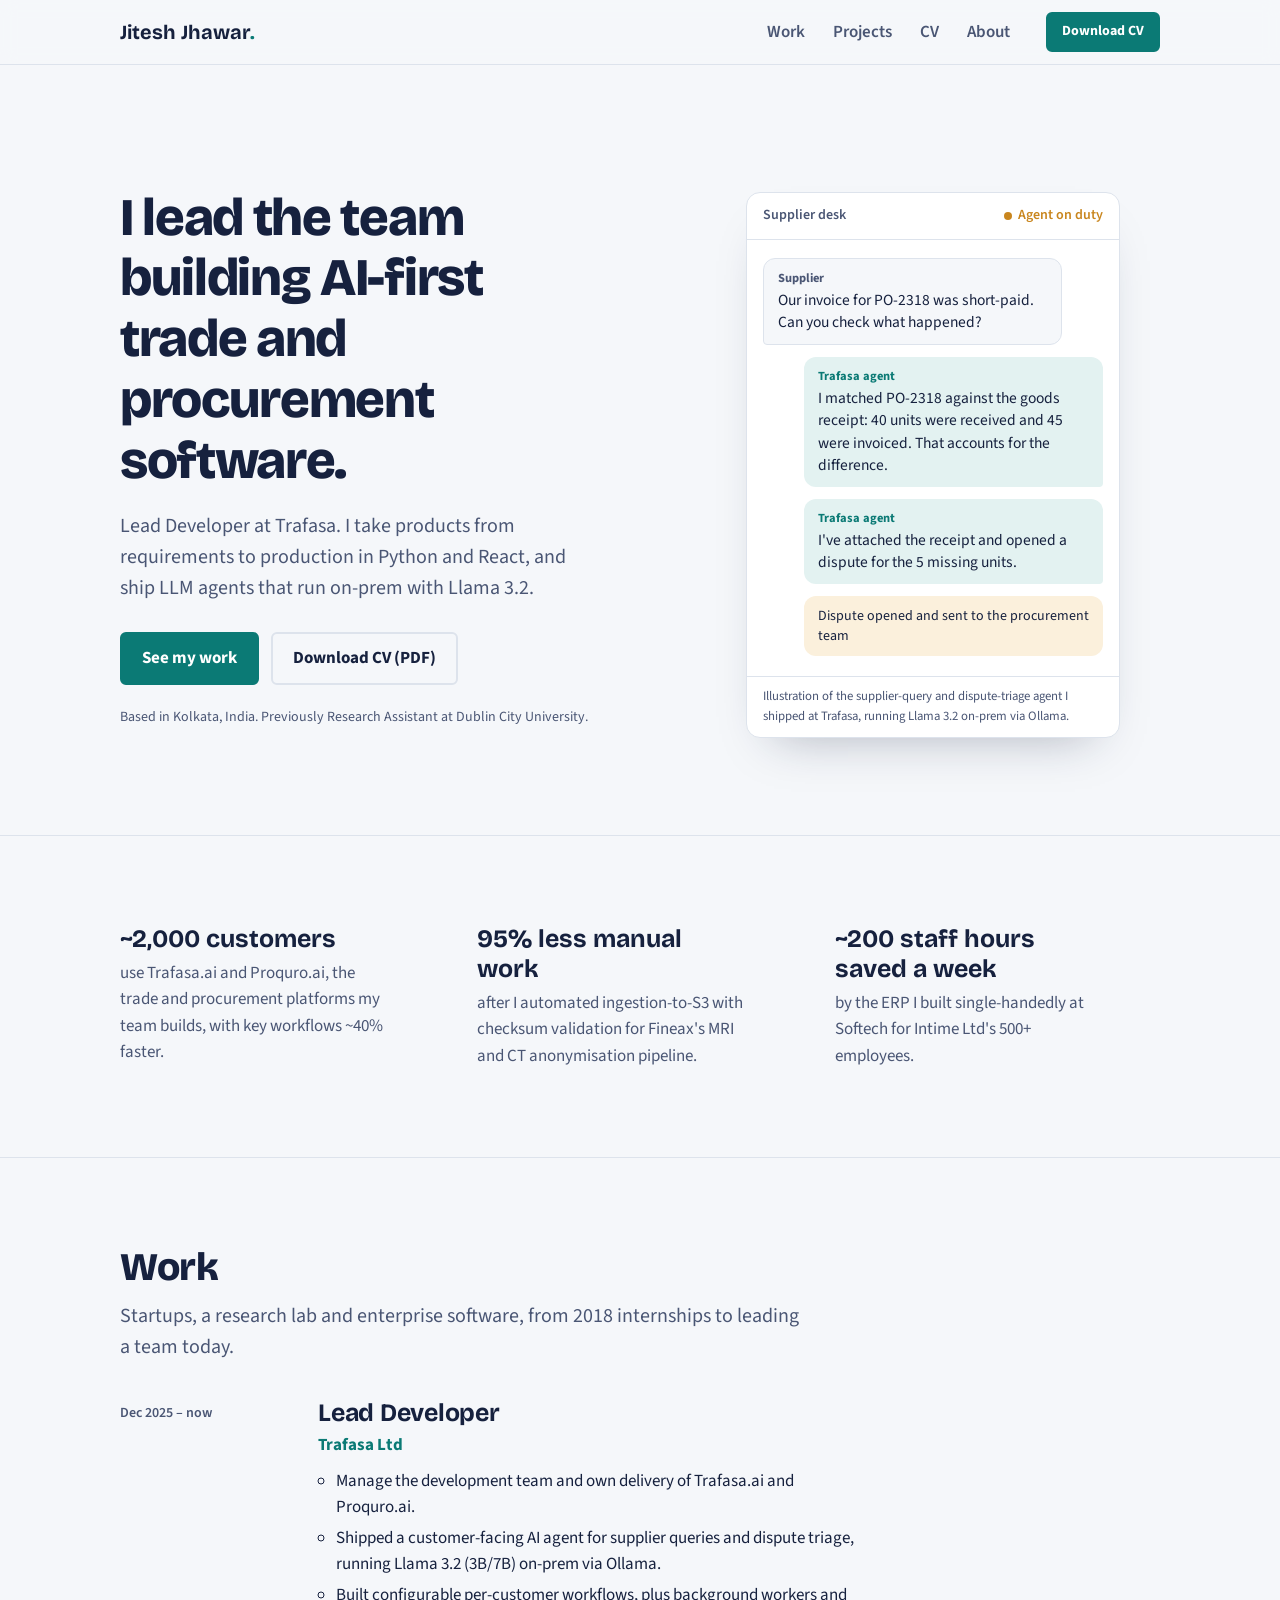
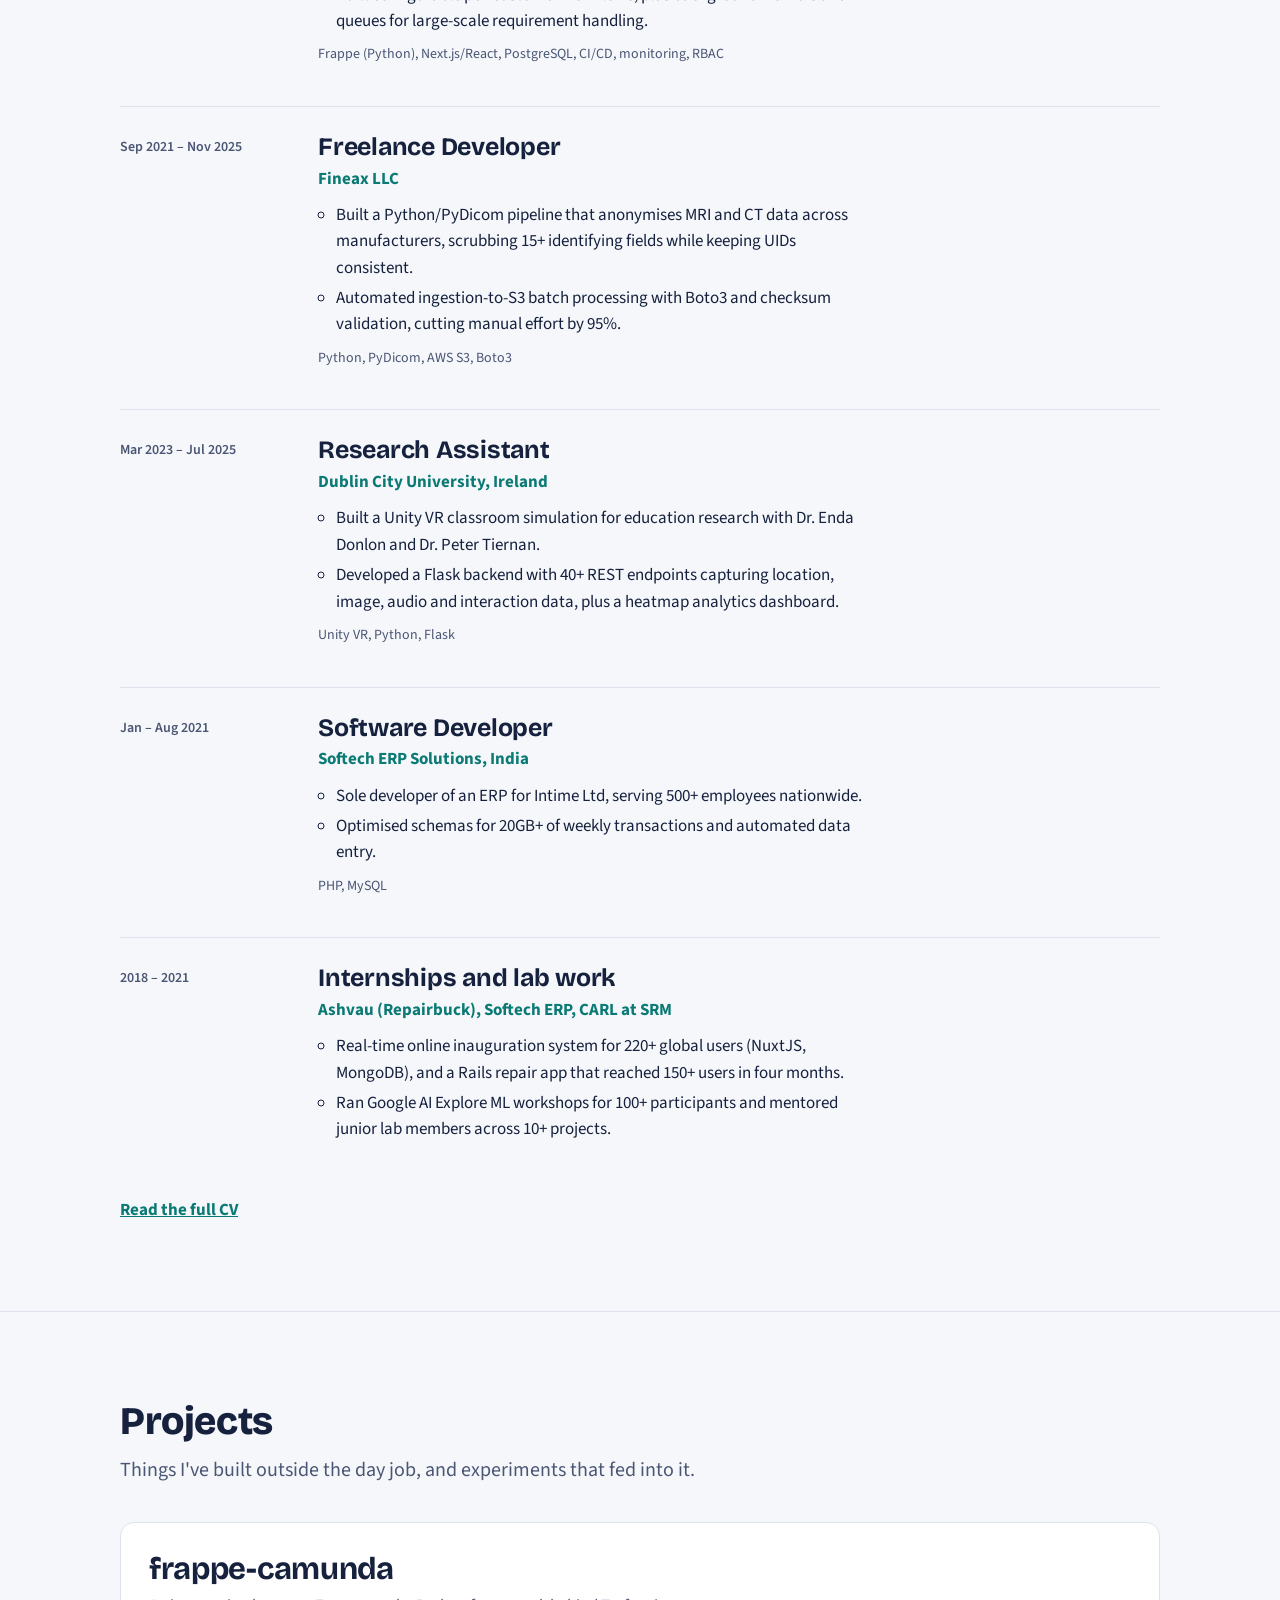
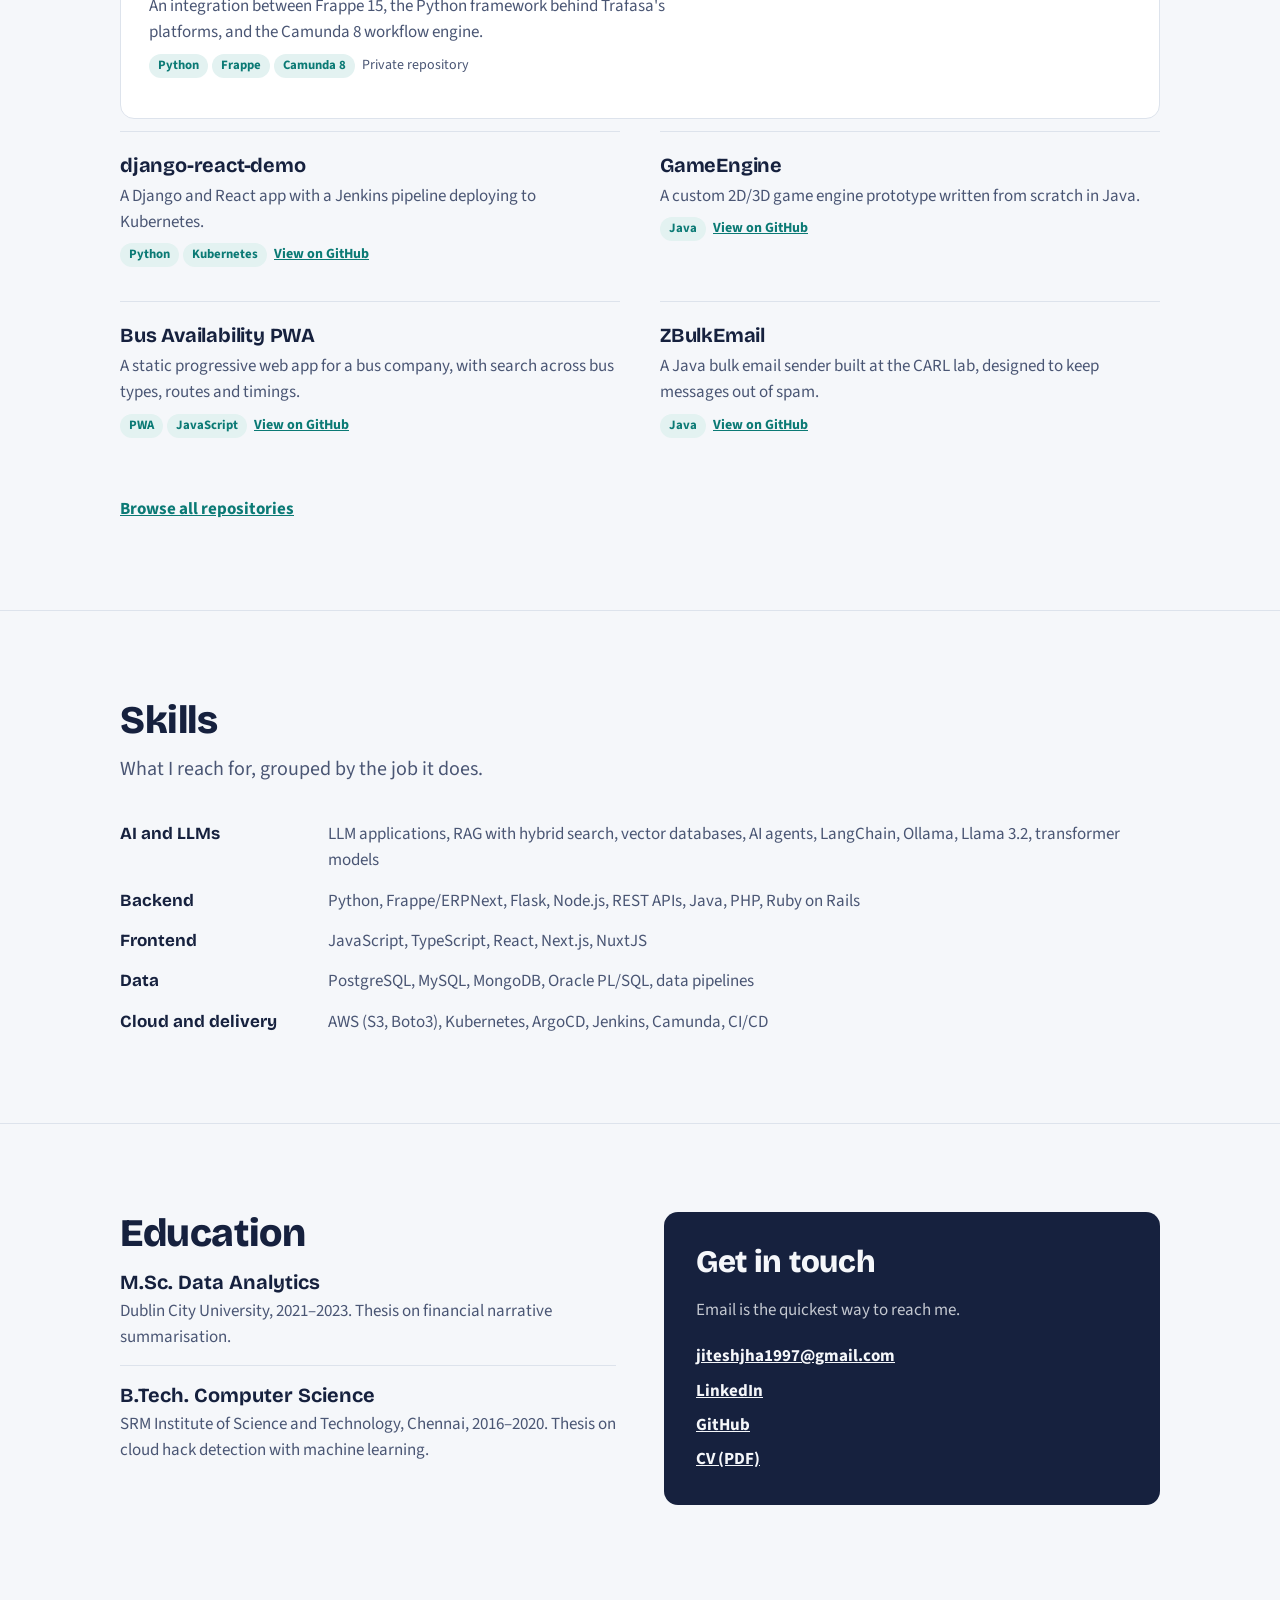
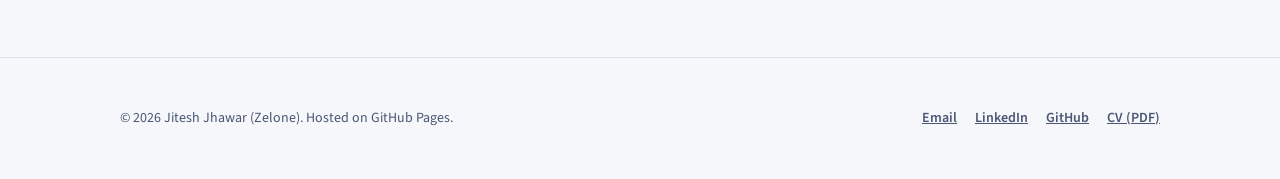
<file: index.html>
<!DOCTYPE html>
<html lang="en">

<head>
    <meta charset="utf-8">
    <meta name="viewport" content="width=device-width, initial-scale=1">
    <title>Jitesh Jhawar | Lead Developer, Full-Stack &amp; AI Engineer</title>
    <meta name="description"
        content="Jitesh Jhawar leads the team building AI-first trade and procurement platforms at Trafasa. Full-stack and AI engineer: Python, React/Next.js, on-prem LLM agents, RAG and data pipelines.">
    <meta name="author" content="Jitesh Jhawar">
    <meta property="og:title" content="Jitesh Jhawar | Lead Developer, Full-Stack & AI Engineer">
    <meta property="og:description" content="AI-first trade and procurement platforms, on-prem LLM agents, and full-stack products from requirements to production.">
    <meta property="og:url" content="https://zelone.github.io/">
    <link rel="icon"
        href="data:image/svg+xml,<svg xmlns=%22http://www.w3.org/2000/svg%22 viewBox=%220 0 100 100%22><rect width=%22100%22 height=%22100%22 rx=%2220%22 fill=%22%230B7A75%22/><text x=%2250%22 y=%2268%22 font-size=%2252%22 text-anchor=%22middle%22 fill=%22white%22 font-family=%22sans-serif%22 font-weight=%22700%22>JJ</text></svg>">
    <link rel="preconnect" href="https://fonts.googleapis.com">
    <link rel="preconnect" href="https://fonts.gstatic.com" crossorigin>
    <link href="https://fonts.googleapis.com/css2?family=Bricolage+Grotesque:opsz,wght@12..96,600;12..96,700;12..96,800&family=Source+Sans+3:wght@400;600;700&display=swap" rel="stylesheet">
    <link rel="stylesheet" href="/styles.css?v=20261104c">
</head>

<body>
    <div id="nav-placeholder"></div>

    <main class="main-content">
        <section class="hero">
            <div class="wrap">
                <div>
                    <h1>I lead the team building AI-first trade and procurement software.</h1>
                    <p class="intro">Lead Developer at Trafasa. I take products from requirements to production in
                        Python and React, and ship LLM agents that run on-prem with Llama 3.2.</p>
                    <div class="actions">
                        <a class="button" href="#work">See my work</a>
                        <a class="button quiet" href="/Jitesh_Jhawar_CV.pdf" download>Download CV (PDF)</a>
                    </div>
                    <p class="whereabouts">Based in Kolkata, India. Previously Research Assistant at Dublin City
                        University.</p>
                </div>

                <figure class="console" aria-label="Illustration of a supplier conversation handled by an AI agent">
                    <div class="console-head">
                        <span>Supplier desk</span>
                        <span class="status">Agent on duty</span>
                    </div>
                    <div class="console-body">
                        <div class="msg supplier"><span class="who">Supplier</span>Our invoice for PO-2318 was
                            short-paid. Can you check what happened?</div>
                        <div class="msg agent"><span class="who">Trafasa agent</span>I matched PO-2318 against the
                            goods receipt: 40 units were received and 45 were invoiced. That accounts for the
                            difference.</div>
                        <div class="msg agent"><span class="who">Trafasa agent</span>I've attached the receipt and opened
                            a dispute for the 5 missing units.</div>
                        <div class="msg route">Dispute opened and sent to the procurement team</div>
                    </div>
                    <figcaption class="console-foot">Illustration of the supplier-query and dispute-triage agent I
                        shipped at Trafasa, running Llama 3.2 on-prem via Ollama.</figcaption>
                </figure>
            </div>
        </section>

        <section class="band" aria-labelledby="impact-title">
            <div class="wrap">
                <h2 id="impact-title" class="sr-only">Impact</h2>
                <div class="proof">
                    <p><strong>~2,000 customers</strong>use Trafasa.ai and Proquro.ai, the trade and procurement
                        platforms my team builds, with key workflows ~40% faster.</p>
                    <p><strong>95% less manual work</strong>after I automated ingestion-to-S3 with checksum
                        validation for Fineax's MRI and CT anonymisation pipeline.</p>
                    <p><strong>~200 staff hours saved a week</strong>by the ERP I built single-handedly at Softech
                        for Intime Ltd's 500+ employees.</p>
                </div>
            </div>
        </section>

        <section class="band" id="work" aria-labelledby="work-title">
            <div class="wrap">
                <h2 id="work-title">Work</h2>
                <p class="lede">Startups, a research lab and enterprise software, from 2018 internships to leading a
                    team today.</p>
                <ol class="work" reversed>
                    <li>
                        <div class="when">Dec 2025 – now</div>
                        <div>
                            <h3>Lead Developer</h3>
                            <p class="org">Trafasa Ltd</p>
                            <ul>
                                <li>Manage the development team and own delivery of Trafasa.ai and Proquro.ai.</li>
                                <li>Shipped a customer-facing AI agent for supplier queries and dispute triage, running
                                    Llama 3.2 (3B/7B) on-prem via Ollama.</li>
                                <li>Built configurable per-customer workflows, plus background workers and queues for
                                    large-scale requirement handling.</li>
                            </ul>
                            <p class="stack">Frappe (Python), Next.js/React, PostgreSQL, CI/CD, monitoring, RBAC</p>
                        </div>
                    </li>
                    <li>
                        <div class="when">Sep 2021 – Nov 2025</div>
                        <div>
                            <h3>Freelance Developer</h3>
                            <p class="org">Fineax LLC</p>
                            <ul>
                                <li>Built a Python/PyDicom pipeline that anonymises MRI and CT data across
                                    manufacturers, scrubbing 15+ identifying fields while keeping UIDs consistent.</li>
                                <li>Automated ingestion-to-S3 batch processing with Boto3 and checksum validation,
                                    cutting manual effort by 95%.</li>
                            </ul>
                            <p class="stack">Python, PyDicom, AWS S3, Boto3</p>
                        </div>
                    </li>
                    <li>
                        <div class="when">Mar 2023 – Jul 2025</div>
                        <div>
                            <h3>Research Assistant</h3>
                            <p class="org">Dublin City University, Ireland</p>
                            <ul>
                                <li>Built a Unity VR classroom simulation for education research with Dr. Enda Donlon
                                    and Dr. Peter Tiernan.</li>
                                <li>Developed a Flask backend with 40+ REST endpoints capturing location, image, audio
                                    and interaction data, plus a heatmap analytics dashboard.</li>
                            </ul>
                            <p class="stack">Unity VR, Python, Flask</p>
                        </div>
                    </li>
                    <li>
                        <div class="when">Jan – Aug 2021</div>
                        <div>
                            <h3>Software Developer</h3>
                            <p class="org">Softech ERP Solutions, India</p>
                            <ul>
                                <li>Sole developer of an ERP for Intime Ltd, serving 500+ employees nationwide.</li>
                                <li>Optimised schemas for 20GB+ of weekly transactions and automated data entry.</li>
                            </ul>
                            <p class="stack">PHP, MySQL</p>
                        </div>
                    </li>
                    <li>
                        <div class="when">2018 – 2021</div>
                        <div>
                            <h3>Internships and lab work</h3>
                            <p class="org">Ashvau (Repairbuck), Softech ERP, CARL at SRM</p>
                            <ul>
                                <li>Real-time online inauguration system for 220+ global users (NuxtJS, MongoDB), and a
                                    Rails repair app that reached 150+ users in four months.</li>
                                <li>Ran Google AI Explore ML workshops for 100+ participants and mentored junior lab
                                    members across 10+ projects.</li>
                            </ul>
                        </div>
                    </li>
                </ol>
                <a class="more-link" href="/jobs.html">Read the full CV</a>
            </div>
        </section>

        <section class="band" id="projects" aria-labelledby="projects-title">
            <div class="wrap">
                <h2 id="projects-title">Projects</h2>
                <p class="lede">Things I've built outside the day job, and experiments that fed into it.</p>
                <div class="projects">
                    <article class="project lead">
                        <h3>frappe-camunda</h3>
                        <p>An integration between Frappe 15, the Python framework behind Trafasa's platforms, and the
                            Camunda 8 workflow engine.</p>
                        <p class="meta"><span class="tag">Python</span><span class="tag">Frappe</span><span
                                class="tag">Camunda 8</span> Private repository</p>
                    </article>
                    <article class="project">
                        <h3>django-react-demo</h3>
                        <p>A Django and React app with a Jenkins pipeline deploying to Kubernetes.</p>
                        <p class="meta"><span class="tag">Python</span><span class="tag">Kubernetes</span> <a
                                href="https://github.com/Zelone/django-react-demo">View on GitHub</a></p>
                    </article>
                    <article class="project">
                        <h3>GameEngine</h3>
                        <p>A custom 2D/3D game engine prototype written from scratch in Java.</p>
                        <p class="meta"><span class="tag">Java</span> <a
                                href="https://github.com/Zelone/GameEngine">View on GitHub</a></p>
                    </article>
                    <article class="project">
                        <h3>Bus Availability PWA</h3>
                        <p>A static progressive web app for a bus company, with search across bus types, routes and
                            timings.</p>
                        <p class="meta"><span class="tag">PWA</span><span class="tag">JavaScript</span> <a
                                href="https://github.com/Zelone/Bus-Availability-ProgressiveWebApp">View on GitHub</a>
                        </p>
                    </article>
                    <article class="project">
                        <h3>ZBulkEmail</h3>
                        <p>A Java bulk email sender built at the CARL lab, designed to keep messages out of spam.</p>
                        <p class="meta"><span class="tag">Java</span> <a
                                href="https://github.com/Zelone/ZBulkEmail">View on GitHub</a></p>
                    </article>
                </div>
                <a class="more-link" href="/repositories.html">Browse all repositories</a>
            </div>
        </section>

        <section class="band" aria-labelledby="skills-title">
            <div class="wrap">
                <h2 id="skills-title">Skills</h2>
                <p class="lede">What I reach for, grouped by the job it does.</p>
                <dl class="skills">
                    <dt>AI and LLMs</dt>
                    <dd>LLM applications, RAG with hybrid search, vector databases, AI agents, LangChain, Ollama, Llama
                        3.2, transformer models</dd>
                    <dt>Backend</dt>
                    <dd>Python, Frappe/ERPNext, Flask, Node.js, REST APIs, Java, PHP, Ruby on Rails</dd>
                    <dt>Frontend</dt>
                    <dd>JavaScript, TypeScript, React, Next.js, NuxtJS</dd>
                    <dt>Data</dt>
                    <dd>PostgreSQL, MySQL, MongoDB, Oracle PL/SQL, data pipelines</dd>
                    <dt>Cloud and delivery</dt>
                    <dd>AWS (S3, Boto3), Kubernetes, ArgoCD, Jenkins, Camunda, CI/CD</dd>
                </dl>
            </div>
        </section>

        <section class="band" id="contact">
            <div class="wrap split">
                <div>
                    <h2>Education</h2>
                    <ul class="edu">
                        <li><b>M.Sc. Data Analytics</b><span>Dublin City University, 2021–2023. Thesis on financial
                                narrative summarisation.</span></li>
                        <li><b>B.Tech. Computer Science</b><span>SRM Institute of Science and Technology, Chennai,
                                2016–2020. Thesis on cloud hack detection with machine learning.</span></li>
                    </ul>
                </div>
                <div class="contact">
                    <h2>Get in touch</h2>
                    <p>Email is the quickest way to reach me.</p>
                    <ul>
                        <li><a href="mailto:jiteshjha1997@gmail.com">jiteshjha1997@gmail.com</a></li>
                        <li><a href="https://linkedin.com/in/jitesh-jhawar" target="_blank" rel="noopener">LinkedIn</a>
                        </li>
                        <li><a href="https://github.com/Zelone" target="_blank" rel="noopener">GitHub</a></li>
                        <li><a href="/Jitesh_Jhawar_CV.pdf" download>CV (PDF)</a></li>
                    </ul>
                </div>
            </div>
        </section>
    </main>

    <div id="footer-placeholder"></div>
    <script src="/include.js?v=20261104b"></script>
</body>

</html>
</file>
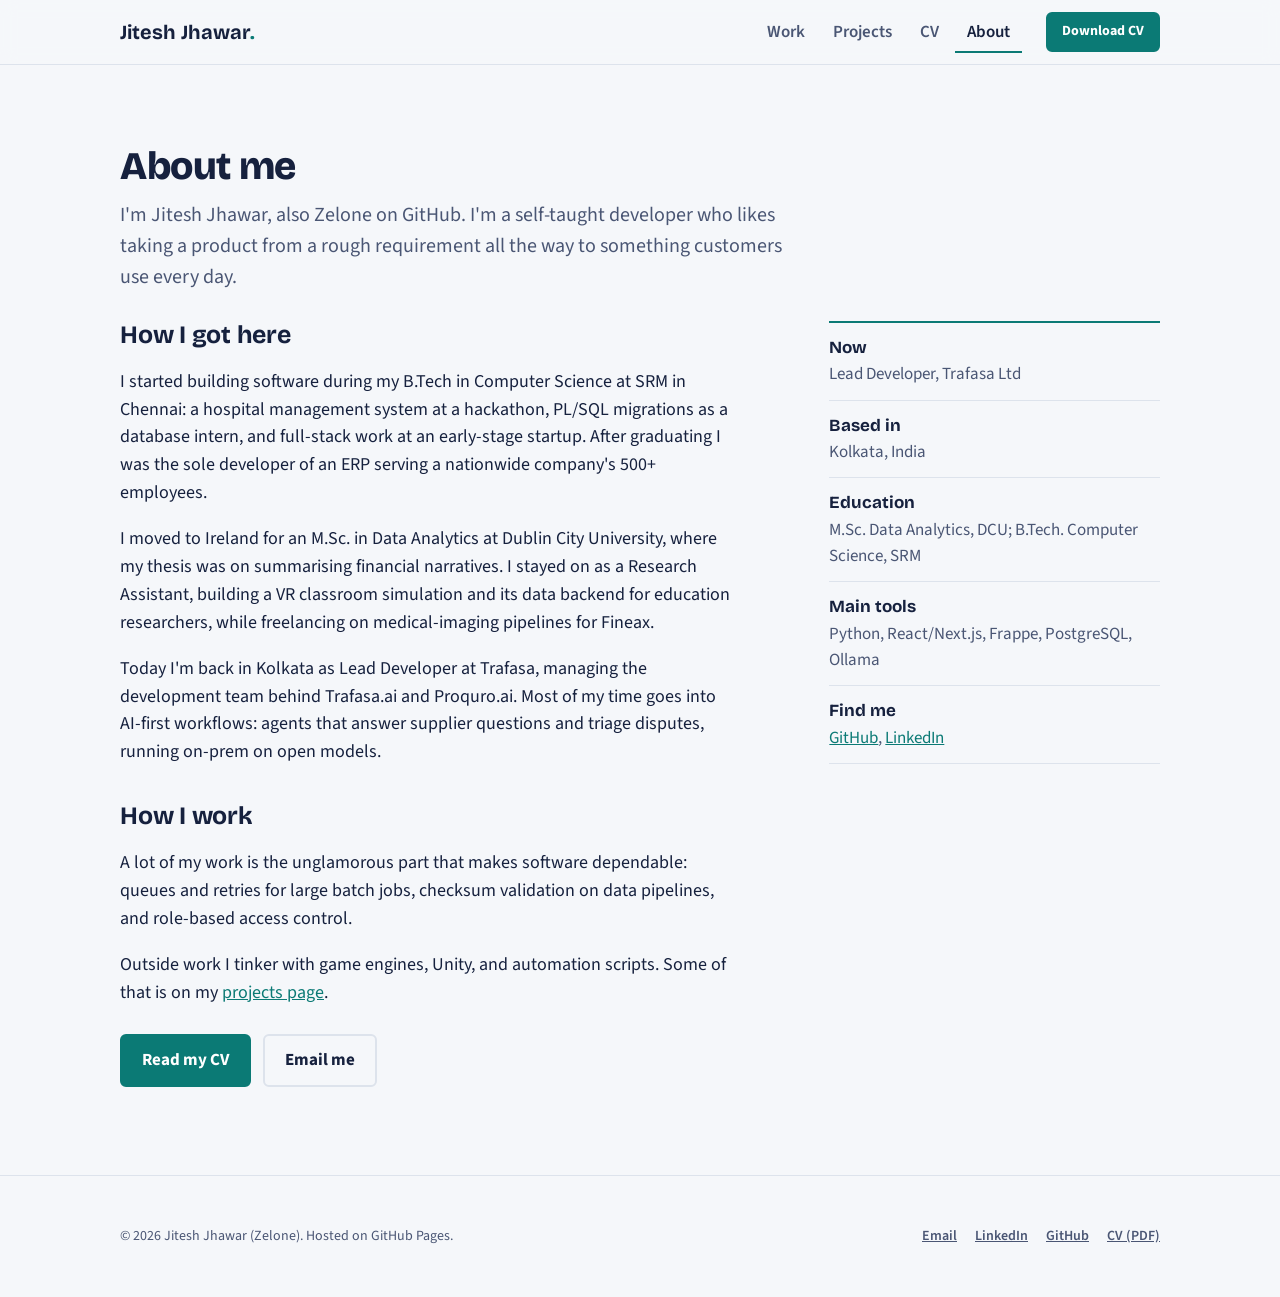
<file: about.html>
<!DOCTYPE html>
<html lang="en">

<head>
    <meta charset="utf-8">
    <meta name="viewport" content="width=device-width, initial-scale=1">
    <title>About | Jitesh Jhawar</title>
    <meta name="description"
        content="About Jitesh Jhawar: self-taught developer from India, M.Sc. Data Analytics at DCU, now Lead Developer at Trafasa building AI-first trade and procurement software.">
    <meta name="author" content="Jitesh Jhawar">
    <link rel="icon"
        href="data:image/svg+xml,<svg xmlns=%22http://www.w3.org/2000/svg%22 viewBox=%220 0 100 100%22><rect width=%22100%22 height=%22100%22 rx=%2220%22 fill=%22%230B7A75%22/><text x=%2250%22 y=%2268%22 font-size=%2252%22 text-anchor=%22middle%22 fill=%22white%22 font-family=%22sans-serif%22 font-weight=%22700%22>JJ</text></svg>">
    <link rel="preconnect" href="https://fonts.googleapis.com">
    <link rel="preconnect" href="https://fonts.gstatic.com" crossorigin>
    <link href="https://fonts.googleapis.com/css2?family=Bricolage+Grotesque:opsz,wght@12..96,600;12..96,700;12..96,800&family=Source+Sans+3:wght@400;600;700&display=swap" rel="stylesheet">
    <link rel="stylesheet" href="/styles.css?v=20261104c">
    <style>
        .about-body { display: grid; grid-template-columns: 2fr 1fr; gap: 48px; padding-bottom: 24px; }
        .about-body p { max-width: var(--measure); font-size: 1.125rem; }
        .about-body h2 { font-size: var(--step-2); margin: 36px 0 10px; }
        .about-body h2:first-child { margin-top: 0; }
        .facts { list-style: none; padding: 0; margin: 0; border-top: 2px solid var(--teal); }
        .facts li { padding: 12px 0; border-bottom: 1px solid var(--line); }
        .facts b { display: block; font-family: var(--font-display); }
        .facts span { color: var(--ink-soft); }
        @media (max-width: 860px) { .about-body { grid-template-columns: 1fr; } }
    </style>
</head>

<body>
    <div id="nav-placeholder"></div>

    <main class="main-content">
        <header class="page-head">
            <div class="wrap">
                <h1>About me</h1>
                <p>I'm Jitesh Jhawar, also Zelone on GitHub. I'm a self-taught developer who likes taking a product
                    from a rough requirement all the way to something customers use every day.</p>
            </div>
        </header>

        <div class="wrap about-body">
            <div>
                <h2>How I got here</h2>
                <p>I started building software during my B.Tech in Computer Science at SRM in Chennai: a hospital
                    management system at a hackathon, PL/SQL migrations as a database intern, and full-stack work at an
                    early-stage startup. After graduating I was the sole developer of an ERP serving a nationwide
                    company's 500+ employees.</p>
                <p>I moved to Ireland for an M.Sc. in Data Analytics at Dublin City University, where my thesis was on
                    summarising financial narratives. I stayed on as a Research Assistant, building a VR classroom
                    simulation and its data backend for education researchers, while freelancing on medical-imaging
                    pipelines for Fineax.</p>
                <p>Today I'm back in Kolkata as Lead Developer at Trafasa, managing the development team behind
                    Trafasa.ai and Proquro.ai. Most of my time goes into AI-first workflows: agents that answer
                    supplier questions and triage disputes, running on-prem on open models.</p>

                <h2>How I work</h2>
                <p>A lot of my work is the unglamorous part that makes software dependable: queues and retries for
                    large batch jobs, checksum validation on data pipelines, and role-based access control.</p>
                <p>Outside work I tinker with game engines, Unity, and automation scripts. Some of that is on my <a
                        href="/repositories.html">projects page</a>.</p>

                <div style="display:flex;gap:12px;flex-wrap:wrap;margin-top:28px">
                    <a class="button" href="/jobs.html">Read my CV</a>
                    <a class="button quiet" href="mailto:jiteshjha1997@gmail.com">Email me</a>
                </div>
            </div>

            <aside aria-label="Quick facts">
                <ul class="facts">
                    <li><b>Now</b><span>Lead Developer, Trafasa Ltd</span></li>
                    <li><b>Based in</b><span>Kolkata, India</span></li>
                    <li><b>Education</b><span>M.Sc. Data Analytics, DCU; B.Tech. Computer Science, SRM</span></li>
                    <li><b>Main tools</b><span>Python, React/Next.js, Frappe, PostgreSQL, Ollama</span></li>
                    <li><b>Find me</b><span><a href="https://github.com/Zelone">GitHub</a>, <a
                                href="https://linkedin.com/in/jitesh-jhawar">LinkedIn</a></span></li>
                </ul>
            </aside>
        </div>
    </main>

    <div id="footer-placeholder"></div>
    <script src="/include.js?v=20261104b"></script>
</body>

</html>
</file>
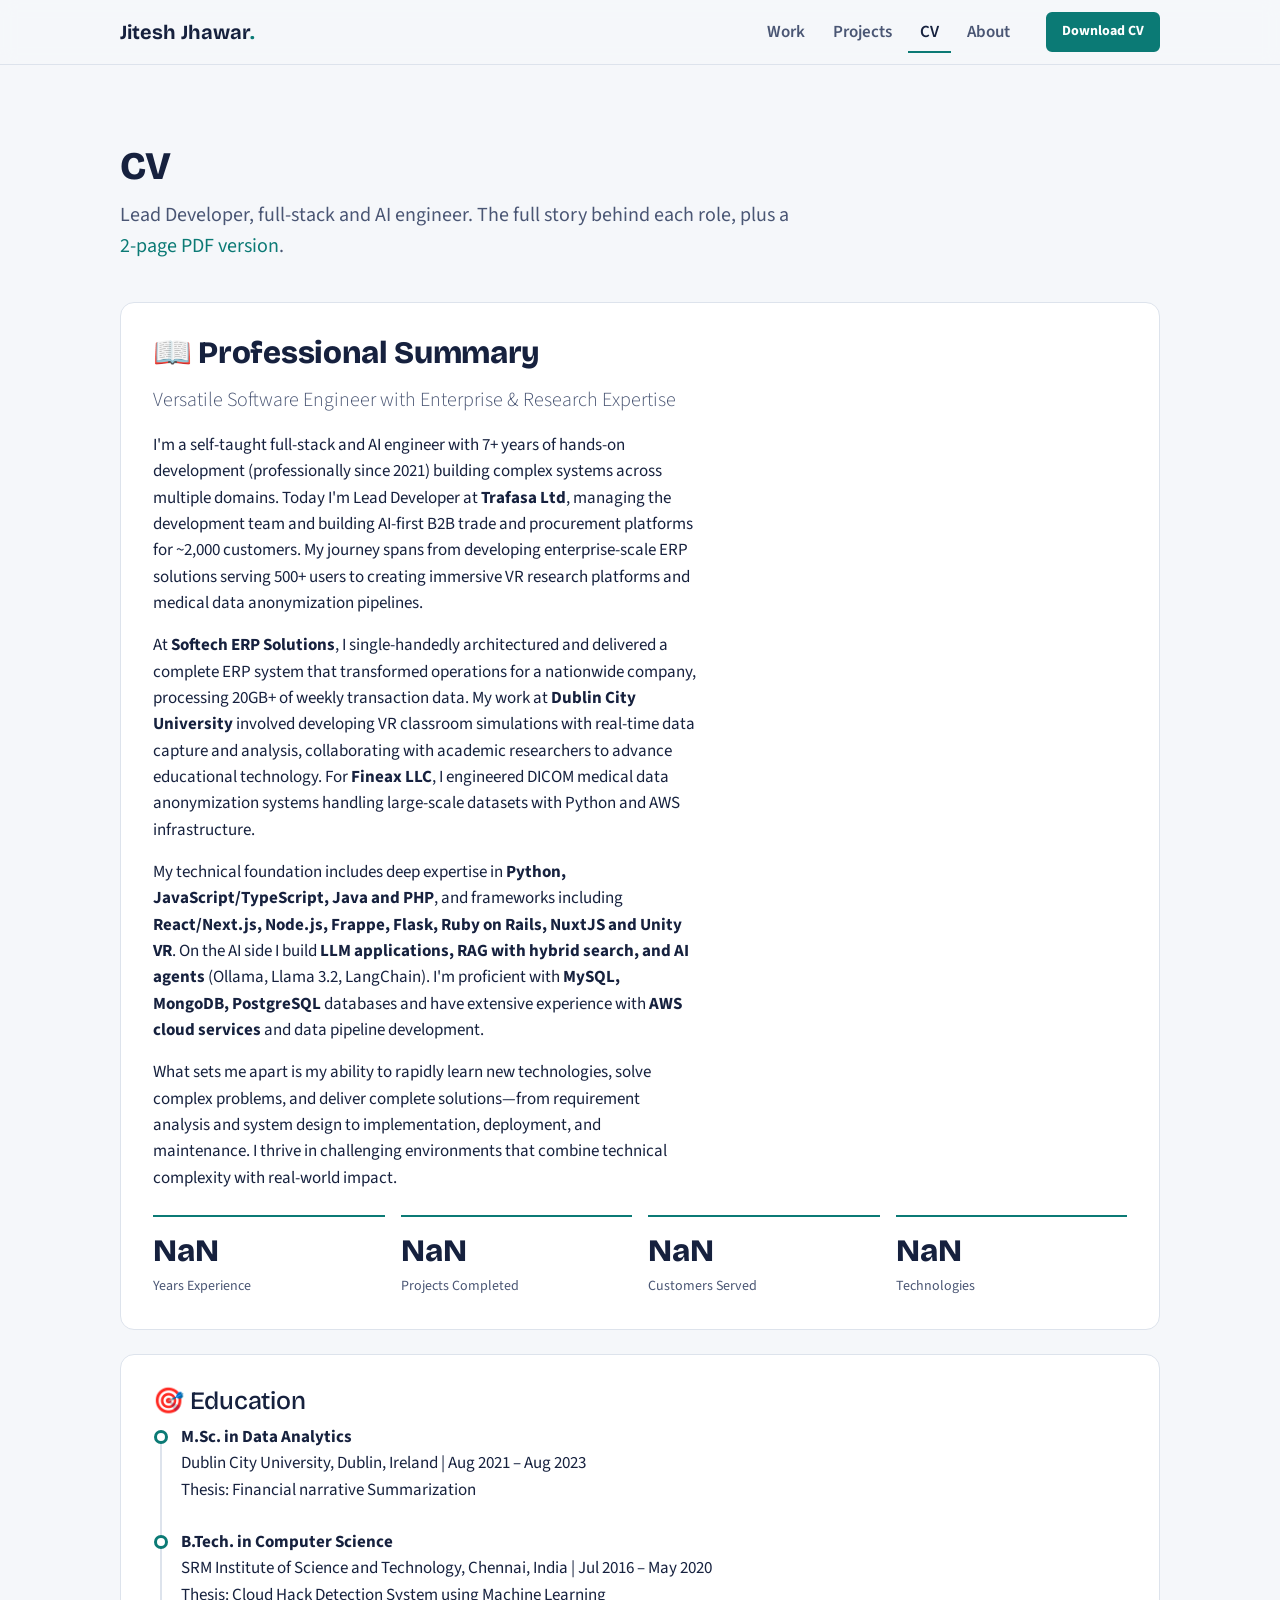
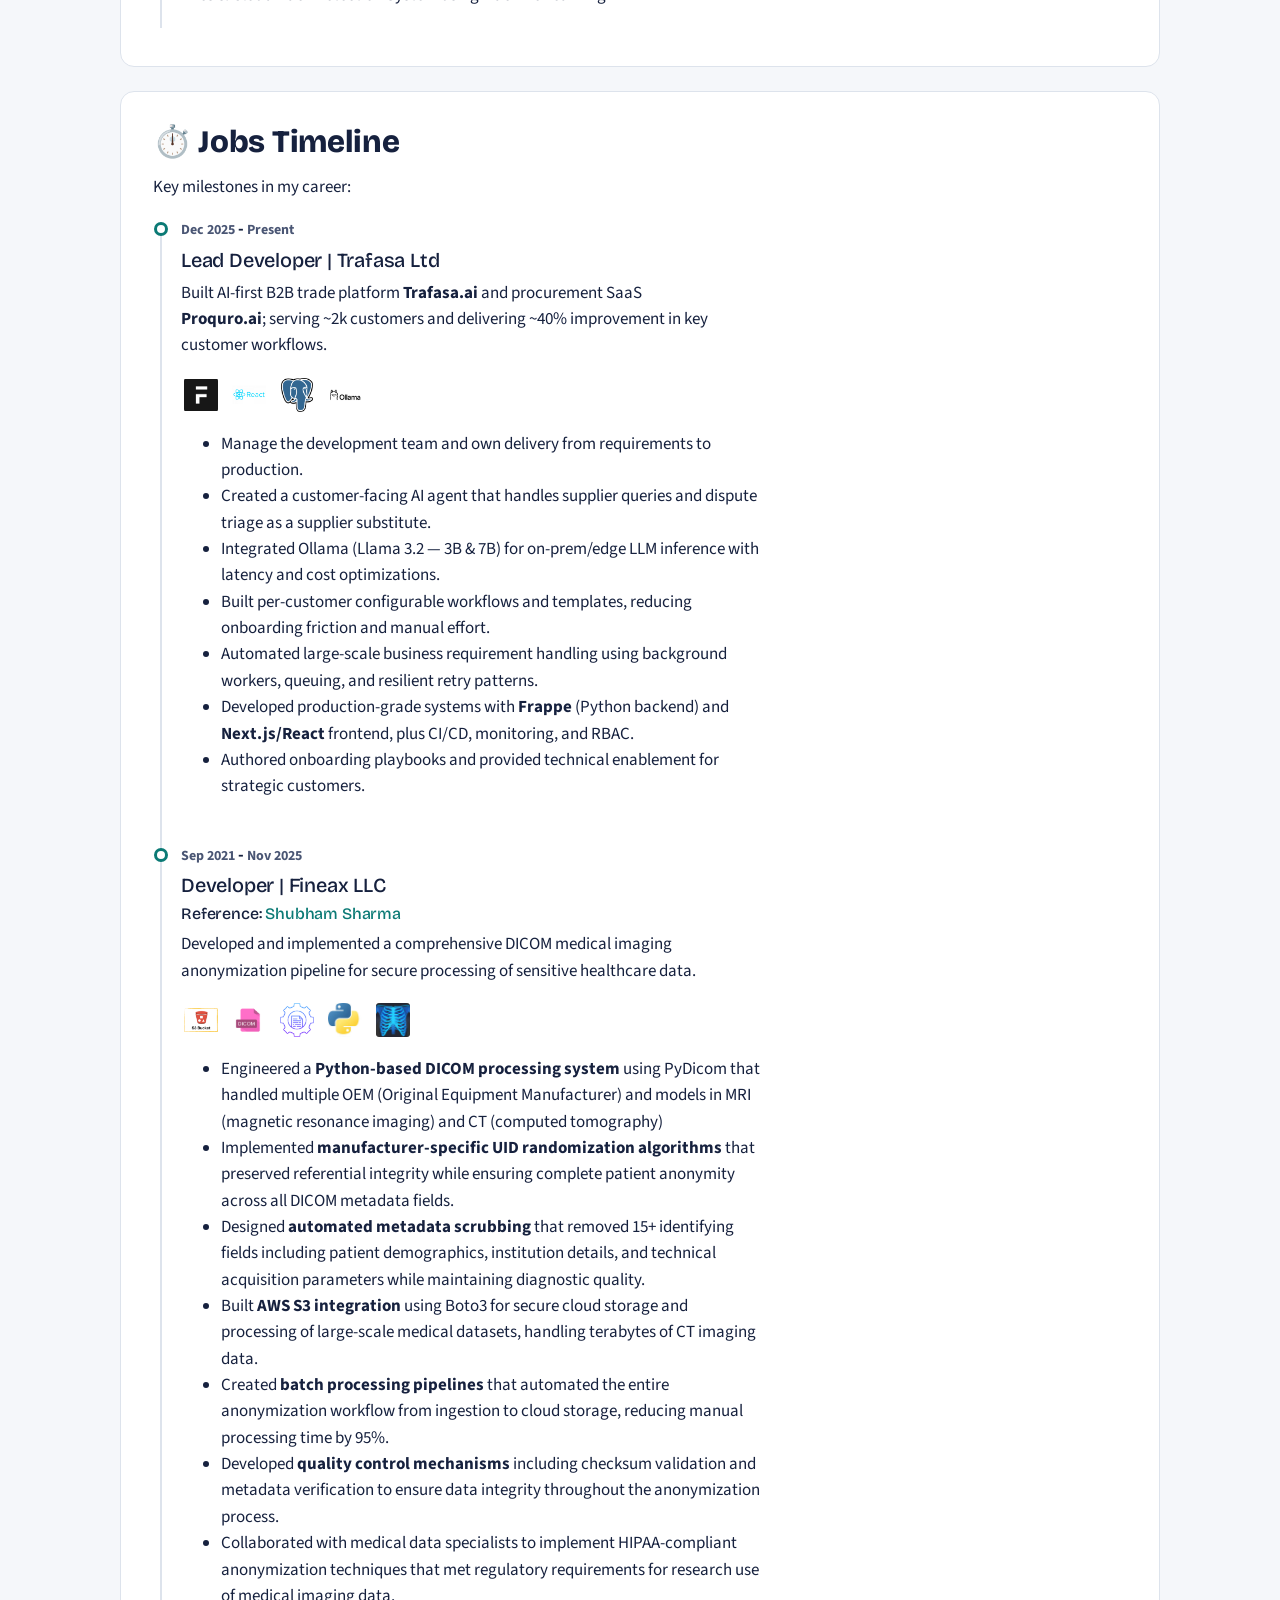
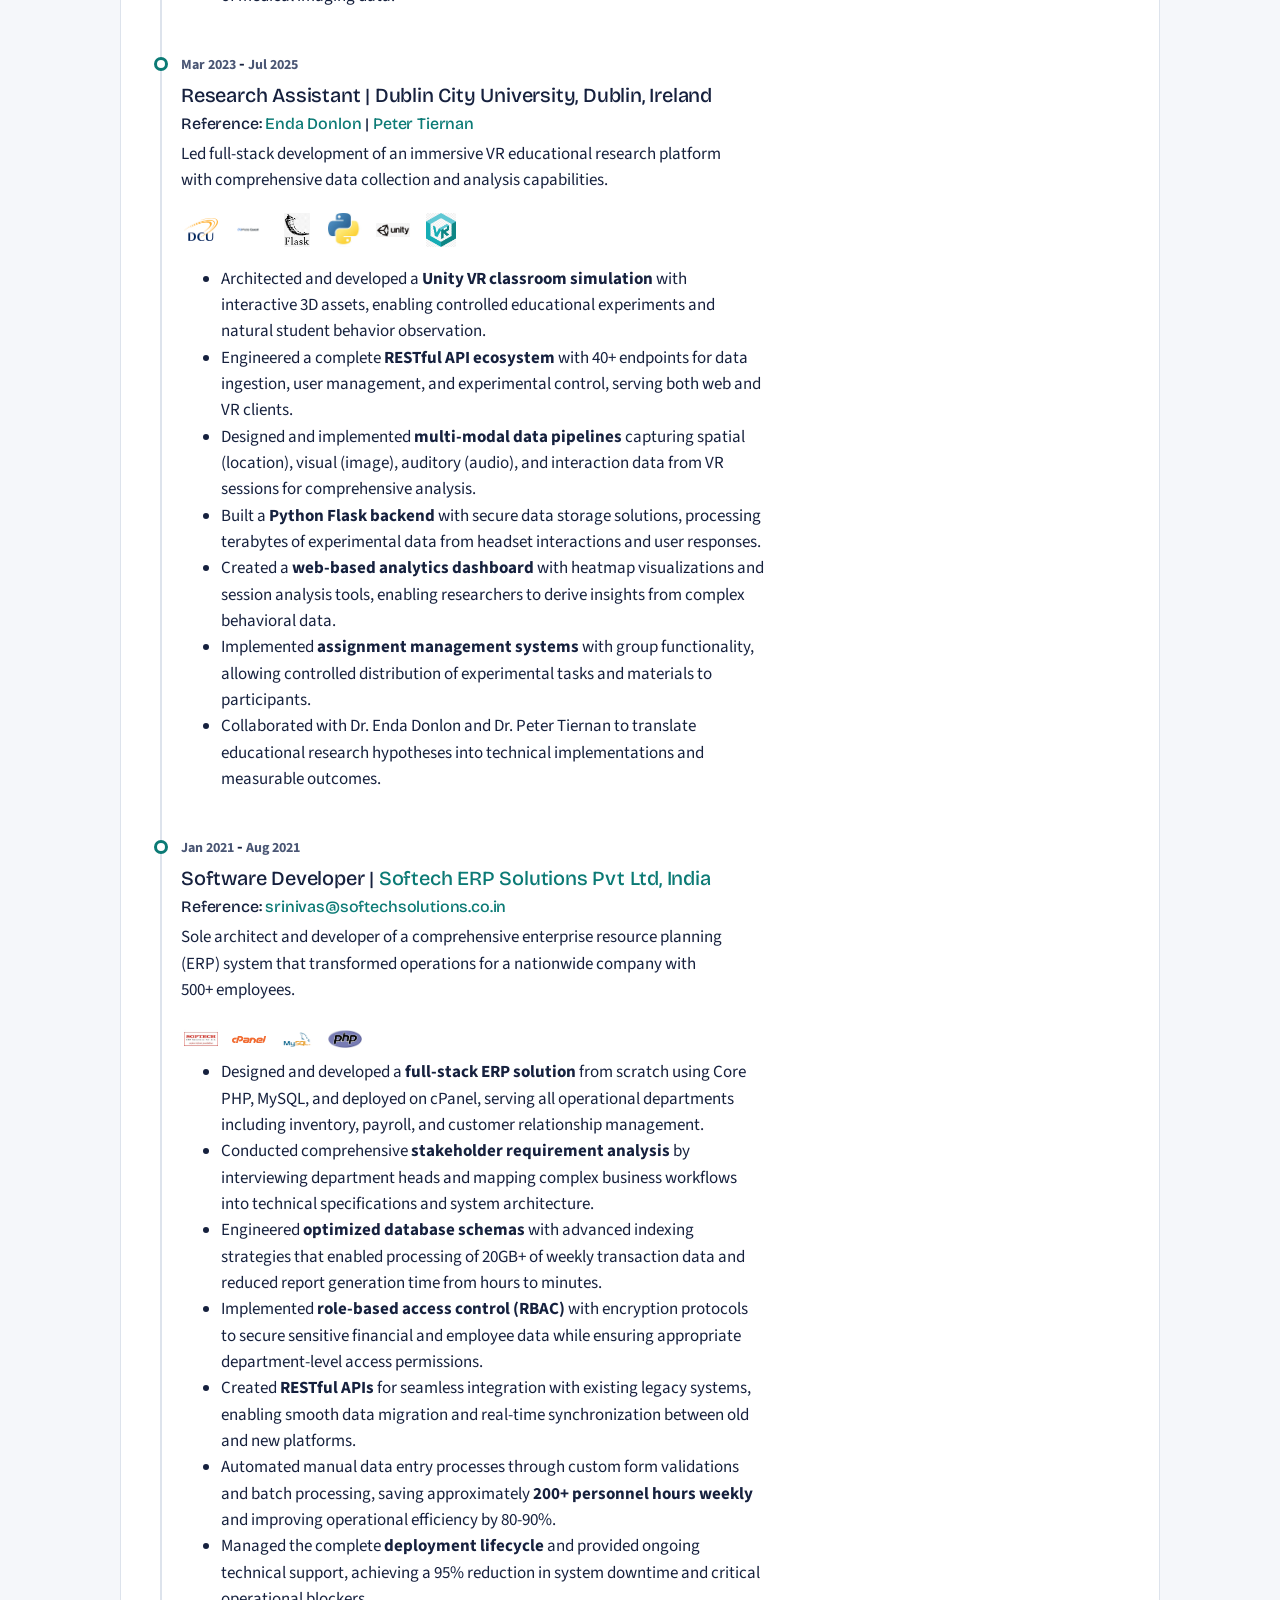
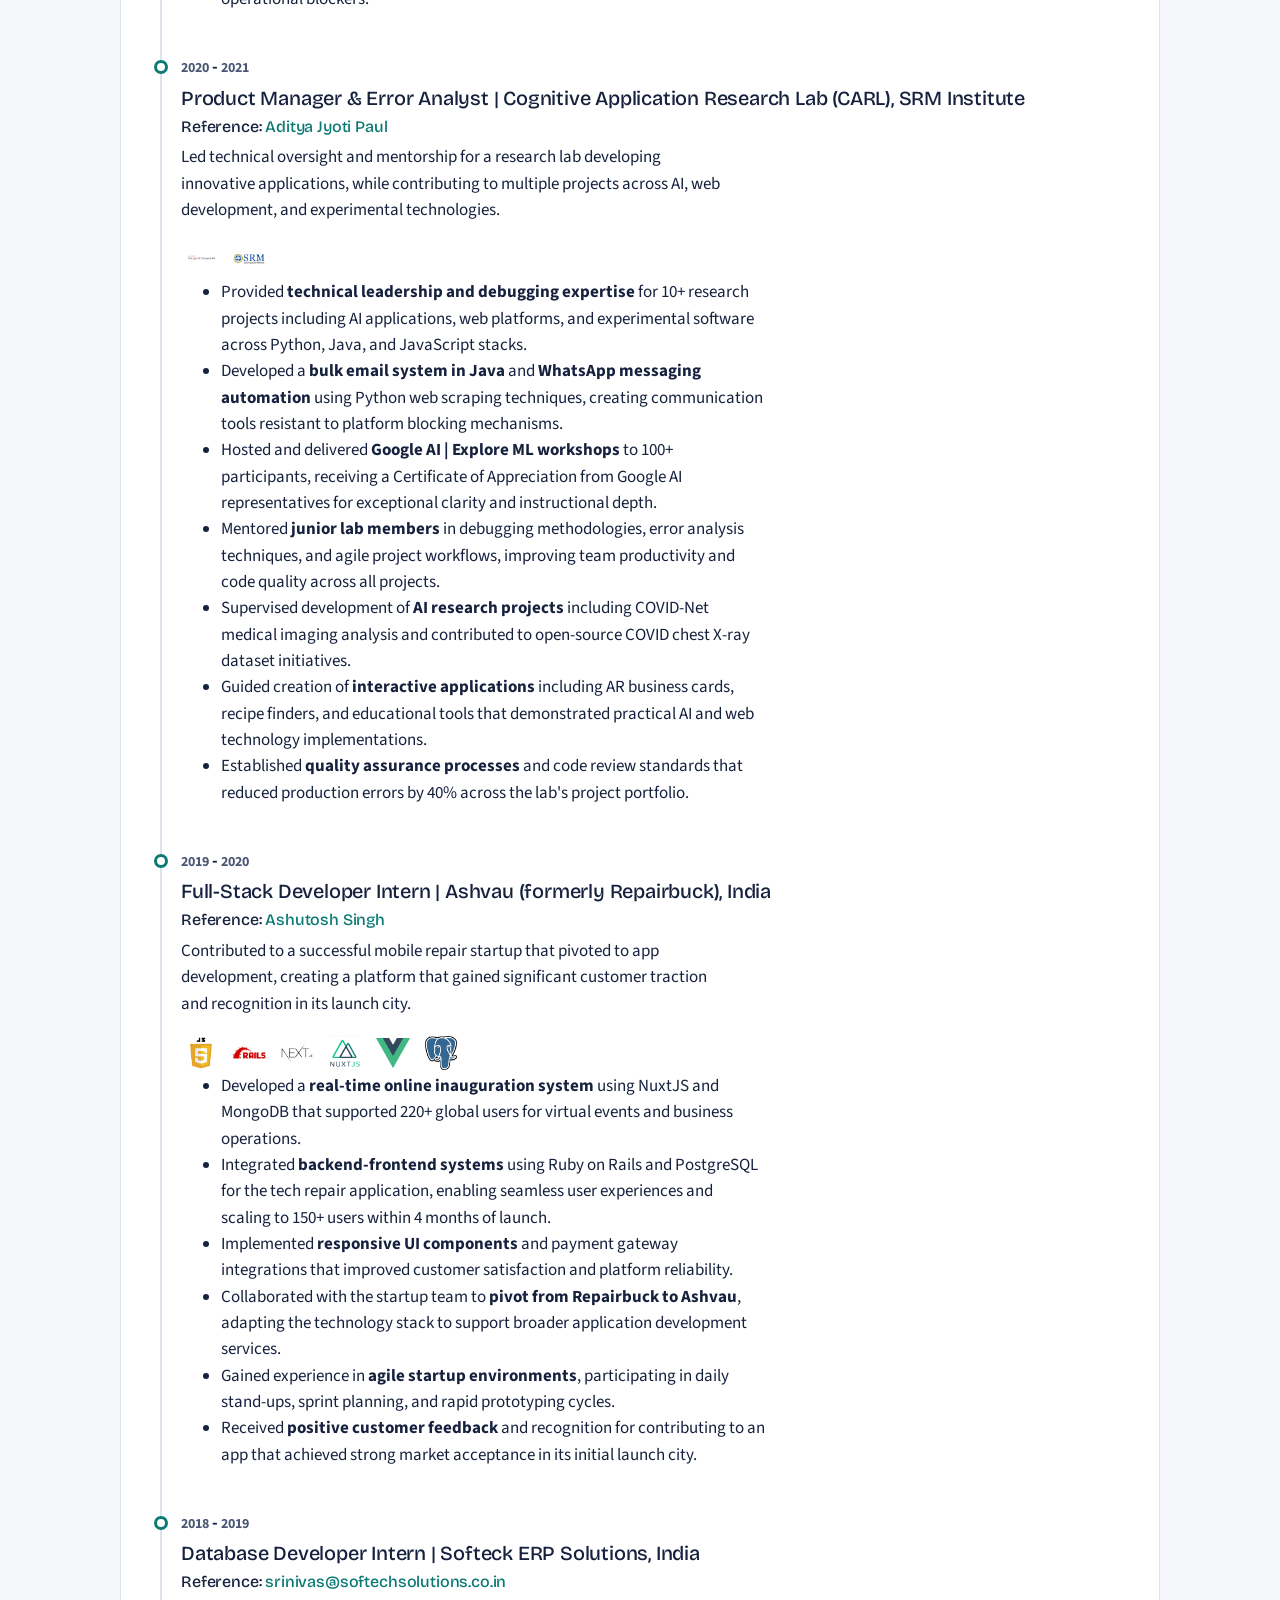
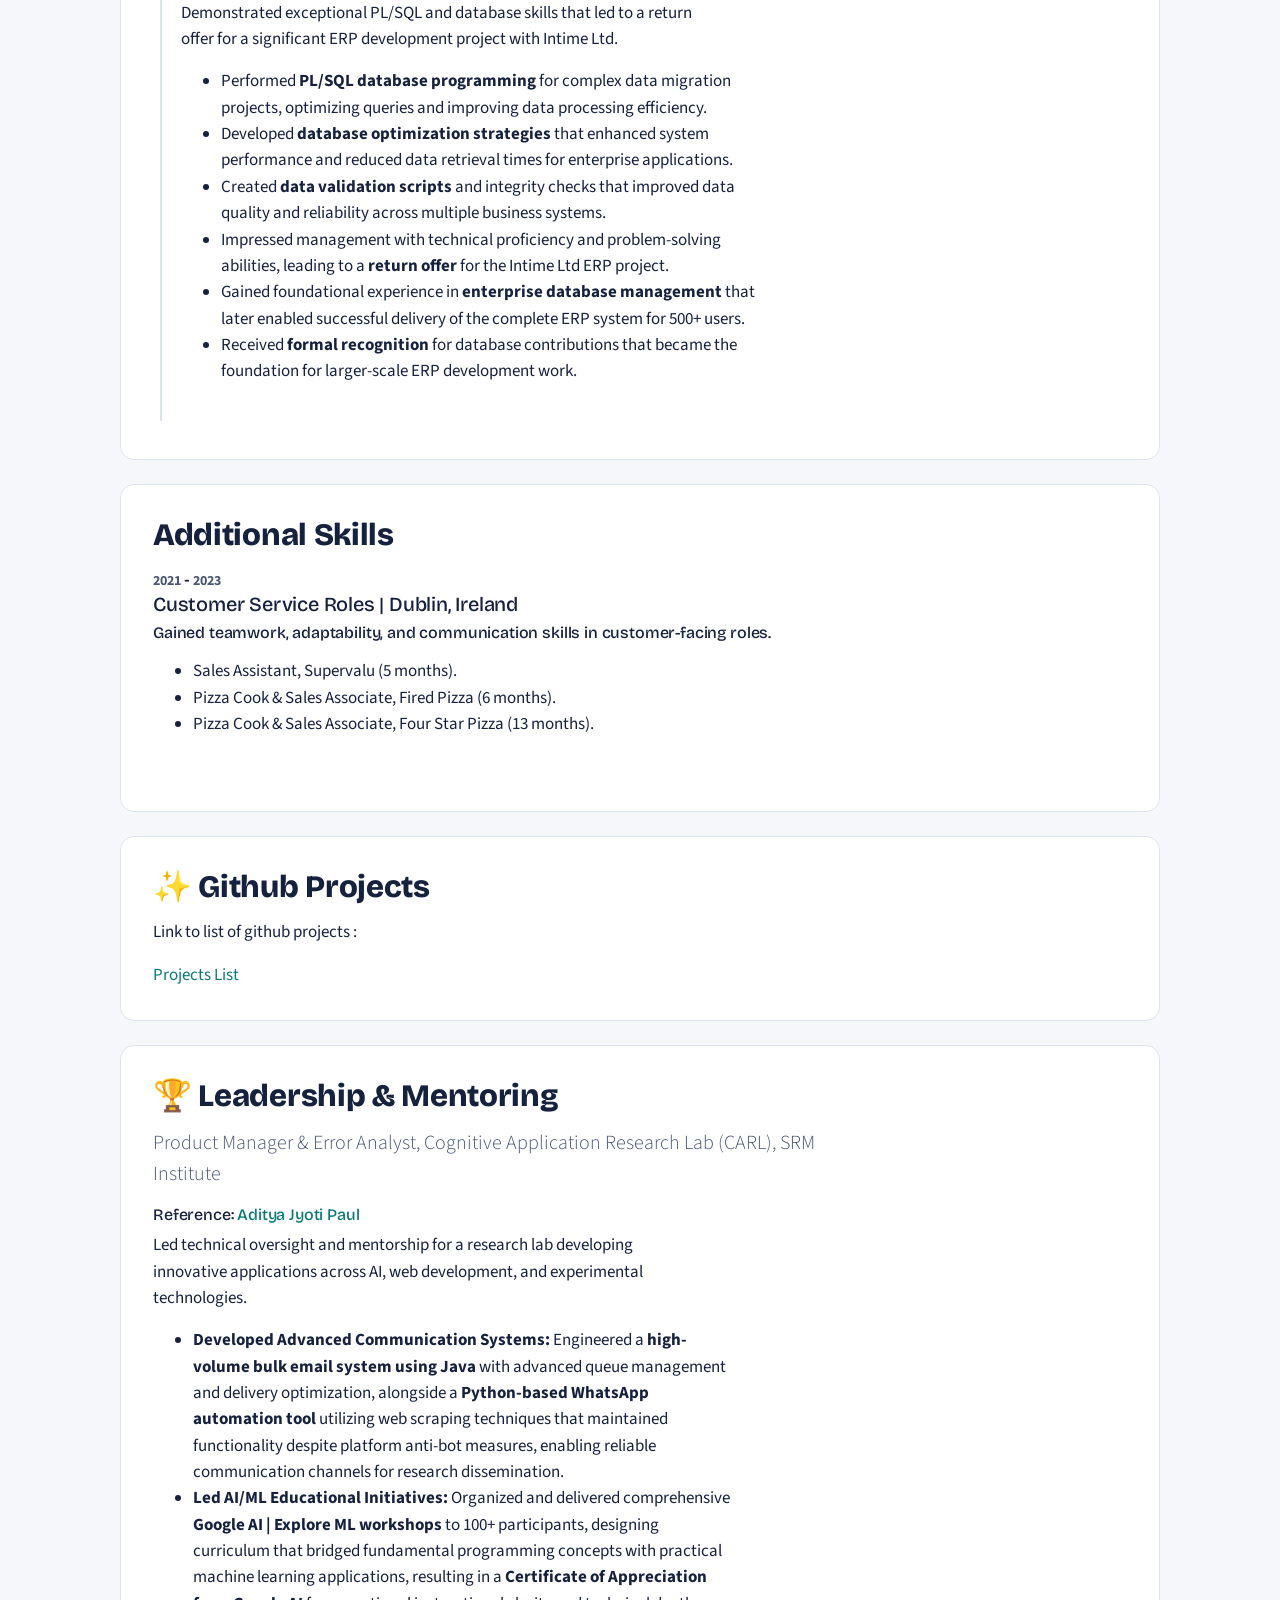
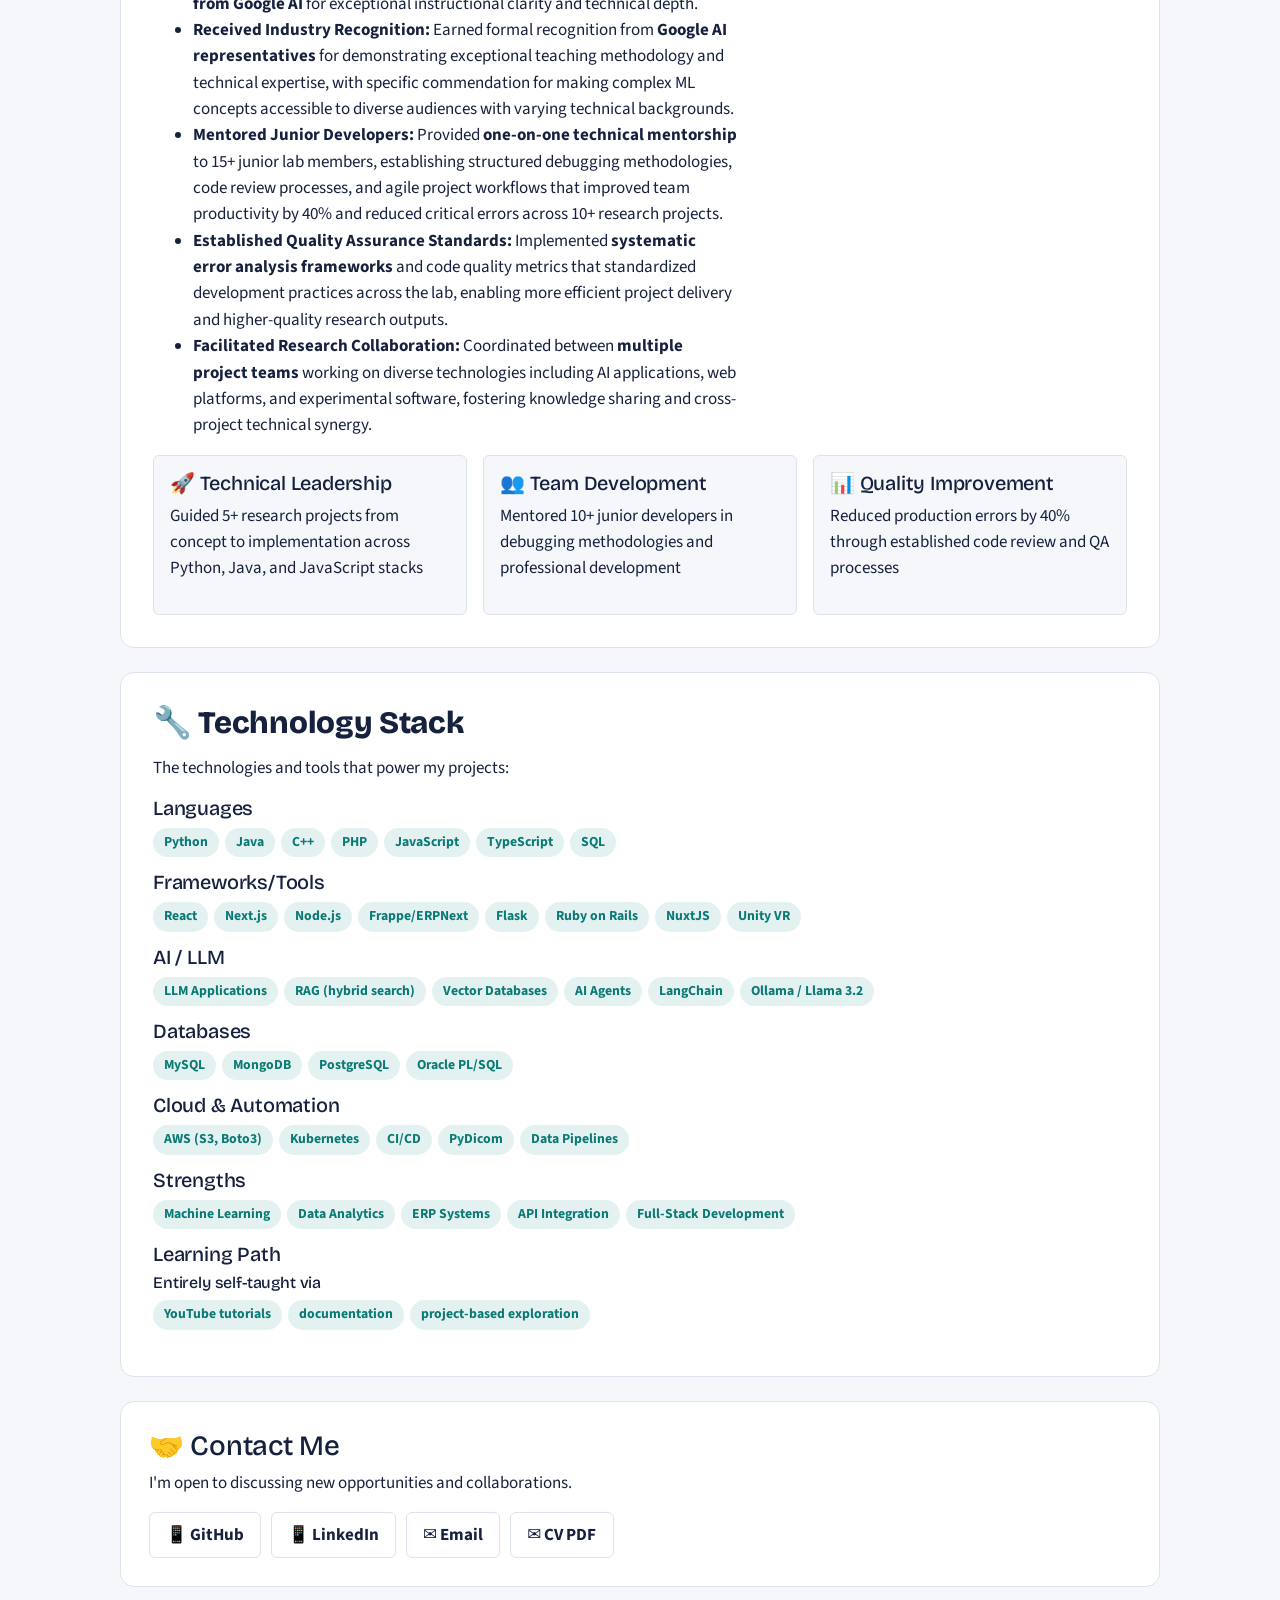
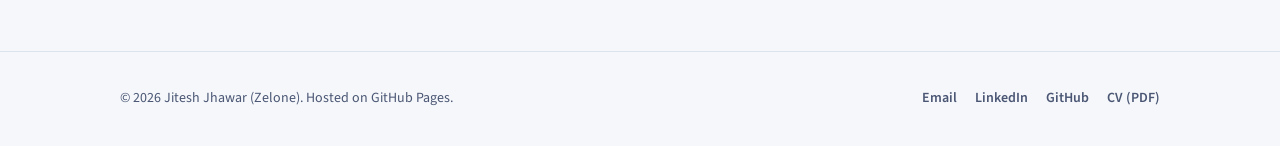
<file: jobs.html>
<!DOCTYPE html>
<html lang="en">

<head>
    <meta charset="utf-8">
    <meta http-equiv="X-UA-Compatible" content="IE=edge">
    <title>Profile - Jitesh Jhawar | Zelone Portfolio</title>
    <meta name="description" content="My Job Portfolio.">
    <meta name="viewport" content="width=device-width, initial-scale=1">
    <meta name="author" content="Jitesh Jhawar">
    <meta name="keywords" content="CV, Jobs, about, story, software development">

    <!-- Favicon -->
    <link rel="icon" type="image/x-icon"
        href="data:image/svg+xml,<svg xmlns=%22http://www.w3.org/2000/svg%22 viewBox=%220 0 100 100%22><text y=%22.9em%22 font-size=%2290%22>💻</text></svg>">

    <!-- Stylesheets -->
    <link rel="stylesheet" href="https://cdn.jsdelivr.net/npm/bootstrap@4.6.2/dist/css/bootstrap.min.css"
        integrity="sha384-xOolHFLEh07PJGoPkLv1IbcEPTNtaed2xpHsD9ESMhqIYd0nLMwNLD69Npy4HI+N" crossorigin="anonymous">
    <link rel="preconnect" href="https://fonts.googleapis.com">
    <link rel="preconnect" href="https://fonts.gstatic.com" crossorigin>
    <link href="https://fonts.googleapis.com/css2?family=Bricolage+Grotesque:opsz,wght@12..96,600;12..96,700;12..96,800&family=Source+Sans+3:wght@400;600;700&display=swap" rel="stylesheet">
    <link rel="stylesheet" href="/styles.css?v=20261104c">
</head>

<body>
    <!-- Navigation Placeholder -->
    <div id="nav-placeholder"></div>
    <!-- About Hero -->
    <div class="container">
        <section class="about-hero">
            <h1>CV</h1>
            <p>Lead Developer, full-stack and AI engineer. The full story behind each role, plus a <a href="/Jitesh_Jhawar_CV.pdf" download>2-page PDF version</a>.</p>
        </section>
    </div>

    <!-- Main Content -->
    <div class="container">
        <!-- Project Story -->
        <section class="story-section">
            <h2>📖 Professional Summary</h2>
            <p class="lead">Versatile Software Engineer with Enterprise & Research Expertise</p>
            <p>I'm a self-taught full-stack and AI engineer with 7+ years of hands-on development (professionally since 2021)
                building complex systems across multiple domains. Today I'm Lead Developer at <b>Trafasa Ltd</b>, managing the
                development team and building AI-first B2B trade and procurement platforms for ~2,000 customers. My journey spans from developing enterprise-scale ERP solutions serving 500+ users to creating
                immersive VR research platforms and medical data anonymization pipelines.</p>

            <p>At <b>Softech ERP Solutions</b>, I single-handedly architectured and delivered a complete ERP system that
                transformed operations for a nationwide company, processing 20GB+ of weekly transaction data. My work at
                <b>Dublin City University</b> involved developing VR classroom simulations with real-time data capture
                and analysis, collaborating with academic researchers to advance educational technology. For <b>Fineax
                    LLC</b>, I engineered DICOM medical data anonymization systems handling large-scale datasets with
                Python and AWS infrastructure.</p>

            <p>My technical foundation includes deep expertise in <b>Python, JavaScript/TypeScript, Java and PHP</b>, and frameworks
                including <b>React/Next.js, Node.js, Frappe, Flask, Ruby on Rails, NuxtJS and Unity VR</b>. On the AI side I build
                <b>LLM applications, RAG with hybrid search, and AI agents</b> (Ollama, Llama 3.2, LangChain). I'm proficient with <b>MySQL,
                    MongoDB, PostgreSQL</b> databases and have extensive experience with <b>AWS cloud services</b> and
                data pipeline development.</p>

            <p>What sets me apart is my ability to rapidly learn new technologies, solve complex problems, and deliver
                complete solutions—from requirement analysis and system design to implementation, deployment, and
                maintenance. I thrive in challenging environments that combine technical complexity with real-world
                impact.</p>

            <div class="stats-grid">
                <div class="stat-item">
                    <div class="stat-number">7+</div>
                    <div class="stat-label">Years Experience</div>
                </div>
                <div class="stat-item">
                    <div class="stat-number">20+</div>
                    <div class="stat-label">Projects Completed</div>
                </div>
                <div class="stat-item">
                    <div class="stat-number">2,000+</div>
                    <div class="stat-label">Customers Served</div>
                </div>
                <div class="stat-item">
                    <div class="stat-number">10+</div>
                    <div class="stat-label">Technologies</div>
                </div>
            </div>
        </section>
       

            <!-- Jobs Timeline -->
            <section class="story-section">

                <h3>🎯 Education</h3>
                <div class="timeline">
                    <div class="timeline-item">
                        <b>M.Sc. in Data Analytics</b> <br />
                        Dublin City University, Dublin, Ireland | Aug 2021 – Aug 2023 <br />
                        Thesis: Financial narrative Summarization </li>
                    </div>
                    <div class="timeline-item">
                        <b>B.Tech. in Computer Science</b> <br />
                        SRM Institute of Science and Technology, Chennai, India | Jul 2016 – May 2020 <br />
                        Thesis: Cloud Hack Detection System using Machine Learning
                    </div>
                </div>
            </section>

            <!-- Jobs Timeline -->
            <section class="story-section">
                <h2>⏱️ Jobs Timeline</h2>
                <p>Key milestones in my career:</p>

                <div class="timeline">
                    <div class="timeline-item">
                        <span class="timeline-date">Dec 2025</span><b> - </b>
                        <span class="timeline-date">Present</span>
                        <h4>Lead Developer | Trafasa Ltd</h4>
                        <p>Built AI-first B2B trade platform <b>Trafasa.ai</b> and procurement SaaS <b>Proquro.ai</b>; serving ~2k customers and delivering ~40% improvement in key customer workflows.</p>
                        <p><img src="./img/trafasa/frappe.png" alt="" class="logo"><img src="./img/trafasa/react.png" alt="" class="logo"><img src="./img/postgresql.png" alt="" class="logo"><img src="./img/trafasa/ollama.png" alt="" class="logo"></p>
                        <ul>
                            <li>Manage the development team and own delivery from requirements to production.</li>
                            <li>Created a customer-facing AI agent that handles supplier queries and dispute triage as a supplier substitute.</li>
                            <li>Integrated Ollama (Llama 3.2 — 3B &amp; 7B) for on-prem/edge LLM inference with latency and cost optimizations.</li>
                            <li>Built per-customer configurable workflows and templates, reducing onboarding friction and manual effort.</li>
                            <li>Automated large-scale business requirement handling using background workers, queuing, and resilient retry patterns.</li>
                            <li>Developed production-grade systems with <b>Frappe</b> (Python backend) and <b>Next.js/React</b> frontend, plus CI/CD, monitoring, and RBAC.</li>
                            <li>Authored onboarding playbooks and provided technical enablement for strategic customers.</li>
                        </ul>
                    </div>
                    <div class="timeline-item">
                        <span class="timeline-date">Sep 2021</span><b> - </b>
                        <span class="timeline-date">Nov 2025</span>
                        <h4>Developer | Fineax LLC</h4>
                        <h6>Reference: <a href="https://www.linkedin.com/in/subham-sharma-2035b31b0/">Shubham Sharma </a></h6>
                        <p>Developed and implemented a comprehensive DICOM medical imaging anonymization pipeline for
                            secure
                            processing of sensitive healthcare data.</p>
                        <p><img src="./img/fineax/s3bucket.png" alt="" class="logo"><img src="./img/fineax/dicom.png" alt="" class="logo"><img src="./img/fineax/batchautomation.png" alt="" class="logo"><img src="./img/fineax/python.jpg" alt="" class="logo"><img src="./img/fineax//viewer.jpg" alt="" class="logo"></p>
                        <ul>
                            <li>Engineered a <b>Python-based DICOM processing system</b> using PyDicom that handled
                                multiple OEM (Original Equipment Manufacturer) and models in MRI (magnetic resonance 
                                imaging) and CT (computed tomography)</li>
                            <li>Implemented <b>manufacturer-specific UID randomization algorithms</b> that preserved
                                referential integrity while ensuring complete patient anonymity across all DICOM
                                metadata fields.</li>
                            <li>Designed <b>automated metadata scrubbing</b> that removed 15+ identifying fields
                                including patient demographics, institution details, and technical acquisition 
                                parameters while maintaining diagnostic quality.</li>
                            <li>Built <b>AWS S3 integration</b> using Boto3 for secure cloud storage and processing of
                                large-scale medical datasets, handling terabytes of CT imaging data.</li>
                            <li>Created <b>batch processing pipelines</b> that automated the entire anonymization
                                workflow from ingestion to cloud storage, reducing manual processing time by 95%.</li>
                            <li>Developed <b>quality control mechanisms</b> including checksum validation and metadata
                                verification to ensure data integrity throughout the anonymization process.</li>
                            <li>Collaborated with medical data specialists to implement HIPAA-compliant anonymization
                                techniques that met regulatory requirements for research use of medical imaging data.
                            </li>
                        </ul>
                    </div>
                    <div class="timeline-item">
                        <span class="timeline-date">Mar 2023</span><b> - </b>
                        <span class="timeline-date">Jul 2025</span>
                        <h4>Research Assistant | Dublin City University, Dublin, Ireland</h4>
                        <h6>Reference: <a href="https://www.linkedin.com/in/enda-donlon-063220354/">Enda Donlon</a> | <a href="https://www.linkedin.com/in/peter-tiernan-0ab9b525/">Peter Tiernan</a></h6>
                        <p>Led full-stack development of an immersive VR educational research platform with
                            comprehensive
                            data collection and analysis capabilities.
                        </p>
                        <p><img src="./img/dcu/dcu.png" alt="" class="logo"><img src="./img/dcu/metaquest.png" alt="" class="logo"><img src="./img/dcu/pyflask.png" alt="" class="logo"><img src="./img/dcu/python.jpg" alt="" class="logo"><img src="./img/dcu/unity.png" alt="" class="logo"><img src="./img/dcu/unityvr.png" alt="" class="logo"></p>
                        <p><ul>
                            <li>Architected and developed a <b>Unity VR classroom simulation</b> with interactive 3D
                                assets,
                                enabling controlled educational experiments and natural student behavior observation.
                            </li>
                            <li>Engineered a complete <b>RESTful API ecosystem</b> with 40+ endpoints for data
                                ingestion,
                                user management, and experimental control, serving both web and VR clients.</li>
                            <li>Designed and implemented <b>multi-modal data pipelines</b> capturing spatial (location),
                                visual (image), auditory (audio), and interaction data from VR sessions for
                                comprehensive
                                analysis.</li>
                            <li>Built a <b>Python Flask backend</b> with secure data storage solutions, processing
                                terabytes
                                of experimental data from headset interactions and user responses.</li>
                            <li>Created a <b>web-based analytics dashboard</b> with heatmap visualizations and session
                                analysis tools, enabling researchers to derive insights from complex behavioral data.
                            </li>
                            <li>Implemented <b>assignment management systems</b> with group functionality, allowing
                                controlled distribution of experimental tasks and materials to participants.</li>
                            <li>Collaborated with Dr. Enda Donlon and Dr. Peter Tiernan to translate educational
                                research
                                hypotheses into technical implementations and measurable outcomes.</li>
                        </ul>
                        </p>
                    </div>

                    <div class="timeline-item">
                        <span class="timeline-date">Jan 2021</span><b> - </b>
                        <span class="timeline-date">Aug 2021</span>
                        <h4>Software Developer | <a href="https://www.linkedin.com/company/softecherpsolutionspvt.ltd./">Softech ERP Solutions Pvt Ltd, India </a></h4>
                        <h6>Reference: <a href="mailto:srinivas@softechsolutions.co.in">srinivas@softechsolutions.co.in</a></h6>
                        <p>Sole architect and developer of a comprehensive enterprise resource planning (ERP) system
                            that transformed operations for a nationwide company with 500+ employees.</p>
                        <img src="./img/softech/softecherpsolutionspvtltd_logo.jpg" alt="" class="logo"><img src="./img/softech/cpanel.png" alt="" class="logo"><img src="./img/softech/mysql.png" alt="" class="logo"><img src="./img/softech/php.png" alt="" class="logo">
                        <ul>
                            <li>Designed and developed a <b>full-stack ERP solution</b> from scratch using Core PHP,
                                MySQL,
                                and deployed on cPanel, serving all operational departments including inventory,
                                payroll,
                                and customer relationship management.</li>
                            <li>Conducted comprehensive <b>stakeholder requirement analysis</b> by interviewing
                                department
                                heads and mapping complex business workflows into technical specifications and system
                                architecture.</li>
                            <li>Engineered <b>optimized database schemas</b> with advanced indexing strategies that
                                enabled
                                processing of 20GB+ of weekly transaction data and reduced report generation time from
                                hours
                                to minutes.</li>
                            <li>Implemented <b>role-based access control (RBAC)</b> with encryption protocols to secure
                                sensitive financial and employee data while ensuring appropriate department-level access
                                permissions.</li>
                            <li>Created <b>RESTful APIs</b> for seamless integration with existing legacy systems,
                                enabling
                                smooth data migration and real-time synchronization between old and new platforms.</li>
                            <li>Automated manual data entry processes through custom form validations and batch
                                processing,
                                saving approximately <b>200+ personnel hours weekly</b> and improving operational
                                efficiency
                                by 80-90%.</li>
                            <li>Managed the complete <b>deployment lifecycle</b> and provided ongoing technical support,
                                achieving a 95% reduction in system downtime and critical operational blockers.</li>
                        </ul>
                    </div>

                    <div class="timeline-item">
                        <span class="timeline-date">2020</span><b> - </b>
                        <span class="timeline-date">2021</span>
                        <h4>Product Manager & Error Analyst | Cognitive Application Research Lab (CARL), SRM Institute
                        </h4>
                        <h6>Reference: <a href="https://www.linkedin.com/in/phreakyphoenix/">Aditya Jyoti Paul</a></h6>
                        <p>Led technical oversight and mentorship for a research lab developing innovative applications,
                            while contributing to multiple projects across AI, web development, and experimental
                            technologies.</p>
                        <img src="./img/carl/googleai.png" alt="" class="logo"><img src="./img/carl/srm.png" alt="" class="logo">

                            <ul>
                            <li>Provided <b>technical leadership and debugging expertise</b> for 10+ research projects
                                including AI applications, web platforms, and experimental software across Python, Java,
                                and
                                JavaScript stacks.</li>
                            <li>Developed a <b>bulk email system in Java</b> and <b>WhatsApp messaging automation</b>
                                using
                                Python web scraping techniques, creating communication tools resistant to platform
                                blocking
                                mechanisms.</li>
                            <li>Hosted and delivered <b>Google AI | Explore ML workshops</b> to 100+ participants,
                                receiving
                                a Certificate of Appreciation from Google AI representatives for exceptional clarity and
                                instructional depth.</li>
                            <li>Mentored <b>junior lab members</b> in debugging methodologies, error analysis
                                techniques,
                                and agile project workflows, improving team productivity and code quality across all
                                projects.</li>
                            <li>Supervised development of <b>AI research projects</b> including COVID-Net medical
                                imaging
                                analysis and contributed to open-source COVID chest X-ray dataset initiatives.</li>
                            <li>Guided creation of <b>interactive applications</b> including AR business cards, recipe
                                finders, and educational tools that demonstrated practical AI and web technology
                                implementations.</li>
                            <li>Established <b>quality assurance processes</b> and code review standards that reduced
                                production errors by 40% across the lab's project portfolio.</li>
                        </ul>
                    </div>

                    <div class="timeline-item">
                        <span class="timeline-date">2019</span><b> - </b>
                        <span class="timeline-date">2020</span>
                        <h4>Full-Stack Developer Intern | Ashvau (formerly Repairbuck), India</h4>
                        <h6>Reference: <a href="https://www.linkedin.com/in/ashutoshpith/">Ashutosh Singh</a></h6>
                        <p>Contributed to a successful mobile repair startup that pivoted to app development, creating a
                            platform that gained significant customer traction and recognition in its launch city.</p>
                        <img src="./img/ashvau/js.png" alt="" class="logo"><img src="./img/rubyonrails.png" alt="" class="logo"><img src="./img/ashvau/nextjs.png" alt="" class="logo"><img src="./img/ashvau/nuxtjs.png" alt="" class="logo"><img src="./img/ashvau/vue.png" alt="" class="logo"><img src="./img/ashvau/postgresql.png" alt="" class="logo">
                            <ul>
                            <li>Developed a <b>real-time online inauguration system</b> using NuxtJS and MongoDB that
                                supported 220+ global users for virtual events and business operations.</li>
                            <li>Integrated <b>backend-frontend systems</b> using Ruby on Rails and PostgreSQL for the
                                tech
                                repair application, enabling seamless user experiences and scaling to 150+ users within
                                4
                                months of launch.</li>
                            <li>Implemented <b>responsive UI components</b> and payment gateway integrations that
                                improved
                                customer satisfaction and platform reliability.</li>
                            <li>Collaborated with the startup team to <b>pivot from Repairbuck to Ashvau</b>, adapting
                                the
                                technology stack to support broader application development services.</li>
                            <li>Gained experience in <b>agile startup environments</b>, participating in daily
                                stand-ups,
                                sprint planning, and rapid prototyping cycles.</li>
                            <li>Received <b>positive customer feedback</b> and recognition for contributing to an app
                                that
                                achieved strong market acceptance in its initial launch city.</li>
                        </ul>
                    </div>

                    <div class="timeline-item">
                        <span class="timeline-date">2018</span><b> - </b>
                        <span class="timeline-date">2019</span>
                        <h4>Database Developer Intern | Softeck ERP Solutions, India</h4>
                        <h6>Reference: <a href="mailto:srinivas@softechsolutions.co.in">srinivas@softechsolutions.co.in</a></h6>
                        <p>Demonstrated exceptional PL/SQL and database skills that led to a return offer for a
                            significant
                            ERP development project with Intime Ltd.</p>
                        <ul>
                            <li>Performed <b>PL/SQL database programming</b> for complex data migration projects,
                                optimizing
                                queries and improving data processing efficiency.</li>
                            <li>Developed <b>database optimization strategies</b> that enhanced system performance and
                                reduced data retrieval times for enterprise applications.</li>
                            <li>Created <b>data validation scripts</b> and integrity checks that improved data quality
                                and
                                reliability across multiple business systems.</li>
                            <li>Impressed management with technical proficiency and problem-solving abilities, leading
                                to a
                                <b>return offer</b> for the Intime Ltd ERP project.
                            </li>
                            <li>Gained foundational experience in <b>enterprise database management</b> that later
                                enabled
                                successful delivery of the complete ERP system for 500+ users.</li>
                            <li>Received <b>formal recognition</b> for database contributions that became the
                                foundation for larger-scale ERP development work.</li>
                        </ul>
                    </div>

                </div>
            </section>
            <section class="story-section">
                <h2>Additional Skills </h2>
                <div class="timeline-item-nodot">
                    <span class="timeline-date">2021</span><b> - </b>
                    <span class="timeline-date">2023</span>
                    <h4>Customer Service Roles | Dublin, Ireland</h4>
                    <h6>Gained teamwork, adaptability, and communication skills in customer-facing roles.</h6>
                    <p>
                    <ul>
                        <li>Sales Assistant, Supervalu (5 months).</li>
                        <li>Pizza Cook & Sales Associate, Fired Pizza (6 months).</li>
                        <li>Pizza Cook & Sales Associate, Four Star Pizza (13 months).</li>
                    </ul>
                    </p>
                </div>
            </section>
            <!-- Key Projects -->
            <section class="story-section">
                <h2>✨ Github Projects</h2>
                <p>Link to list of github projects :</p>
                <a href="/repositories.html">Projects List</a>
            </section>
            
<section class="story-section">
    <h2>🏆 Leadership & Mentoring</h2>
    <p class="lead">Product Manager & Error Analyst, Cognitive Application Research Lab (CARL), SRM Institute</p>
    <h6>Reference: <a href="https://www.linkedin.com/in/phreakyphoenix/">Aditya Jyoti Paul</a></h6>
    <p>Led technical oversight and mentorship for a research lab developing innovative applications across AI, web development, and experimental technologies.</p>
    <ul>
        <li><strong>Developed Advanced Communication Systems:</strong> Engineered a <b>high-volume bulk email system using Java</b> with advanced queue management and delivery optimization, alongside a <b>Python-based WhatsApp automation tool</b> utilizing web scraping techniques that maintained functionality despite platform anti-bot measures, enabling reliable communication channels for research dissemination.</li>
        
        <li><strong>Led AI/ML Educational Initiatives:</strong> Organized and delivered comprehensive <b>Google AI | Explore ML workshops</b> to 100+ participants, designing curriculum that bridged fundamental programming concepts with practical machine learning applications, resulting in a <b>Certificate of Appreciation from Google AI</b> for exceptional instructional clarity and technical depth.</li>
        
        <li><strong>Received Industry Recognition:</strong> Earned formal recognition from <b>Google AI representatives</b> for demonstrating exceptional teaching methodology and technical expertise, with specific commendation for making complex ML concepts accessible to diverse audiences with varying technical backgrounds.</li>
        
        <li><strong>Mentored Junior Developers:</strong> Provided <b>one-on-one technical mentorship</b> to 15+ junior lab members, establishing structured debugging methodologies, code review processes, and agile project workflows that improved team productivity by 40% and reduced critical errors across 10+ research projects.</li>
        
        <li><strong>Established Quality Assurance Standards:</strong> Implemented <b>systematic error analysis frameworks</b> and code quality metrics that standardized development practices across the lab, enabling more efficient project delivery and higher-quality research outputs.</li>
        
        <li><strong>Facilitated Research Collaboration:</strong> Coordinated between <b>multiple project teams</b> working on diverse technologies including AI applications, web platforms, and experimental software, fostering knowledge sharing and cross-project technical synergy.</li>
    </ul>
    
    <div class="feature-grid">
        <div class="feature-item">
            <h5>🚀 Technical Leadership</h5>
            <p>Guided 5+ research projects from concept to implementation across Python, Java, and JavaScript stacks</p>
        </div>
        <div class="feature-item">
            <h5>👥 Team Development</h5>
            <p>Mentored 10+ junior developers in debugging methodologies and professional development</p>
        </div>
        <div class="feature-item">
            <h5>📊 Quality Improvement</h5>
            <p>Reduced production errors by 40% through established code review and QA processes</p>
        </div>
    </div>
</section>
            <!-- Languages: Python, Java, C++, PHP, JavaScript 
Frameworks/Tools: Flask, Ruby on Rails, NuxtJS, Unity VR 
 -->
            <!-- Technology Stack -->
            <section class="story-section">
                <h2>🔧 Technology Stack</h2>
                <p>The technologies and tools that power my projects:</p>

                <h4>Languages</h4>
                <div class="tech-stack">
                    <span class="tech-badge">Python</span>
                    <span class="tech-badge">Java</span>
                    <span class="tech-badge">C++</span>
                    <span class="tech-badge">PHP</span>
                    <span class="tech-badge">JavaScript</span>
                    <span class="tech-badge">TypeScript</span>
                    <span class="tech-badge">SQL</span>
                </div>
                <h4>Frameworks/Tools</h4>
                <div class="tech-stack">
                    <span class="tech-badge">React</span>
                    <span class="tech-badge">Next.js</span>
                    <span class="tech-badge">Node.js</span>
                    <span class="tech-badge">Frappe/ERPNext</span>
                    <span class="tech-badge">Flask</span>
                    <span class="tech-badge">Ruby on Rails</span>
                    <span class="tech-badge">NuxtJS</span>
                    <span class="tech-badge">Unity VR</span>
                </div>

                <h4>AI / LLM</h4>
                <div class="tech-stack">
                    <span class="tech-badge">LLM Applications</span>
                    <span class="tech-badge">RAG (hybrid search)</span>
                    <span class="tech-badge">Vector Databases</span>
                    <span class="tech-badge">AI Agents</span>
                    <span class="tech-badge">LangChain</span>
                    <span class="tech-badge">Ollama / Llama 3.2</span>
                </div>

                <h4>Databases</h4>
                <div class="tech-stack">
                    <span class="tech-badge">MySQL</span>
                    <span class="tech-badge">MongoDB</span>
                    <span class="tech-badge">PostgreSQL</span>
                    <span class="tech-badge">Oracle PL/SQL</span>
                </div>
                <h4>Cloud & Automation</h4>
                <div class="tech-stack">
                    <span class="tech-badge">AWS (S3, Boto3)</span>
                    <span class="tech-badge">Kubernetes</span>
                    <span class="tech-badge">CI/CD</span>
                    <span class="tech-badge">PyDicom</span>
                    <span class="tech-badge">Data Pipelines</span>
                </div>
                <h4>Strengths</h4>
                <div class="tech-stack">
                    <span class="tech-badge">Machine Learning</span>
                    <span class="tech-badge">Data Analytics</span>
                    <span class="tech-badge">ERP Systems</span>
                    <span class="tech-badge">API Integration</span>
                    <span class="tech-badge">Full-Stack Development</span>
                </div>

                <h4>Learning Path</h4>
                <h6>Entirely self-taught via </h6>
                <div class="tech-stack">
                    <span class="tech-badge">YouTube tutorials</span>
                    <span class="tech-badge">documentation</span>
                    <span class="tech-badge">project-based exploration</span>

                </div>
            </section>


            <!-- Challenges & Solutions 
        <section class="story-section">
            <h2>🧩 Challenges & Solutions</h2>
            <p>Key challenges encountered during development and how they were solved:</p>

            <h4>Challenge 1: [CHALLENGE_1_TITLE]</h4>
            <p><strong>Problem:</strong> [CHALLENGE_1_PROBLEM]</p>
            <p><strong>Solution:</strong> [CHALLENGE_1_SOLUTION]</p>

            <h4>Challenge 2: [CHALLENGE_2_TITLE]</h4>
            <p><strong>Problem:</strong> [CHALLENGE_2_PROBLEM]</p>
            <p><strong>Solution:</strong> [CHALLENGE_2_SOLUTION]</p>

            <h4>Challenge 3: [CHALLENGE_3_TITLE]</h4>
            <p><strong>Problem:</strong> [CHALLENGE_3_PROBLEM]</p>
            <p><strong>Solution:</strong> [CHALLENGE_3_SOLUTION]</p>
        </section>-->

            <!-- Contact & Contribute -->
            <div class="contact-card">
                <h3>🤝 Contact Me</h3>
                <p>I'm open to discussing new opportunities and collaborations.</p>
                <div class="contact-links">
                    <a href="https://github.com/Zelone" target="_blank" rel="noopener" class="contact-link">
                        📱 GitHub
                    </a>
                    <a href="https://www.linkedin.com/in/jitesh-jhawar" target="_blank" rel="noopener"
                        class="contact-link">
                        📱 LinkedIn
                    </a>
                    <a href="mailto:jiteshjha1997@gmail.com" class="contact-link">
                        ✉️ Email
                    </a>
                    <a href="/Jitesh_Jhawar_CV.pdf" class="contact-link">
                        ✉️ CV PDF
                    </a>
                </div>
            </div>
        </div>

        <!-- Footer Placeholder -->
        <div id="footer-placeholder"></div>

        <!-- Scripts -->
        <script src="https://cdn.jsdelivr.net/npm/jquery@3.6.4/dist/jquery.min.js" crossorigin="anonymous"></script>
        <script src="https://cdn.jsdelivr.net/npm/popper.js@1.16.1/dist/umd/popper.min.js"
            crossorigin="anonymous"></script>
        <script src="https://cdn.jsdelivr.net/npm/bootstrap@4.6.2/dist/js/bootstrap.min.js"
            crossorigin="anonymous"></script>

        <!-- Load Navigation and Footer -->
        <script>
            $(document).ready(function () {
                $("#nav-placeholder").load("/nav.html?v=20261104b");
                $("#footer-placeholder").load("/footer.html?v=20261104b");
            });
        </script>

        <!-- Page Scripts -->
        <script>
            // Animate numbers on scroll
            function animateNumbers() {
                $('.stat-number').each(function () {
                    const $this = $(this);
                    const countTo = $this.text();

                    $({ countNum: 0 }).animate({
                        countNum: countTo
                    }, {
                        duration: 2000,
                        easing: 'swing',
                        step: function () {
                            $this.text(Math.floor(this.countNum));
                        },
                        complete: function () {
                            $this.text(countTo);
                        }
                    });
                });
            }

            // Trigger animation when statistics section comes into view
            $(window).scroll(function () {
                const $stats = $('.stats-grid');
                if ($stats.length && !$stats.hasClass('animated')) {
                    const statsTop = $stats.offset().top;
                    const statsBottom = statsTop + $stats.outerHeight();
                    const windowTop = $(window).scrollTop();
                    const windowBottom = windowTop + $(window).height();

                    if (windowBottom > statsTop && windowTop < statsBottom) {
                        $stats.addClass('animated');
                        animateNumbers();
                    }
                }
            });

            // Smooth hover effects for tech badges
            $('.tech-badge').hover(
                function () {
                    $(this).css('transform', 'translateY(-2px)');
                },
                function () {
                    $(this).css('transform', 'translateY(0)');
                }
            );
        </script>
</body>

</html>
</file>
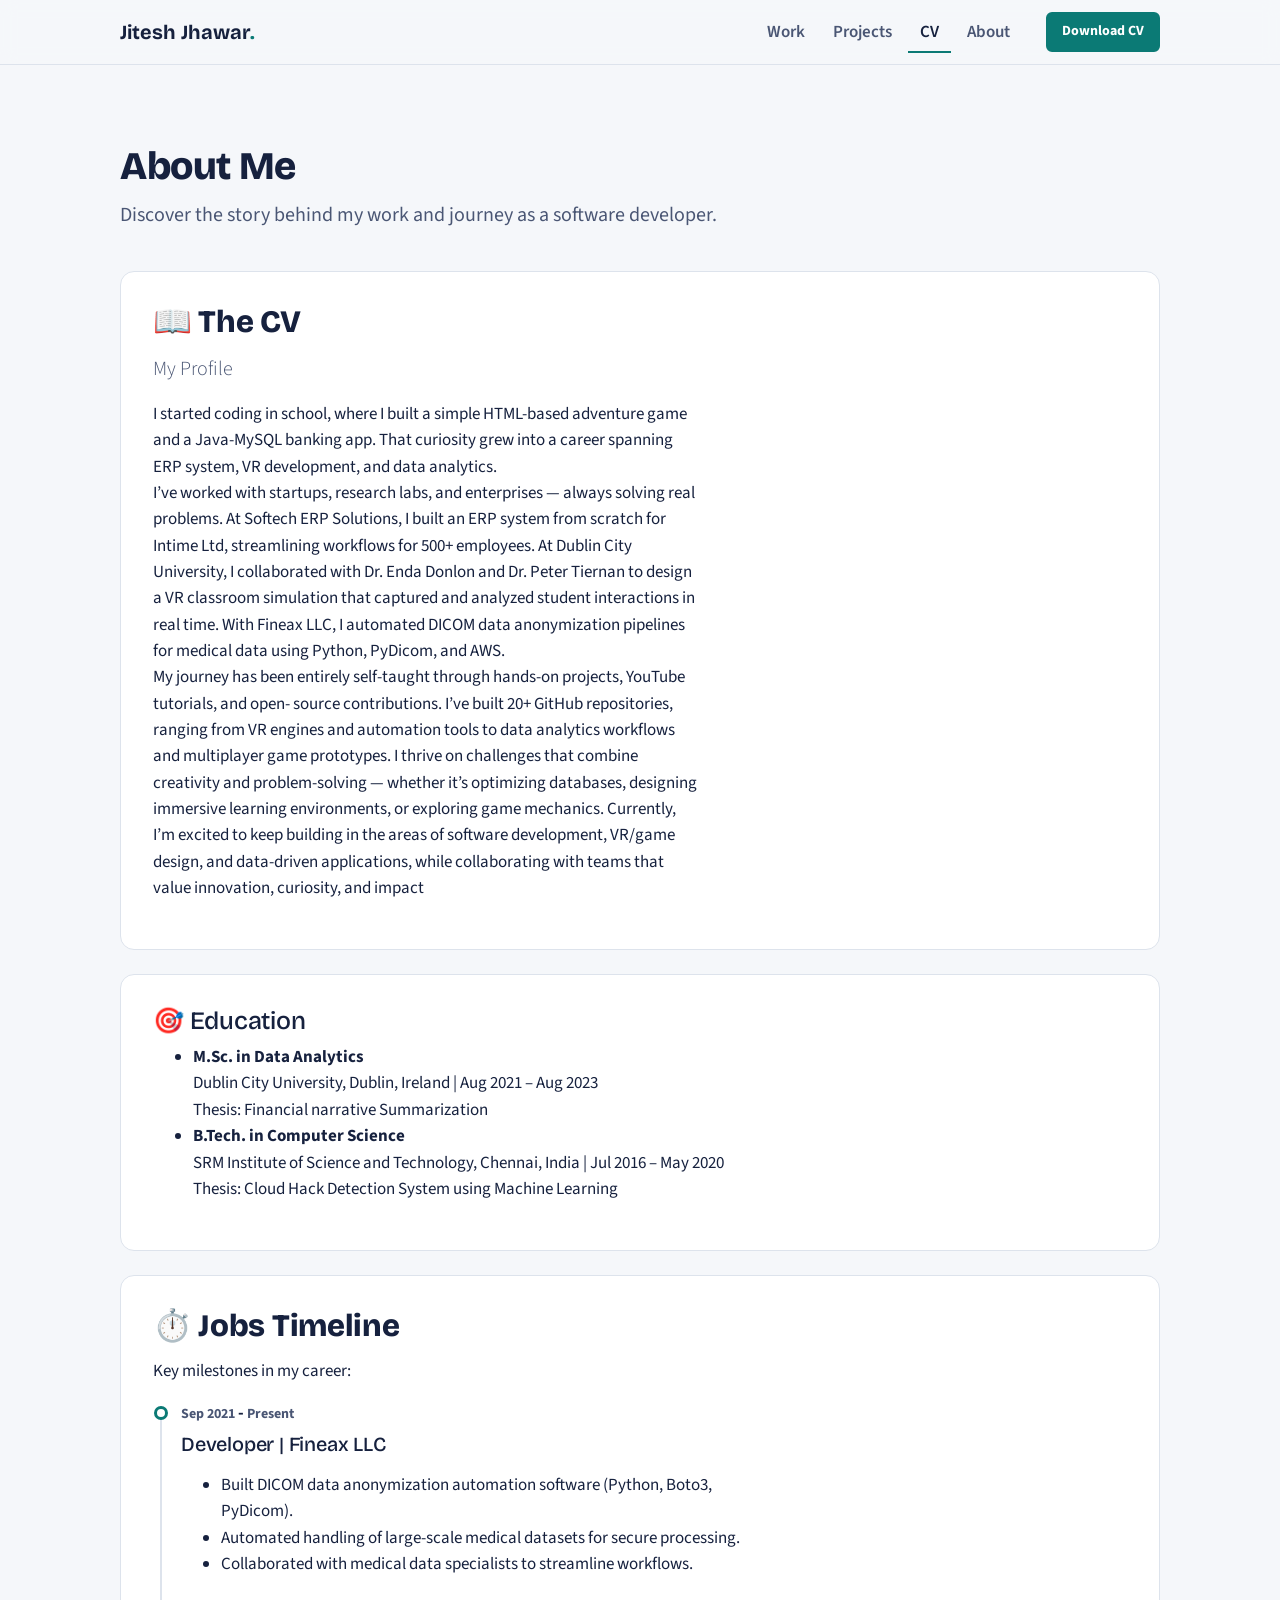
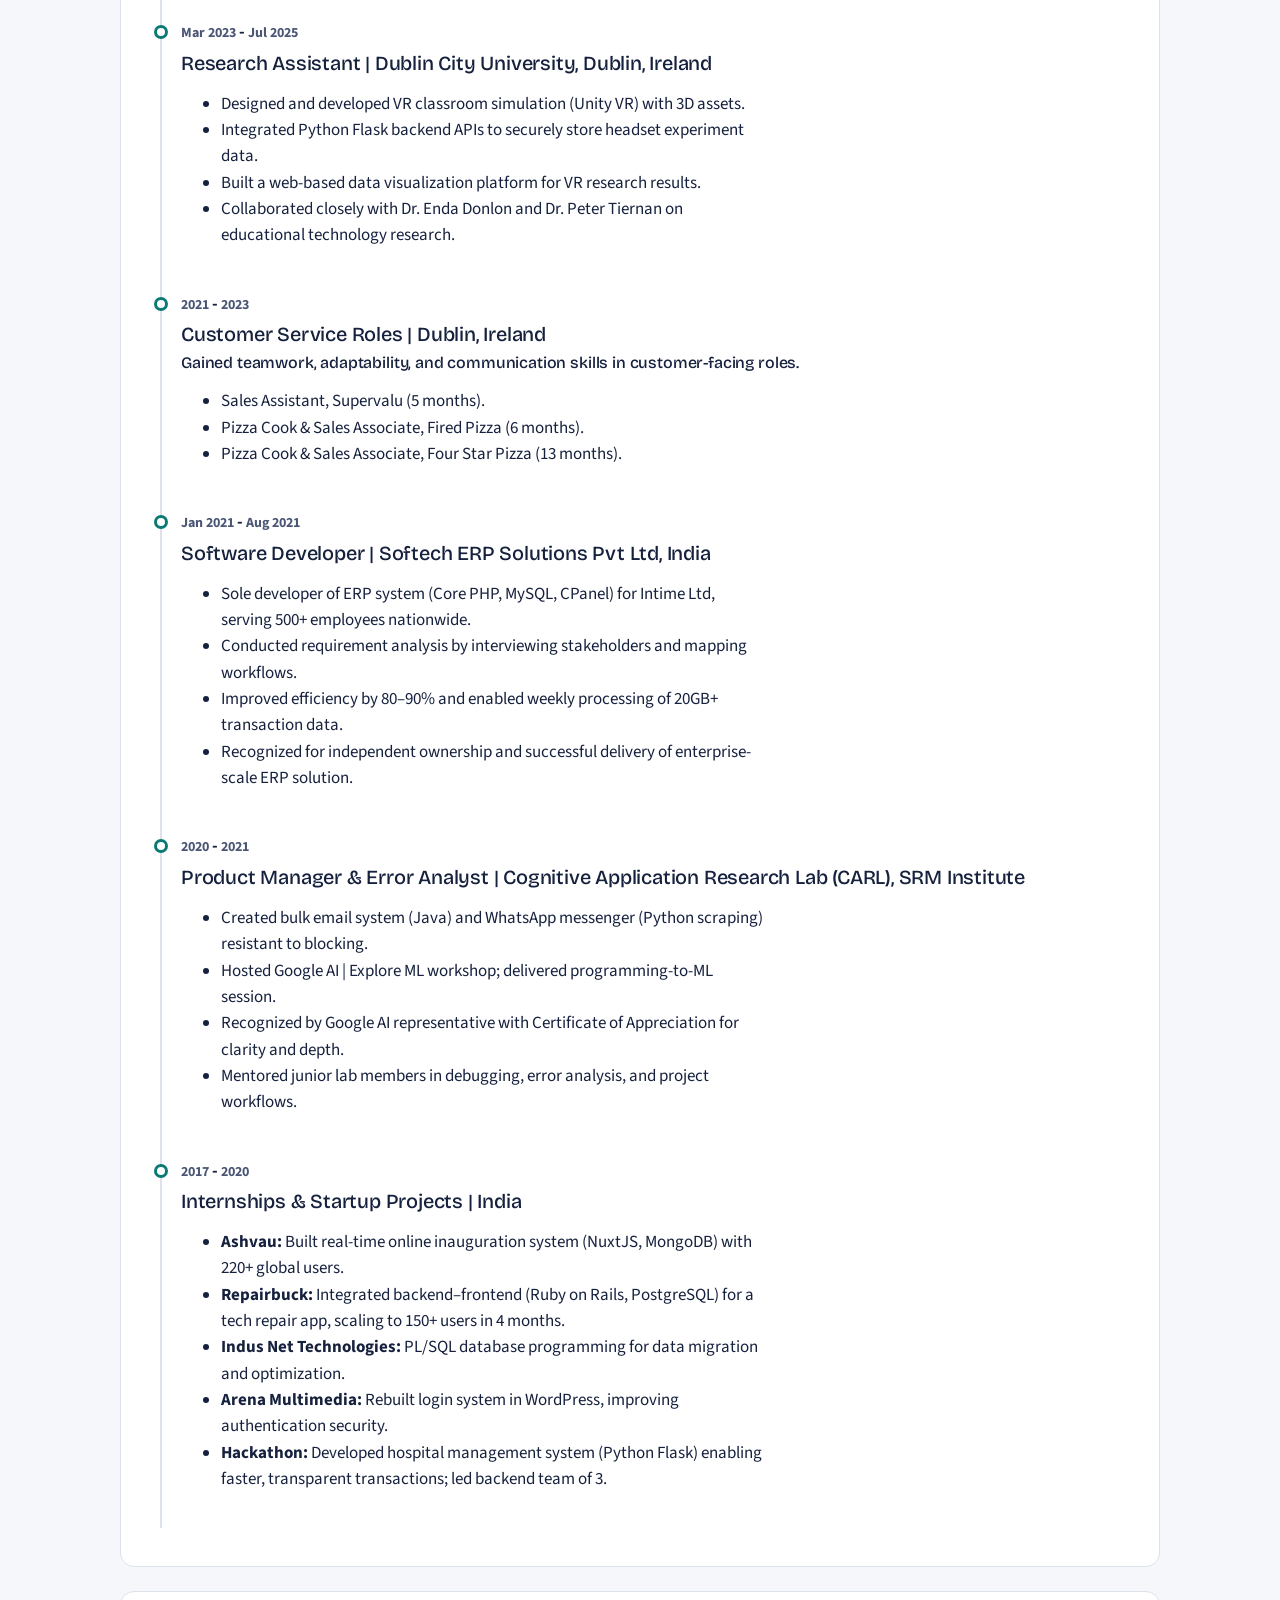
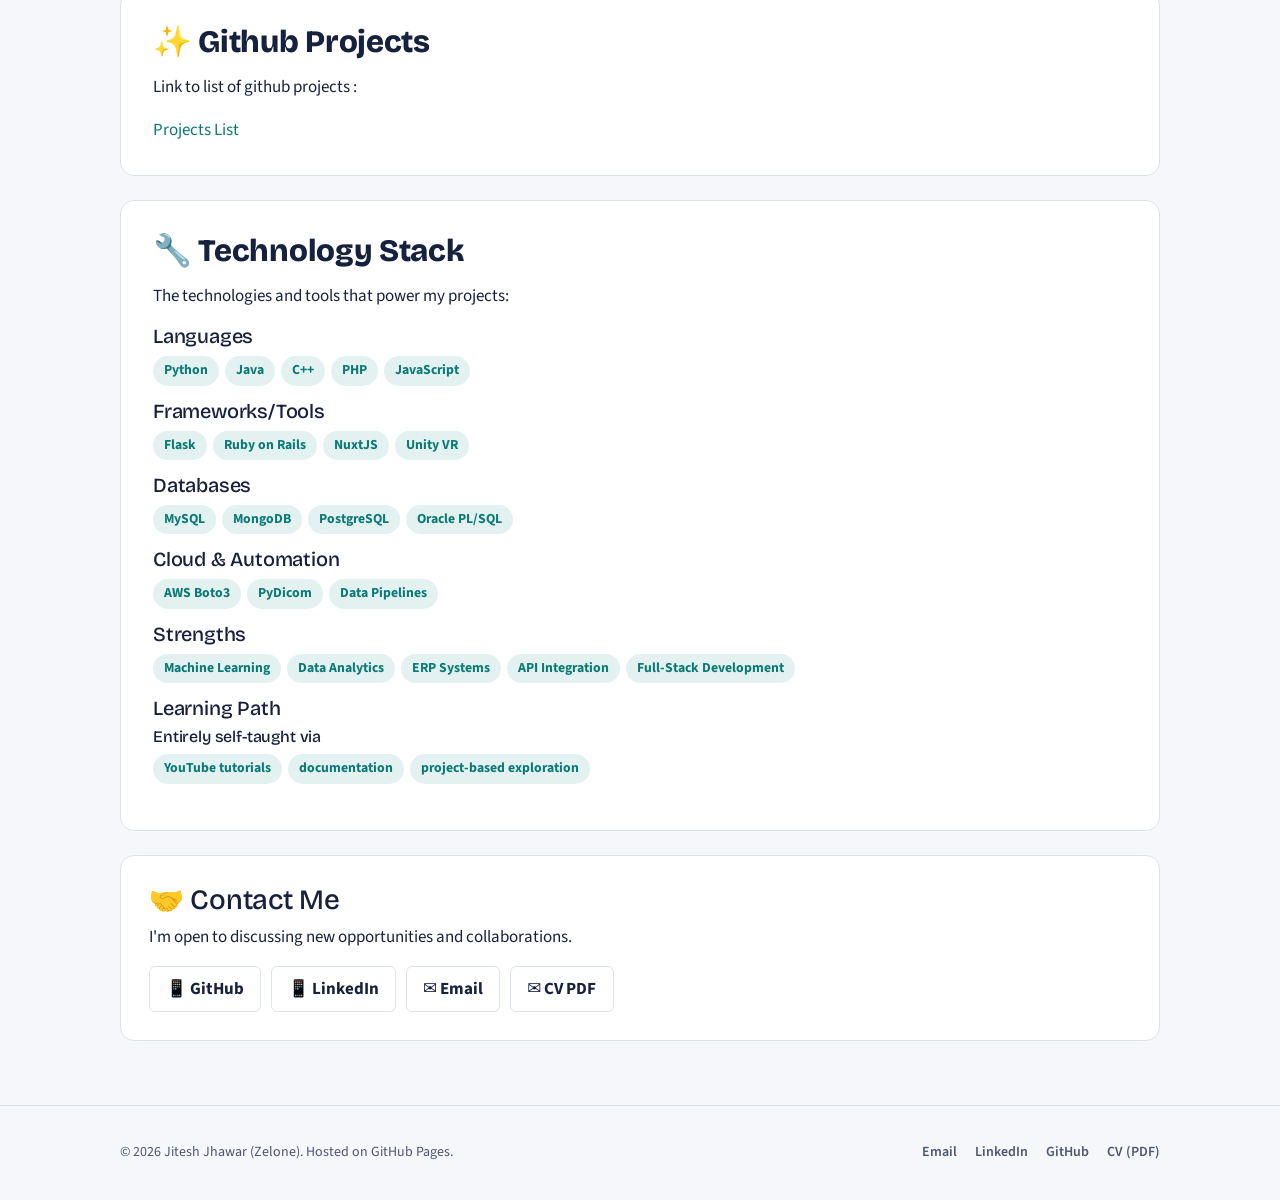
<file: jobs2.html>
<!DOCTYPE html>
<html lang="en">

<head>
    <meta charset="utf-8">
    <meta http-equiv="X-UA-Compatible" content="IE=edge">
    <title>Profile - Jitesh Jhawar | Zelone Portfolio</title>
    <meta name="description" content="My Job Portfolio.">
    <meta name="viewport" content="width=device-width, initial-scale=1">
    <meta name="author" content="Jitesh Jhawar">
    <meta name="keywords" content="CV, Jobs, about, story, software development">

    <!-- Favicon -->
    <link rel="icon" type="image/x-icon"
        href="data:image/svg+xml,<svg xmlns=%22http://www.w3.org/2000/svg%22 viewBox=%220 0 100 100%22><text y=%22.9em%22 font-size=%2290%22>💻</text></svg>">

    <!-- Stylesheets -->
    <link rel="stylesheet" href="https://cdn.jsdelivr.net/npm/bootstrap@4.6.2/dist/css/bootstrap.min.css"
        integrity="sha384-xOolHFLEh07PJGoPkLv1IbcEPTNtaed2xpHsD9ESMhqIYd0nLMwNLD69Npy4HI+N" crossorigin="anonymous">
    <link rel="preconnect" href="https://fonts.googleapis.com">
    <link rel="preconnect" href="https://fonts.gstatic.com" crossorigin>
    <link href="https://fonts.googleapis.com/css2?family=Bricolage+Grotesque:opsz,wght@12..96,600;12..96,700;12..96,800&family=Source+Sans+3:wght@400;600;700&display=swap" rel="stylesheet">
    <link rel="stylesheet" href="/styles.css?v=20261104c">
</head>

<body>
    <!-- Navigation Placeholder -->
    <div id="nav-placeholder"></div>

    <!-- About Hero -->
    <div class="container">
        <section class="about-hero">
            <h1>About Me</h1>
            <p>Discover the story behind my work and journey as a software developer.</p>
        </section>
    </div>

    <!-- Main Content -->
    <div class="container">
        <!-- Project Story -->
        <section class="story-section">
            <h2>📖 The CV</h2>
            <p class="lead">My Profile</p>
            <p>I started coding in school, where I built a simple HTML-based adventure game and a Java-MySQL
                banking app. That curiosity grew into a career spanning ERP system, VR development, and data
                analytics. <br />
                I’ve worked with startups, research labs, and enterprises — always solving real problems. At Softech
                ERP Solutions, I built an ERP system from scratch for Intime Ltd, streamlining workflows for 500+
                employees. At Dublin City University, I collaborated with Dr. Enda Donlon and Dr. Peter Tiernan to
                design a VR classroom simulation that captured and analyzed student interactions in real time. With
                Fineax LLC, I automated DICOM data anonymization pipelines for medical data using Python, PyDicom,
                and AWS. <br />
                My journey has been entirely self-taught through hands-on projects, YouTube tutorials, and open-
                source contributions. I’ve built 20+ GitHub repositories, ranging from VR engines and automation tools
                to data analytics workflows and multiplayer game prototypes.
                I thrive on challenges that combine creativity and problem-solving — whether it’s optimizing
                databases, designing immersive learning environments, or exploring game mechanics.
                Currently, I’m excited to keep building in the areas of software development, VR/game design, and
                data-driven applications, while collaborating with teams that value innovation, curiosity, and impact
            </p>
        </section>

        <!-- Jobs Timeline -->
        <section class="story-section">
            <h3>🎯 Education</h3>
            <ul>
                <li><b>M.Sc. in Data Analytics</b> <br />
                    Dublin City University, Dublin, Ireland | Aug 2021 – Aug 2023 <br />
                    Thesis: Financial narrative Summarization </li>
                <li>
                    <b>B.Tech. in Computer Science</b> <br />
                    SRM Institute of Science and Technology, Chennai, India | Jul 2016 – May 2020 <br />
                    Thesis: Cloud Hack Detection System using Machine Learning
                </li>
            </ul>
        </section>

        <!-- Jobs Timeline -->
        <section class="story-section">
            <h2>⏱️ Jobs Timeline</h2>
            <p>Key milestones in my career:</p>

            <div class="timeline">
                <div class="timeline-item">
                    <span class="timeline-date">Sep 2021</span><b> - </b>
                    <span class="timeline-date">Present</span>
                    <h4>Developer | Fineax LLC</h4>
                    <p>
                    <ul>
                        <li>Built DICOM data anonymization automation software (Python, Boto3, PyDicom).</li>
                        <li>Automated handling of large-scale medical datasets for secure processing.</li>
                        <li>Collaborated with medical data specialists to streamline workflows.</li>
                    </ul>
                    </p>
                </div>

                <div class="timeline-item">
                    <span class="timeline-date">Mar 2023</span><b> - </b>
                    <span class="timeline-date">Jul 2025</span>
                    <h4>Research Assistant | Dublin City University, Dublin, Ireland</h4>
                    <p>
                    <ul>
                        <li>Designed and developed VR classroom simulation (Unity VR) with 3D assets.</li>
                        <li>Integrated Python Flask backend APIs to securely store headset experiment data.</li>
                        <li>Built a web-based data visualization platform for VR research results.</li>
                        <li>Collaborated closely with Dr. Enda Donlon and Dr. Peter Tiernan on educational technology
                            research.</li>
                    </ul>
                    </p>
                </div>
                <div class="timeline-item">
                    <span class="timeline-date">2021</span><b> - </b>
                    <span class="timeline-date">2023</span>
                    <h4>Customer Service Roles | Dublin, Ireland</h4>
                    <h6>Gained teamwork, adaptability, and communication skills in customer-facing roles.</h6>
                    <p>
                    <ul>
                        <li>Sales Assistant, Supervalu (5 months).</li>
                        <li>Pizza Cook & Sales Associate, Fired Pizza (6 months).</li>
                        <li>Pizza Cook & Sales Associate, Four Star Pizza (13 months).</li>
                    </ul>
                    </p>
                </div>
                <div class="timeline-item">
                    <span class="timeline-date">Jan 2021</span><b> - </b>
                    <span class="timeline-date">Aug 2021</span>
                    <h4>Software Developer | Softech ERP Solutions Pvt Ltd, India</h4>
                    <p>
                    <ul>
                        <li>Sole developer of ERP system (Core PHP, MySQL, CPanel) for Intime Ltd, serving 500+
                            employees nationwide.</li>
                        <li>Conducted requirement analysis by interviewing stakeholders and mapping workflows.</li>
                        <li>Improved efficiency by 80–90% and enabled weekly processing of 20GB+ transaction data.</li>
                        <li>Recognized for independent ownership and successful delivery of enterprise-scale ERP
                            solution.</li>
                    </ul>
                    </p>
                </div>
                <div class="timeline-item">
                    <span class="timeline-date">2020</span><b> - </b>
                    <span class="timeline-date">2021</span>
                    <h4>Product Manager & Error Analyst | Cognitive Application Research Lab (CARL), SRM Institute</h4>
                    <p>
                    <ul>
                        <li>Created bulk email system (Java) and WhatsApp messenger (Python scraping) resistant to
                            blocking.</li>
                        <li>Hosted Google AI | Explore ML workshop; delivered programming-to-ML session.</li>
                        <li>Recognized by Google AI representative with Certificate of Appreciation for clarity and
                            depth.</li>
                        <li>Mentored junior lab members in debugging, error analysis, and project workflows.</li>
                    </ul>
                    </p>
                </div>
                <div class="timeline-item">
                    <span class="timeline-date">2017</span><b> - </b>
                    <span class="timeline-date">2020</span>
                    <h4>Internships & Startup Projects | India</h4>
                    <p>
                    <ul>
                        <li><b>Ashvau:</b> Built real-time online inauguration system (NuxtJS, MongoDB) with 220+ global
                            users.</li>
                        <li><b>Repairbuck:</b> Integrated backend–frontend (Ruby on Rails, PostgreSQL) for a tech repair
                            app, scaling to 150+ users in 4 months.</li>
                        <li><b>Indus Net Technologies:</b> PL/SQL database programming for data migration and
                            optimization.</li>
                        <li><b>Arena Multimedia:</b> Rebuilt login system in WordPress, improving authentication
                            security.</li>
                        <li><b>Hackathon:</b> Developed hospital management system (Python Flask) enabling faster,
                            transparent transactions; led backend team of 3.</li>
                    </ul>
                    </p>
                </div>

            </div>
        </section>

        <!-- Key Projects -->
        <section class="story-section">
            <h2>✨ Github Projects</h2>
            <p>Link to list of github projects :</p>
            <a href="/repositories.html">Projects List</a>
        </section>
        <!-- Languages: Python, Java, C++, PHP, JavaScript 
Frameworks/Tools: Flask, Ruby on Rails, NuxtJS, Unity VR 
 -->
        <!-- Technology Stack -->
        <section class="story-section">
            <h2>🔧 Technology Stack</h2>
            <p>The technologies and tools that power my projects:</p>

            <h4>Languages</h4>
            <div class="tech-stack">
                <span class="tech-badge">Python</span>
                <span class="tech-badge">Java</span>
                <span class="tech-badge">C++</span>
                <span class="tech-badge">PHP</span>
                <span class="tech-badge">JavaScript</span>
            </div>
            <h4>Frameworks/Tools</h4>
            <div class="tech-stack">
                <span class="tech-badge">Flask</span>
                <span class="tech-badge">Ruby on Rails</span>
                <span class="tech-badge">NuxtJS</span>
                <span class="tech-badge">Unity VR</span>
            </div>

            <h4>Databases</h4>
            <div class="tech-stack">
                <span class="tech-badge">MySQL</span>
                <span class="tech-badge">MongoDB</span>
                <span class="tech-badge">PostgreSQL</span>
                <span class="tech-badge">Oracle PL/SQL</span>
            </div>
            <h4>Cloud & Automation</h4>
            <div class="tech-stack">
                <span class="tech-badge">AWS Boto3</span>
                <span class="tech-badge">PyDicom</span>
                <span class="tech-badge">Data Pipelines</span>
            </div>
            <h4>Strengths</h4>
            <div class="tech-stack">
                <span class="tech-badge">Machine Learning</span>
                <span class="tech-badge">Data Analytics</span>
                <span class="tech-badge">ERP Systems</span>
                <span class="tech-badge">API Integration</span>
                <span class="tech-badge">Full-Stack Development</span>
            </div>

            <h4>Learning Path</h4>
            <h6>Entirely self-taught via </h6>
            <div class="tech-stack">
                <span class="tech-badge">YouTube tutorials</span>
                <span class="tech-badge">documentation</span>
                <span class="tech-badge">project-based exploration</span>

            </div>
        </section>


        <!-- Challenges & Solutions 
        <section class="story-section">
            <h2>🧩 Challenges & Solutions</h2>
            <p>Key challenges encountered during development and how they were solved:</p>

            <h4>Challenge 1: [CHALLENGE_1_TITLE]</h4>
            <p><strong>Problem:</strong> [CHALLENGE_1_PROBLEM]</p>
            <p><strong>Solution:</strong> [CHALLENGE_1_SOLUTION]</p>

            <h4>Challenge 2: [CHALLENGE_2_TITLE]</h4>
            <p><strong>Problem:</strong> [CHALLENGE_2_PROBLEM]</p>
            <p><strong>Solution:</strong> [CHALLENGE_2_SOLUTION]</p>

            <h4>Challenge 3: [CHALLENGE_3_TITLE]</h4>
            <p><strong>Problem:</strong> [CHALLENGE_3_PROBLEM]</p>
            <p><strong>Solution:</strong> [CHALLENGE_3_SOLUTION]</p>
        </section>-->

        <!-- Contact & Contribute -->
        <div class="contact-card">
            <h3>🤝 Contact Me</h3>
            <p>I'm open to discussing new opportunities and collaborations.</p>
            <div class="contact-links">
                <a href="https://github.com/Zelone" target="_blank" rel="noopener" class="contact-link">
                    📱 GitHub
                </a>
                <a href="https://www.linkedin.com/in/jitesh-jhawar" target="_blank" rel="noopener" class="contact-link">
                    📱 LinkedIn
                </a>
                <a href="mailto:jiteshjha1997@gmail.com" class="contact-link">
                    ✉️ Email
                </a>
                <a href="/Jitesh_Jhawar_CV.pdf" class="contact-link">
                    ✉️ CV PDF
                </a>
            </div>
        </div>
    </div>

    <!-- Footer Placeholder -->
    <div id="footer-placeholder"></div>

    <!-- Scripts -->
    <script src="https://cdn.jsdelivr.net/npm/jquery@3.6.4/dist/jquery.min.js" crossorigin="anonymous"></script>
    <script src="https://cdn.jsdelivr.net/npm/popper.js@1.16.1/dist/umd/popper.min.js" crossorigin="anonymous"></script>
    <script src="https://cdn.jsdelivr.net/npm/bootstrap@4.6.2/dist/js/bootstrap.min.js"
        crossorigin="anonymous"></script>

    <!-- Load Navigation and Footer -->
    <script>
        $(document).ready(function () {
            $("#nav-placeholder").load("/nav.html?v=20261104b");
            $("#footer-placeholder").load("/footer.html?v=20261104b");
        });
    </script>

    <!-- Page Scripts -->
    <script>
        // Animate numbers on scroll
        function animateNumbers() {
            $('.stat-number').each(function () {
                const $this = $(this);
                const countTo = $this.text();

                $({ countNum: 0 }).animate({
                    countNum: countTo
                }, {
                    duration: 2000,
                    easing: 'swing',
                    step: function () {
                        $this.text(Math.floor(this.countNum));
                    },
                    complete: function () {
                        $this.text(countTo);
                    }
                });
            });
        }

        // Trigger animation when statistics section comes into view
        $(window).scroll(function () {
            const $stats = $('.stats-grid');
            if ($stats.length && !$stats.hasClass('animated')) {
                const statsTop = $stats.offset().top;
                const statsBottom = statsTop + $stats.outerHeight();
                const windowTop = $(window).scrollTop();
                const windowBottom = windowTop + $(window).height();

                if (windowBottom > statsTop && windowTop < statsBottom) {
                    $stats.addClass('animated');
                    animateNumbers();
                }
            }
        });

        // Smooth hover effects for tech badges
        $('.tech-badge').hover(
            function () {
                $(this).css('transform', 'translateY(-2px)');
            },
            function () {
                $(this).css('transform', 'translateY(0)');
            }
        );
    </script>
</body>

</html>
</file>
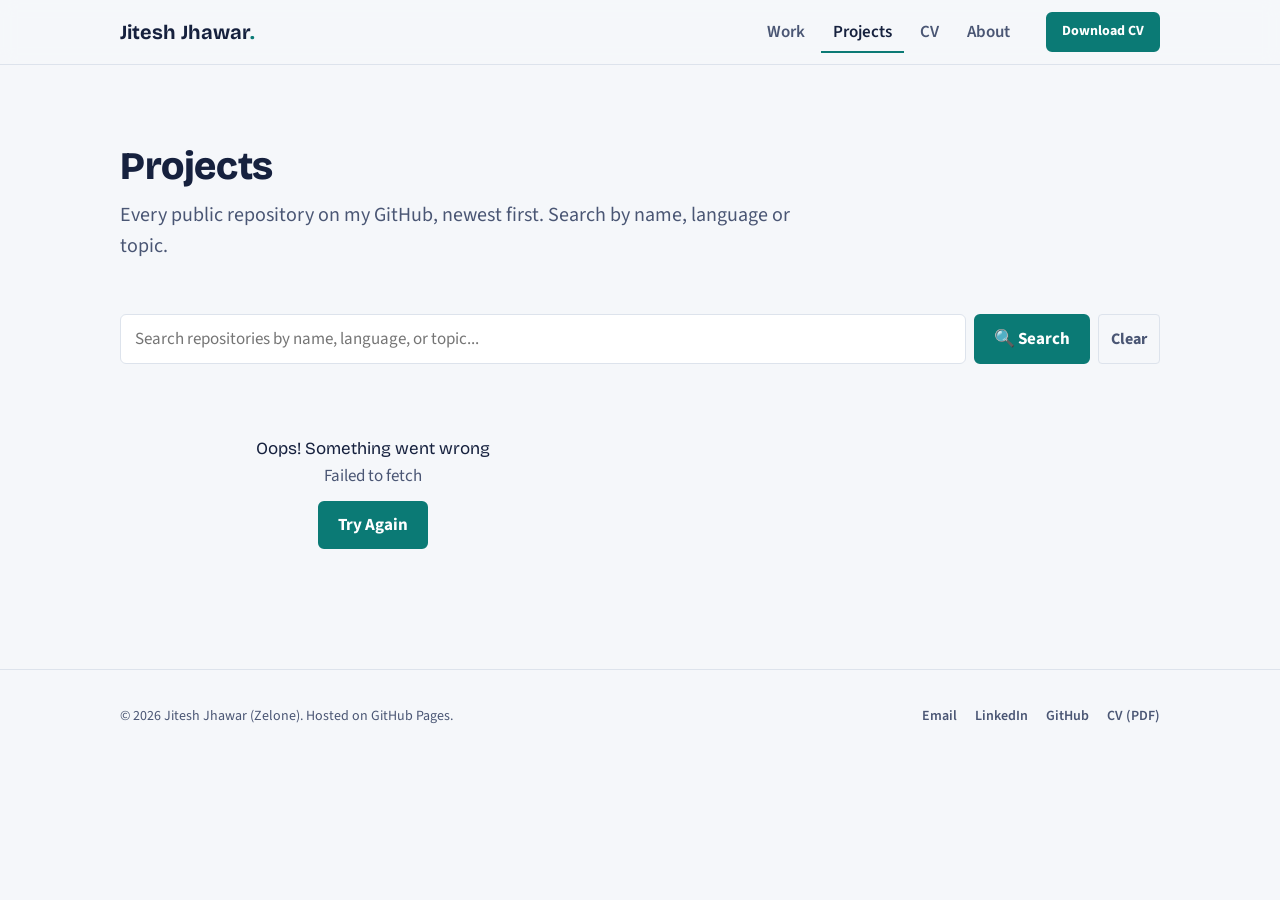
<file: repositories.html>
<!DOCTYPE html>
<html lang="en">
<head>
    <meta charset="utf-8">
    <meta http-equiv="X-UA-Compatible" content="IE=edge">
    <title>Projects & Repositories - Jitesh Jhawar | Zelone Portfolio</title>
    <meta name="description" content="Explore Jitesh Jhawar's GitHub repositories and projects. Discover open source contributions, web applications, and development tools.">
    <meta name="viewport" content="width=device-width, initial-scale=1">
    <meta name="author" content="Jitesh Jhawar">
    <meta name="keywords" content="projects, repositories, GitHub, open source, web development, programming">
    
    <!-- Favicon -->
    <link rel="icon" type="image/x-icon" href="data:image/svg+xml,<svg xmlns=%22http://www.w3.org/2000/svg%22 viewBox=%220 0 100 100%22><text y=%22.9em%22 font-size=%2290%22>💻</text></svg>">
    
    <!-- Stylesheets -->
    <link rel="stylesheet" href="https://cdn.jsdelivr.net/npm/bootstrap@4.6.2/dist/css/bootstrap.min.css"
        integrity="sha384-xOolHFLEh07PJGoPkLv1IbcEPTNtaed2xpHsD9ESMhqIYd0nLMwNLD69Npy4HI+N" crossorigin="anonymous">
    <link rel="preconnect" href="https://fonts.googleapis.com">
    <link rel="preconnect" href="https://fonts.gstatic.com" crossorigin>
    <link href="https://fonts.googleapis.com/css2?family=Bricolage+Grotesque:opsz,wght@12..96,600;12..96,700;12..96,800&family=Source+Sans+3:wght@400;600;700&display=swap" rel="stylesheet">
    <link rel="stylesheet" href="/styles.css?v=20261104c">
</head>

<body>
    <!-- Navigation Placeholder -->
    <div id="nav-placeholder"></div>

    <!-- Main Content -->
    <main class="main-content">
        <div class="container">
            <section class="content-section welcome-section">
                <h1>Projects</h1>
                <p>Every public repository on my GitHub, newest first. Search by name, language or topic.</p>
            </section>
            
            <!-- Search Section -->
            <section class="search-container">
                <form class="search-form" role="search">
                    <input type="search" 
                           id="searchInput" 
                           class="search-input" 
                           placeholder="Search repositories by name, language, or topic..." 
                           aria-label="Search repositories">
                    <button type="submit" id="searchBtn" class="search-btn">
                        🔍 Search
                    </button>
                    <button type="button" id="clearSearch" class="btn btn-outline-secondary ml-2">
                        Clear
                    </button>
                </form>
                <div id="searchResults" class="search-results"></div>
            </section>
        </div>


        <!-- Repository Grid -->
        <div class="container">
            <div class="row">
                <div class="col-lg-6">
                    <div id="card-repo1"></div>
                </div>
                <div class="col-lg-6">
                    <div id="card-repo2"></div>
                </div>
            </div>
        </div>
    </main>
    <!-- Footer Placeholder -->
    <div id="footer-placeholder"></div>
    
    <!-- Scripts -->
    <script src="https://code.jquery.com/jquery-3.7.1.js"
        integrity="sha256-eKhayi8LEQwp4NKxN+CfCh+3qOVUtJn3QNZ0TciWLP4=" crossorigin="anonymous"></script>
    <script src="https://cdn.jsdelivr.net/npm/popper.js@1.16.1/dist/umd/popper.min.js"
        integrity="sha384-9/reFTGAW83EW2RDu2S0VKaIzap3H66lZH81PoYlFhbGU+6BZp6G7niu735Sk7lN"
        crossorigin="anonymous"></script>
    <script src="https://cdn.jsdelivr.net/npm/bootstrap@4.6.2/dist/js/bootstrap.min.js"
        integrity="sha384-+sLIOodYLS7CIrQpBjl+C7nPvqq+FbNUBDunl/OZv93DB7Ln/533i8e/mZXLi/P+"
        crossorigin="anonymous"></script>
    <script src="/script.js?v=20261104b"></script>
    
    <!-- Load Navigation and Footer -->
    <script>
        $(document).ready(function() {
            $("#nav-placeholder").load("/nav.html?v=20261104b");
            $("#footer-placeholder").load("/footer.html?v=20261104b");
        });
    </script>

</body>

</html>
</file>
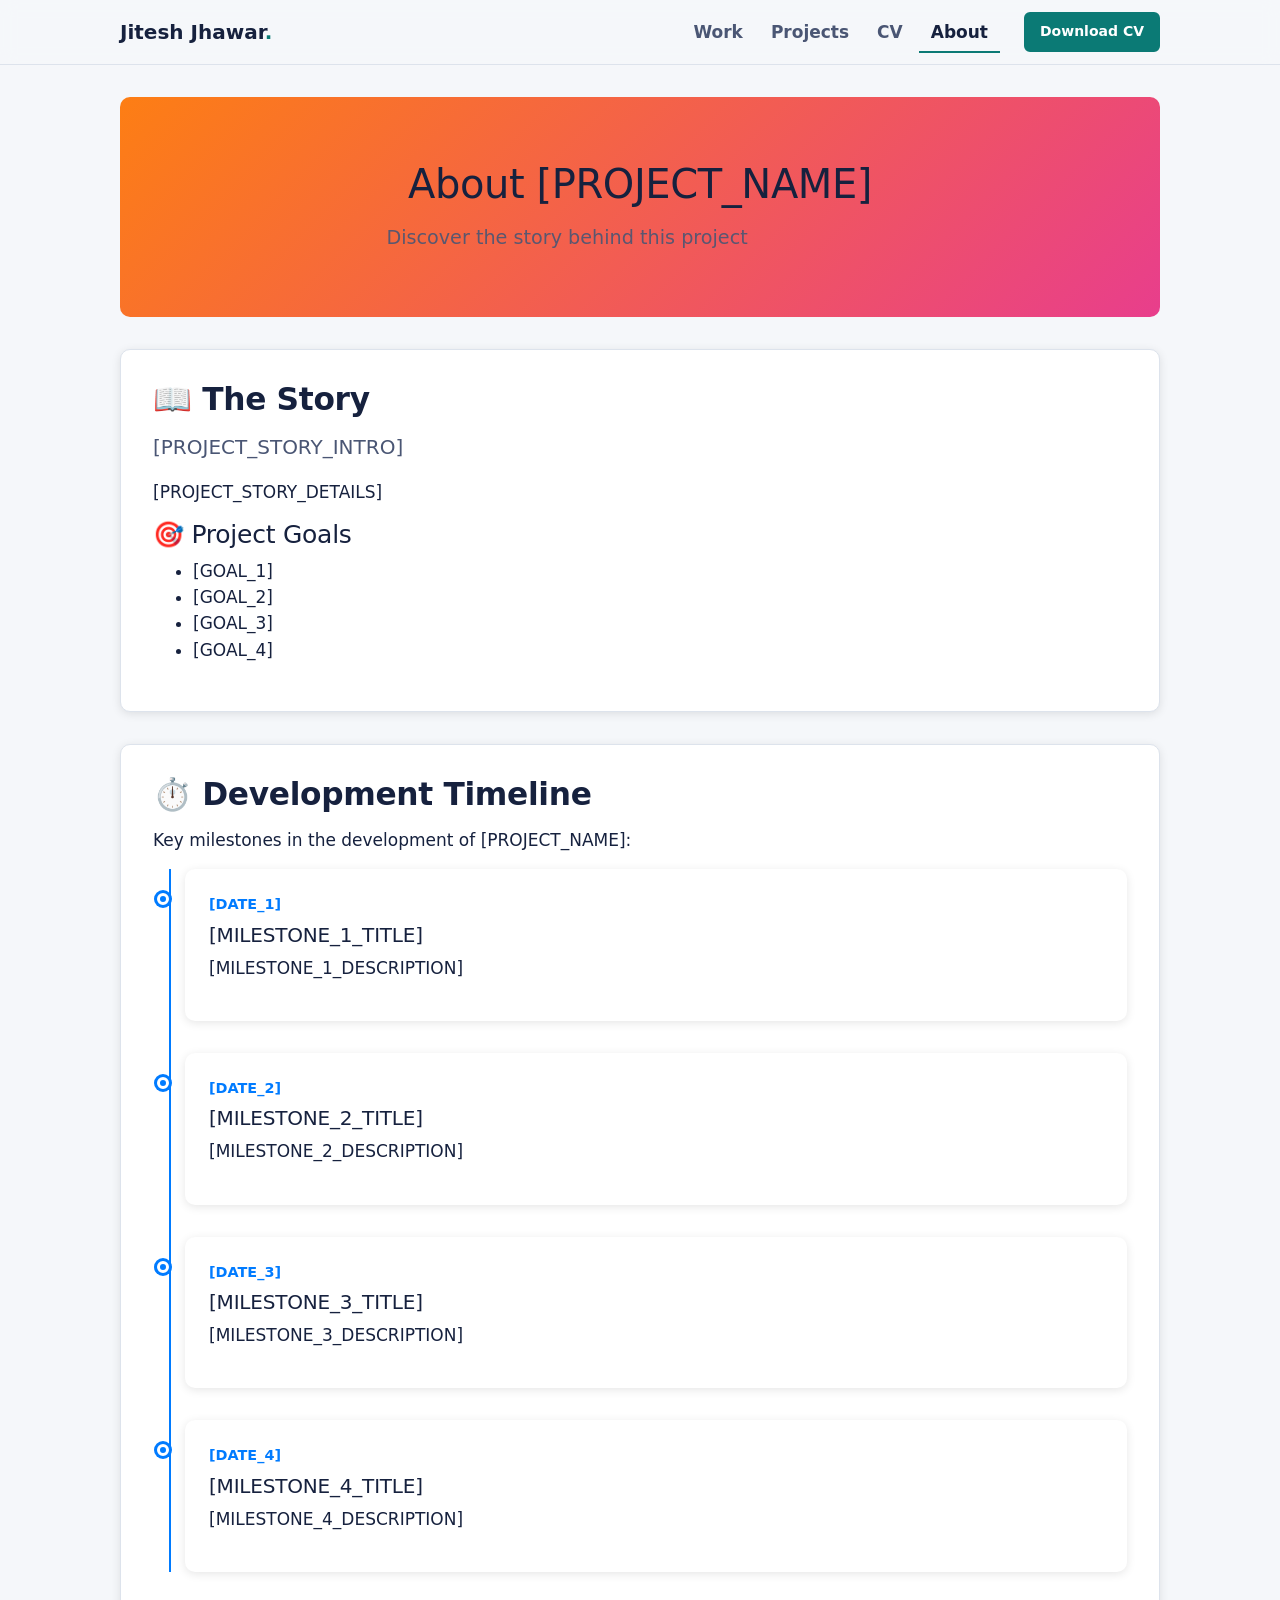
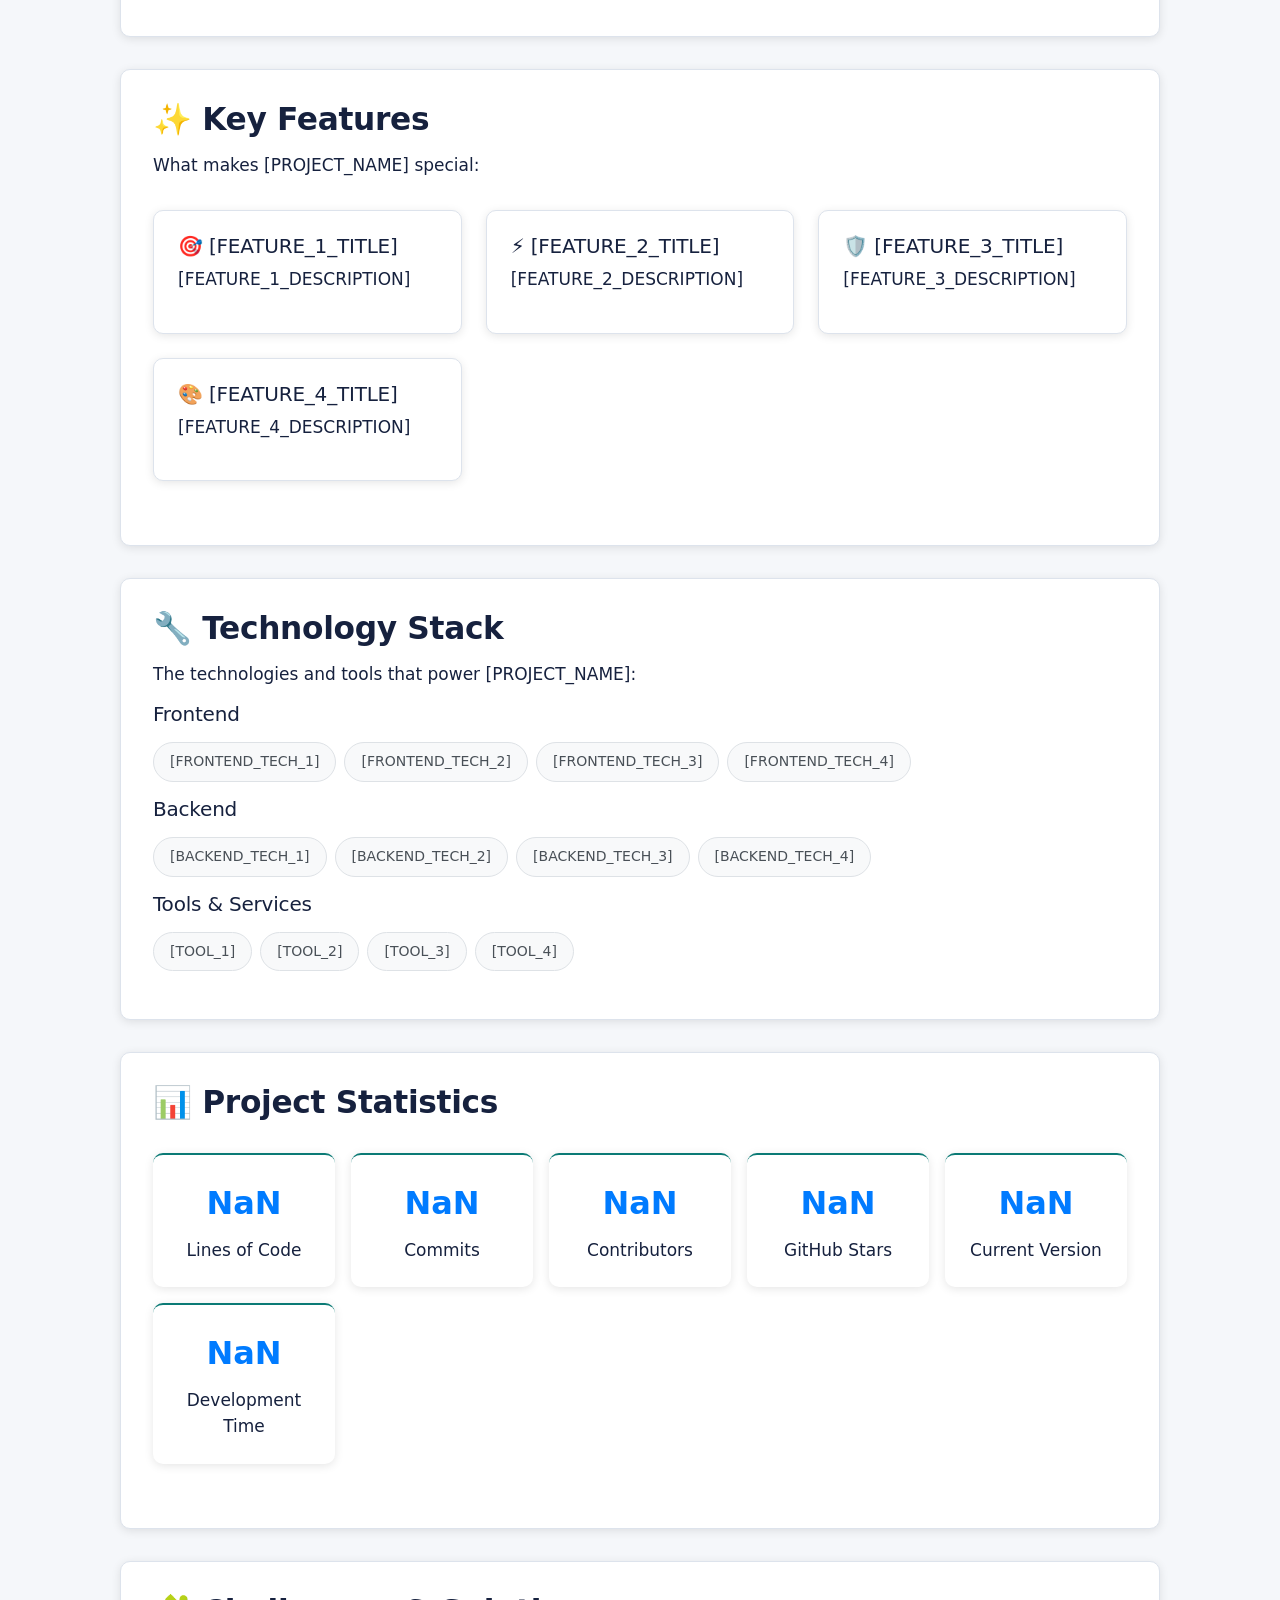
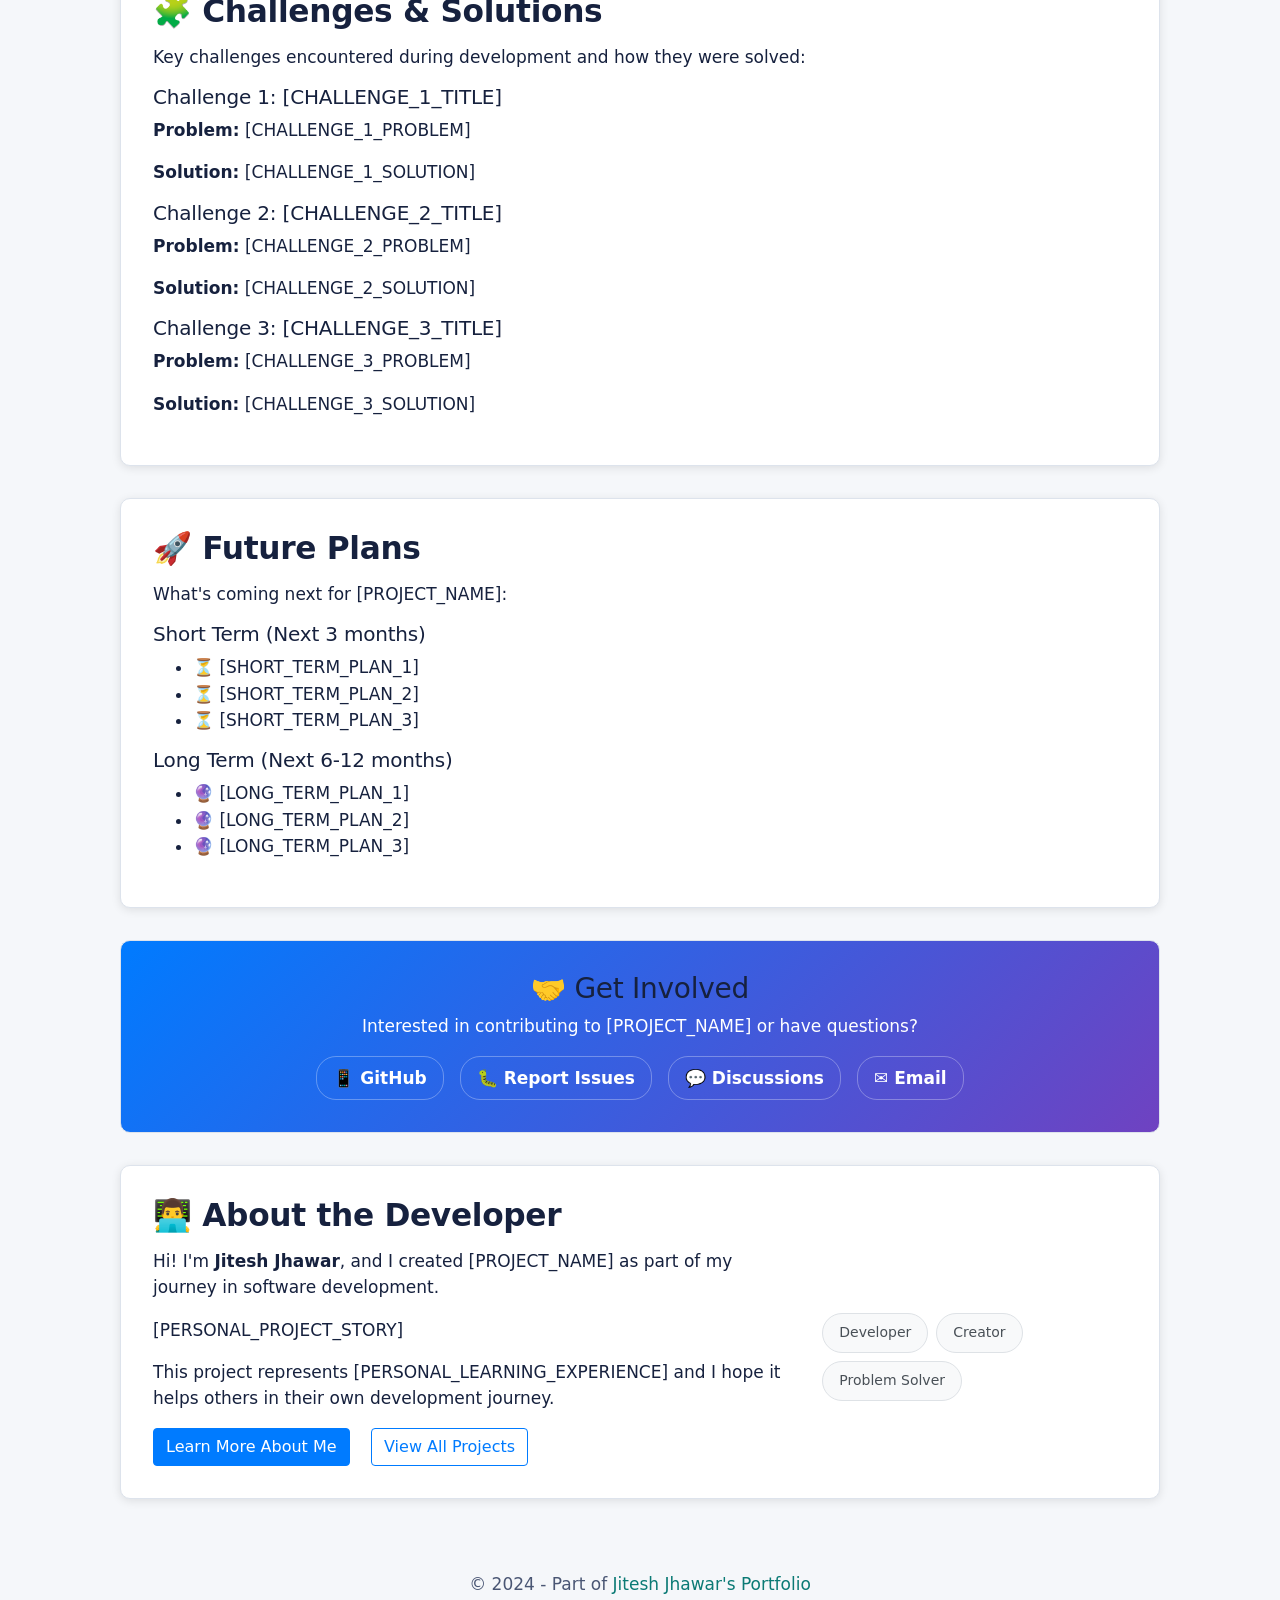
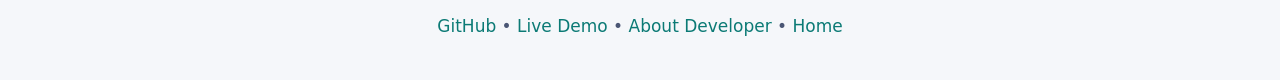
<file: template-about.html>
<!DOCTYPE html>
<html lang="en">
<head>
    <meta charset="utf-8">
    <meta http-equiv="X-UA-Compatible" content="IE=edge">
    <title>About [PROJECT_NAME] - Jitesh Jhawar | Zelone Portfolio</title>
    <meta name="description" content="Learn about [PROJECT_NAME] - [PROJECT_DESCRIPTION]. Discover the story behind this project.">
    <meta name="viewport" content="width=device-width, initial-scale=1">
    <meta name="author" content="Jitesh Jhawar">
    <meta name="keywords" content="[PROJECT_KEYWORDS], about, story, development, project history">
    
    <!-- Favicon -->
    <link rel="icon" type="image/x-icon" href="data:image/svg+xml,<svg xmlns=%22http://www.w3.org/2000/svg%22 viewBox=%220 0 100 100%22><text y=%22.9em%22 font-size=%2290%22>ℹ️</text></svg>">
    
    <!-- Stylesheets -->
    <link rel="stylesheet" href="https://cdn.jsdelivr.net/npm/bootstrap@4.6.2/dist/css/bootstrap.min.css"
        integrity="sha384-xOolHFLEh07PJGoPkLv1IbcEPTNtaed2xpHsD9ESMhqIYd0nLMwNLD69Npy4HI+N" crossorigin="anonymous">
    <link rel="stylesheet" href="/styles.css">
    
    <!-- Page-specific styles -->
    <style>
        .about-hero {
            background: linear-gradient(135deg, #fd7e14 0%, #e83e8c 100%);
            color: white;
            text-align: center;
            padding: 4rem 2rem;
            border-radius: 10px;
            margin: 2rem 0;
        }
        
        .about-hero h1 {
            font-size: 2.5rem;
            font-weight: 300;
            margin-bottom: 1rem;
        }
        
        .about-hero p {
            font-size: 1.2rem;
            opacity: 0.9;
            margin-bottom: 0;
        }
        
        .story-section {
            background: white;
            border-radius: 10px;
            padding: 2rem;
            margin-bottom: 2rem;
            box-shadow: 0 2px 10px rgba(0,0,0,0.1);
        }
        
        .timeline {
            position: relative;
            padding-left: 2rem;
        }
        
        .timeline::before {
            content: '';
            position: absolute;
            left: 1rem;
            top: 0;
            bottom: 0;
            width: 2px;
            background: #007bff;
        }
        
        .timeline-item {
            position: relative;
            margin-bottom: 2rem;
            background: white;
            padding: 1.5rem;
            border-radius: 10px;
            box-shadow: 0 2px 10px rgba(0,0,0,0.1);
        }
        
        .timeline-item::before {
            content: '';
            position: absolute;
            left: -1.75rem;
            top: 1.5rem;
            width: 12px;
            height: 12px;
            background: #007bff;
            border-radius: 50%;
            border: 3px solid white;
            box-shadow: 0 0 0 3px #007bff;
        }
        
        .timeline-date {
            color: #007bff;
            font-weight: 600;
            font-size: 0.9rem;
            margin-bottom: 0.5rem;
        }
        
        .feature-grid {
            display: grid;
            grid-template-columns: repeat(auto-fit, minmax(300px, 1fr));
            gap: 1.5rem;
            margin: 2rem 0;
        }
        
        .feature-item {
            background: white;
            padding: 1.5rem;
            border-radius: 10px;
            box-shadow: 0 2px 10px rgba(0,0,0,0.1);
            transition: transform 0.3s ease;
        }
        
        .feature-item:hover {
            transform: translateY(-2px);
            box-shadow: 0 4px 20px rgba(0,0,0,0.15);
        }
        
        .tech-stack {
            display: flex;
            flex-wrap: wrap;
            gap: 0.5rem;
            margin: 1rem 0;
        }
        
        .tech-badge {
            background: #f8f9fa;
            color: #495057;
            padding: 0.5rem 1rem;
            border-radius: 20px;
            font-size: 0.875rem;
            font-weight: 500;
            border: 1px solid #dee2e6;
            transition: all 0.3s ease;
        }
        
        .tech-badge:hover {
            background: #007bff;
            color: white;
            border-color: #007bff;
        }
        
        .stats-grid {
            display: grid;
            grid-template-columns: repeat(auto-fit, minmax(150px, 1fr));
            gap: 1rem;
            margin: 2rem 0;
        }
        
        .stat-item {
            text-align: center;
            background: white;
            padding: 1.5rem;
            border-radius: 10px;
            box-shadow: 0 2px 10px rgba(0,0,0,0.1);
        }
        
        .stat-number {
            font-size: 2rem;
            font-weight: 600;
            color: #007bff;
            margin-bottom: 0.5rem;
        }
        
        .contact-card {
            background: linear-gradient(135deg, #007bff 0%, #6f42c1 100%);
            color: white;
            padding: 2rem;
            border-radius: 10px;
            text-align: center;
            margin: 2rem 0;
        }
        
        .contact-links {
            display: flex;
            justify-content: center;
            gap: 1rem;
            margin-top: 1rem;
        }
        
        .contact-link {
            color: white;
            text-decoration: none;
            padding: 0.5rem 1rem;
            border: 1px solid rgba(255,255,255,0.3);
            border-radius: 20px;
            transition: all 0.3s ease;
        }
        
        .contact-link:hover {
            background: rgba(255,255,255,0.1);
            color: white;
            text-decoration: none;
        }
    </style>
</head>

<body>
    <!-- Navigation Placeholder -->
    <div id="nav-placeholder"></div>
    
    <!-- About Hero -->
    <div class="container">
        <section class="about-hero">
            <h1>About [PROJECT_NAME]</h1>
            <p>Discover the story behind this project</p>
        </section>
    </div>

    <!-- Main Content -->
    <div class="container">
        <!-- Project Story -->
        <section class="story-section">
            <h2>📖 The Story</h2>
            <p class="lead">[PROJECT_STORY_INTRO]</p>
            <p>[PROJECT_STORY_DETAILS]</p>
            
            <h3>🎯 Project Goals</h3>
            <ul>
                <li>[GOAL_1]</li>
                <li>[GOAL_2]</li>
                <li>[GOAL_3]</li>
                <li>[GOAL_4]</li>
            </ul>
        </section>

        <!-- Development Timeline -->
        <section class="story-section">
            <h2>⏱️ Development Timeline</h2>
            <p>Key milestones in the development of [PROJECT_NAME]:</p>
            
            <div class="timeline">
                <div class="timeline-item">
                    <div class="timeline-date">[DATE_1]</div>
                    <h4>[MILESTONE_1_TITLE]</h4>
                    <p>[MILESTONE_1_DESCRIPTION]</p>
                </div>
                
                <div class="timeline-item">
                    <div class="timeline-date">[DATE_2]</div>
                    <h4>[MILESTONE_2_TITLE]</h4>
                    <p>[MILESTONE_2_DESCRIPTION]</p>
                </div>
                
                <div class="timeline-item">
                    <div class="timeline-date">[DATE_3]</div>
                    <h4>[MILESTONE_3_TITLE]</h4>
                    <p>[MILESTONE_3_DESCRIPTION]</p>
                </div>
                
                <div class="timeline-item">
                    <div class="timeline-date">[DATE_4]</div>
                    <h4>[MILESTONE_4_TITLE]</h4>
                    <p>[MILESTONE_4_DESCRIPTION]</p>
                </div>
            </div>
        </section>

        <!-- Key Features -->
        <section class="story-section">
            <h2>✨ Key Features</h2>
            <p>What makes [PROJECT_NAME] special:</p>
            
            <div class="feature-grid">
                <div class="feature-item">
                    <h4>🎯 [FEATURE_1_TITLE]</h4>
                    <p>[FEATURE_1_DESCRIPTION]</p>
                </div>
                
                <div class="feature-item">
                    <h4>⚡ [FEATURE_2_TITLE]</h4>
                    <p>[FEATURE_2_DESCRIPTION]</p>
                </div>
                
                <div class="feature-item">
                    <h4>🛡️ [FEATURE_3_TITLE]</h4>
                    <p>[FEATURE_3_DESCRIPTION]</p>
                </div>
                
                <div class="feature-item">
                    <h4>🎨 [FEATURE_4_TITLE]</h4>
                    <p>[FEATURE_4_DESCRIPTION]</p>
                </div>
            </div>
        </section>

        <!-- Technology Stack -->
        <section class="story-section">
            <h2>🔧 Technology Stack</h2>
            <p>The technologies and tools that power [PROJECT_NAME]:</p>
            
            <h4>Frontend</h4>
            <div class="tech-stack">
                <span class="tech-badge">[FRONTEND_TECH_1]</span>
                <span class="tech-badge">[FRONTEND_TECH_2]</span>
                <span class="tech-badge">[FRONTEND_TECH_3]</span>
                <span class="tech-badge">[FRONTEND_TECH_4]</span>
            </div>
            
            <h4>Backend</h4>
            <div class="tech-stack">
                <span class="tech-badge">[BACKEND_TECH_1]</span>
                <span class="tech-badge">[BACKEND_TECH_2]</span>
                <span class="tech-badge">[BACKEND_TECH_3]</span>
                <span class="tech-badge">[BACKEND_TECH_4]</span>
            </div>
            
            <h4>Tools & Services</h4>
            <div class="tech-stack">
                <span class="tech-badge">[TOOL_1]</span>
                <span class="tech-badge">[TOOL_2]</span>
                <span class="tech-badge">[TOOL_3]</span>
                <span class="tech-badge">[TOOL_4]</span>
            </div>
        </section>

        <!-- Project Statistics -->
        <section class="story-section">
            <h2>📊 Project Statistics</h2>
            <div class="stats-grid">
                <div class="stat-item">
                    <div class="stat-number">[LINES_OF_CODE]</div>
                    <div>Lines of Code</div>
                </div>
                <div class="stat-item">
                    <div class="stat-number">[COMMITS_COUNT]</div>
                    <div>Commits</div>
                </div>
                <div class="stat-item">
                    <div class="stat-number">[CONTRIBUTORS]</div>
                    <div>Contributors</div>
                </div>
                <div class="stat-item">
                    <div class="stat-number">[GITHUB_STARS]</div>
                    <div>GitHub Stars</div>
                </div>
                <div class="stat-item">
                    <div class="stat-number">[VERSION]</div>
                    <div>Current Version</div>
                </div>
                <div class="stat-item">
                    <div class="stat-number">[DEVELOPMENT_TIME]</div>
                    <div>Development Time</div>
                </div>
            </div>
        </section>

        <!-- Challenges & Solutions -->
        <section class="story-section">
            <h2>🧩 Challenges & Solutions</h2>
            <p>Key challenges encountered during development and how they were solved:</p>
            
            <h4>Challenge 1: [CHALLENGE_1_TITLE]</h4>
            <p><strong>Problem:</strong> [CHALLENGE_1_PROBLEM]</p>
            <p><strong>Solution:</strong> [CHALLENGE_1_SOLUTION]</p>
            
            <h4>Challenge 2: [CHALLENGE_2_TITLE]</h4>
            <p><strong>Problem:</strong> [CHALLENGE_2_PROBLEM]</p>
            <p><strong>Solution:</strong> [CHALLENGE_2_SOLUTION]</p>
            
            <h4>Challenge 3: [CHALLENGE_3_TITLE]</h4>
            <p><strong>Problem:</strong> [CHALLENGE_3_PROBLEM]</p>
            <p><strong>Solution:</strong> [CHALLENGE_3_SOLUTION]</p>
        </section>

        <!-- Future Plans -->
        <section class="story-section">
            <h2>🚀 Future Plans</h2>
            <p>What's coming next for [PROJECT_NAME]:</p>
            
            <h4>Short Term (Next 3 months)</h4>
            <ul>
                <li>⏳ [SHORT_TERM_PLAN_1]</li>
                <li>⏳ [SHORT_TERM_PLAN_2]</li>
                <li>⏳ [SHORT_TERM_PLAN_3]</li>
            </ul>
            
            <h4>Long Term (Next 6-12 months)</h4>
            <ul>
                <li>🔮 [LONG_TERM_PLAN_1]</li>
                <li>🔮 [LONG_TERM_PLAN_2]</li>
                <li>🔮 [LONG_TERM_PLAN_3]</li>
            </ul>
        </section>

        <!-- Contact & Contribute -->
        <div class="contact-card">
            <h3>🤝 Get Involved</h3>
            <p>Interested in contributing to [PROJECT_NAME] or have questions?</p>
            <div class="contact-links">
                <a href="[GITHUB_URL]" target="_blank" rel="noopener" class="contact-link">
                    📱 GitHub
                </a>
                <a href="[ISSUES_URL]" target="_blank" rel="noopener" class="contact-link">
                    🐛 Report Issues
                </a>
                <a href="[DISCUSSIONS_URL]" target="_blank" rel="noopener" class="contact-link">
                    💬 Discussions
                </a>
                <a href="mailto:[CONTACT_EMAIL]" class="contact-link">
                    ✉️ Email
                </a>
            </div>
        </div>

        <!-- About the Developer -->
        <section class="story-section">
            <h2>👨‍💻 About the Developer</h2>
            <div class="row align-items-center">
                <div class="col-md-8">
                    <p>Hi! I'm <strong>Jitesh Jhawar</strong>, and I created [PROJECT_NAME] as part of my journey in software development.</p>
                    <p>[PERSONAL_PROJECT_STORY]</p>
                    <p>This project represents [PERSONAL_LEARNING_EXPERIENCE] and I hope it helps others in their own development journey.</p>
                    
                    <div class="mt-3">
                        <a href="/about.html" class="btn btn-primary mr-3">Learn More About Me</a>
                        <a href="/repositories.html" class="btn btn-outline-primary">View All Projects</a>
                    </div>
                </div>
                <div class="col-md-4 text-center">
                    <div class="tech-stack">
                        <span class="tech-badge">Developer</span>
                        <span class="tech-badge">Creator</span>
                        <span class="tech-badge">Problem Solver</span>
                    </div>
                </div>
            </div>
        </section>
    </div>

    <!-- Footer Placeholder -->
    <div id="footer-placeholder"></div>

    <!-- Scripts -->
    <script src="https://cdn.jsdelivr.net/npm/jquery@3.6.4/dist/jquery.min.js" crossorigin="anonymous"></script>
    <script src="https://cdn.jsdelivr.net/npm/popper.js@1.16.1/dist/umd/popper.min.js" crossorigin="anonymous"></script>
    <script src="https://cdn.jsdelivr.net/npm/bootstrap@4.6.2/dist/js/bootstrap.min.js" crossorigin="anonymous"></script>
    
    <!-- Load Navigation and Footer -->
    <script>
        $(document).ready(function() {
            $("#nav-placeholder").load("/nav.html");
            $("#footer-placeholder").load("/footer-template.html");
        });
    </script>
    
    <!-- Page Scripts -->
    <script>
        // Animate numbers on scroll
        function animateNumbers() {
            $('.stat-number').each(function() {
                const $this = $(this);
                const countTo = $this.text();
                
                $({ countNum: 0 }).animate({
                    countNum: countTo
                }, {
                    duration: 2000,
                    easing: 'swing',
                    step: function() {
                        $this.text(Math.floor(this.countNum));
                    },
                    complete: function() {
                        $this.text(countTo);
                    }
                });
            });
        }
        
        // Trigger animation when statistics section comes into view
        $(window).scroll(function() {
            const $stats = $('.stats-grid');
            if ($stats.length && !$stats.hasClass('animated')) {
                const statsTop = $stats.offset().top;
                const statsBottom = statsTop + $stats.outerHeight();
                const windowTop = $(window).scrollTop();
                const windowBottom = windowTop + $(window).height();
                
                if (windowBottom > statsTop && windowTop < statsBottom) {
                    $stats.addClass('animated');
                    animateNumbers();
                }
            }
        });
        
        // Smooth hover effects for tech badges
        $('.tech-badge').hover(
            function() {
                $(this).css('transform', 'translateY(-2px)');
            },
            function() {
                $(this).css('transform', 'translateY(0)');
            }
        );
    </script>
</body>
</html>
</file>
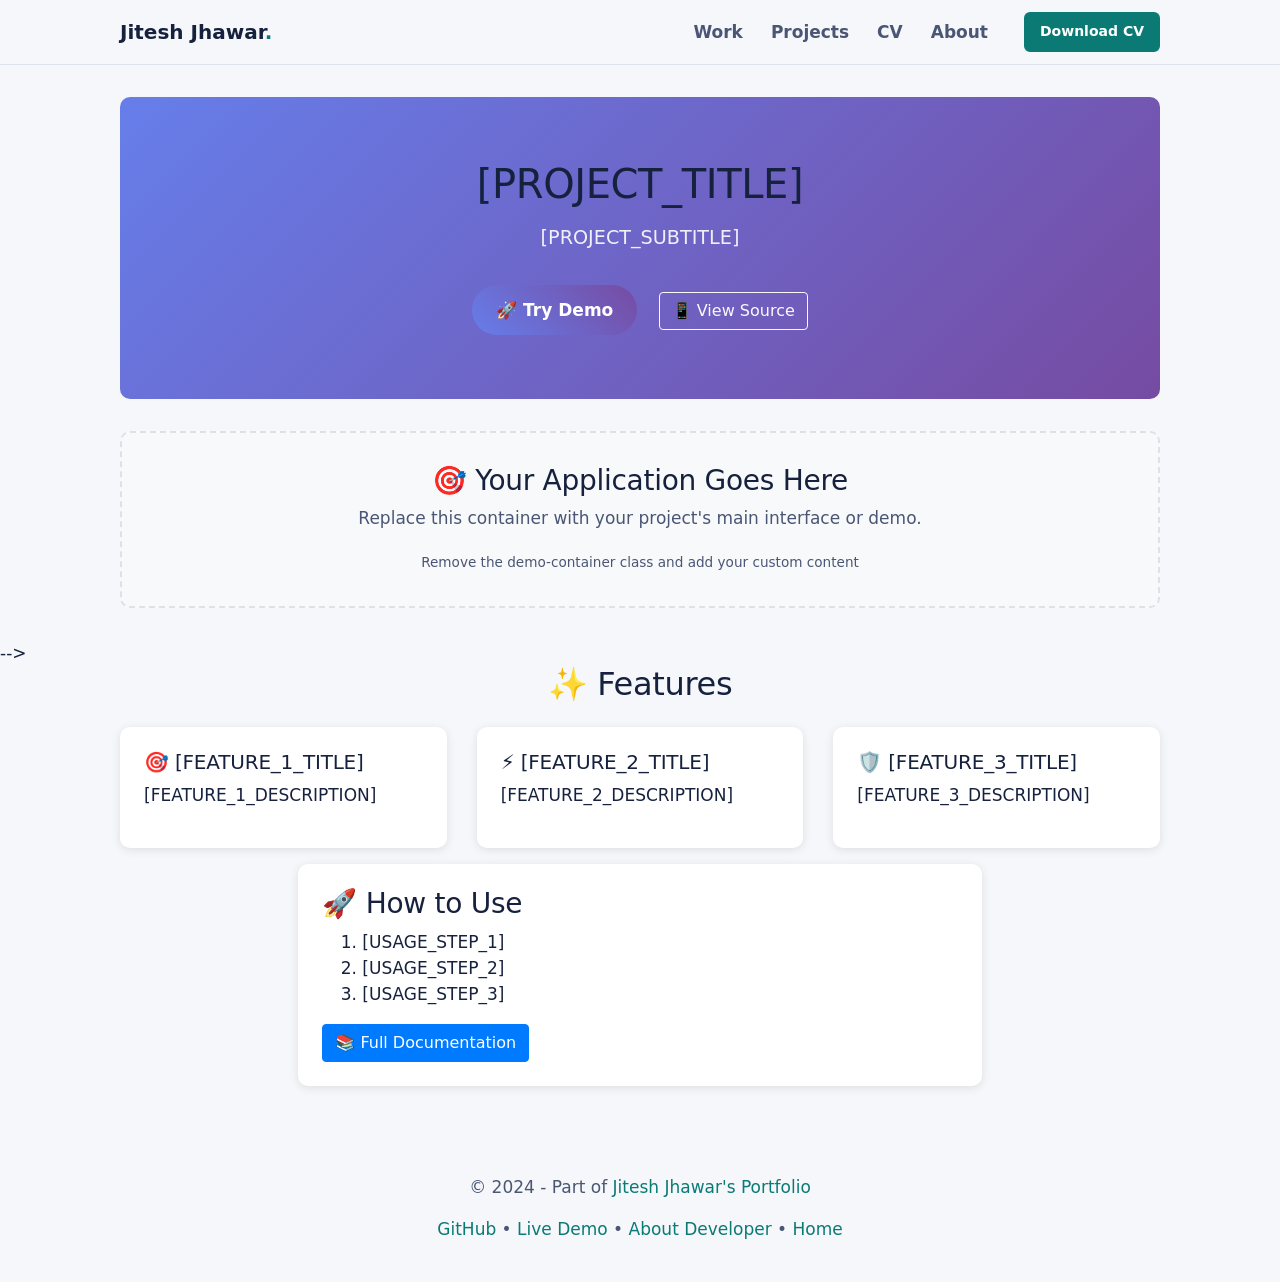
<file: template-index.html>
<!DOCTYPE html>
<html lang="en">
<head>
    <meta charset="utf-8">
    <meta http-equiv="X-UA-Compatible" content="IE=edge">
    <title>[PROJECT_NAME] - Jitesh Jhawar | Zelone Portfolio</title>
    <meta name="description" content="[PROJECT_DESCRIPTION]">
    <meta name="viewport" content="width=device-width, initial-scale=1">
    <meta name="author" content="Jitesh Jhawar">
    <meta name="keywords" content="[PROJECT_KEYWORDS], Jitesh Jhawar, Zelone, project">
    
    <!-- Favicon -->
    <link rel="icon" type="image/x-icon" href="data:image/svg+xml,<svg xmlns=%22http://www.w3.org/2000/svg%22 viewBox=%220 0 100 100%22><text y=%22.9em%22 font-size=%2290%22>💻</text></svg>">
    
    <!-- Stylesheets -->
    <link rel="stylesheet" href="https://cdn.jsdelivr.net/npm/bootstrap@4.6.2/dist/css/bootstrap.min.css"
        integrity="sha384-xOolHFLEh07PJGoPkLv1IbcEPTNtaed2xpHsD9ESMhqIYd0nLMwNLD69Npy4HI+N" crossorigin="anonymous">
    <link rel="stylesheet" href="/styles.css">
    
    <!-- Page-specific styles -->
    <style>
        .project-hero {
            background: linear-gradient(135deg, #667eea 0%, #764ba2 100%);
            color: white;
            text-align: center;
            padding: 4rem 2rem;
            border-radius: 10px;
            margin: 2rem 0;
        }
        
        .project-hero h1 {
            font-size: 2.5rem;
            font-weight: 300;
            margin-bottom: 1rem;
        }
        
        .project-hero p {
            font-size: 1.2rem;
            opacity: 0.9;
            margin-bottom: 2rem;
        }
        
        .feature-card {
            background: white;
            border-radius: 10px;
            padding: 1.5rem;
            margin-bottom: 1rem;
            box-shadow: 0 2px 10px rgba(0,0,0,0.1);
            transition: transform 0.3s ease;
        }
        
        .feature-card:hover {
            transform: translateY(-2px);
            box-shadow: 0 4px 20px rgba(0,0,0,0.15);
        }
        
        .btn-gradient {
            background: linear-gradient(45deg, #667eea, #764ba2);
            border: none;
            color: white;
            padding: 0.75rem 1.5rem;
            border-radius: 25px;
            text-decoration: none;
            display: inline-block;
            transition: all 0.3s ease;
        }
        
        .btn-gradient:hover {
            transform: translateY(-1px);
            color: white;
            text-decoration: none;
            box-shadow: 0 4px 12px rgba(102, 126, 234, 0.3);
        }
        
        .demo-container {
            background: #f8f9fa;
            border-radius: 10px;
            padding: 2rem;
            margin: 2rem 0;
            border: 2px dashed #dee2e6;
        }
    </style>
</head>

<body>
    <!-- Navigation Placeholder -->
    <div id="nav-placeholder"></div>
    
    <!-- Main Content -->
    <main class="main-content">
        <!-- Hero Section -->
        <div class="container">
            <section class="project-hero">
                <h1>[PROJECT_TITLE]</h1>
                <p>[PROJECT_SUBTITLE]</p>
                <div class="mt-4">
                    <a href="[DEMO_URL]" target="_blank" rel="noopener" class="btn-gradient mr-3">
                        🚀 Try Demo
                    </a>
                    <a href="[GITHUB_URL]" target="_blank" rel="noopener" class="btn btn-outline-light">
                        📱 View Source
                    </a>
                </div>
            </section>
        </div>

        <!-- Main Demo/Application Area -->
        <div class="container">
            <div class="demo-container">
                <!-- Replace this section with your actual application/demo -->
                <div class="text-center text-muted">
                    <h3>🎯 Your Application Goes Here</h3>
                    <p>Replace this container with your project's main interface or demo.</p>
                    <small>Remove the demo-container class and add your custom content</small>
                </div>
                
                <!-- Example: Your project's main interface -->
                <!--
                <div id="app-container">
                    <div id="main-interface">
                        <!-- Your project UI here -->
                    </div>
                </div>
                -->
            </div>
        </div>

        <!-- Features Section -->
        <div class="container">
            <h2 class="text-center mb-4">✨ Features</h2>
            <div class="row">
                <div class="col-md-4">
                    <div class="feature-card">
                        <h5>🎯 [FEATURE_1_TITLE]</h5>
                        <p>[FEATURE_1_DESCRIPTION]</p>
                    </div>
                </div>
                <div class="col-md-4">
                    <div class="feature-card">
                        <h5>⚡ [FEATURE_2_TITLE]</h5>
                        <p>[FEATURE_2_DESCRIPTION]</p>
                    </div>
                </div>
                <div class="col-md-4">
                    <div class="feature-card">
                        <h5>🛡️ [FEATURE_3_TITLE]</h5>
                        <p>[FEATURE_3_DESCRIPTION]</p>
                    </div>
                </div>
            </div>
        </div>

        <!-- Usage Instructions -->
        <div class="container">
            <div class="row">
                <div class="col-md-8 mx-auto">
                    <div class="feature-card">
                        <h3>🚀 How to Use</h3>
                        <ol>
                            <li>[USAGE_STEP_1]</li>
                            <li>[USAGE_STEP_2]</li>
                            <li>[USAGE_STEP_3]</li>
                        </ol>
                        <div class="mt-3">
                            <a href="[DOCUMENTATION_URL]" target="_blank" class="btn btn-primary">
                                📚 Full Documentation
                            </a>
                        </div>
                    </div>
                </div>
            </div>
        </div>
    </main>

    <!-- Footer Placeholder -->
    <div id="footer-placeholder"></div>

    <!-- Scripts -->
    <script src="https://cdn.jsdelivr.net/npm/jquery@3.6.4/dist/jquery.min.js" crossorigin="anonymous"></script>
    <script src="https://cdn.jsdelivr.net/npm/popper.js@1.16.1/dist/umd/popper.min.js" crossorigin="anonymous"></script>
    <script src="https://cdn.jsdelivr.net/npm/bootstrap@4.6.2/dist/js/bootstrap.min.js" crossorigin="anonymous"></script>
    
    <!-- Load Navigation and Footer -->
    <script>
        $(document).ready(function() {
            $("#nav-placeholder").load("/nav.html");
            $("#footer-placeholder").load("/footer-template.html");
        });
    </script>
    
    <!-- Your Project Scripts -->
    <script>
        // Add your project-specific JavaScript here
        console.log('[PROJECT_NAME] loaded successfully');
        
        // Example: Initialize your application
        /*
        document.addEventListener('DOMContentLoaded', function() {
            // Your application initialization code
        });
        */
    </script>
</body>
</html>
</file>
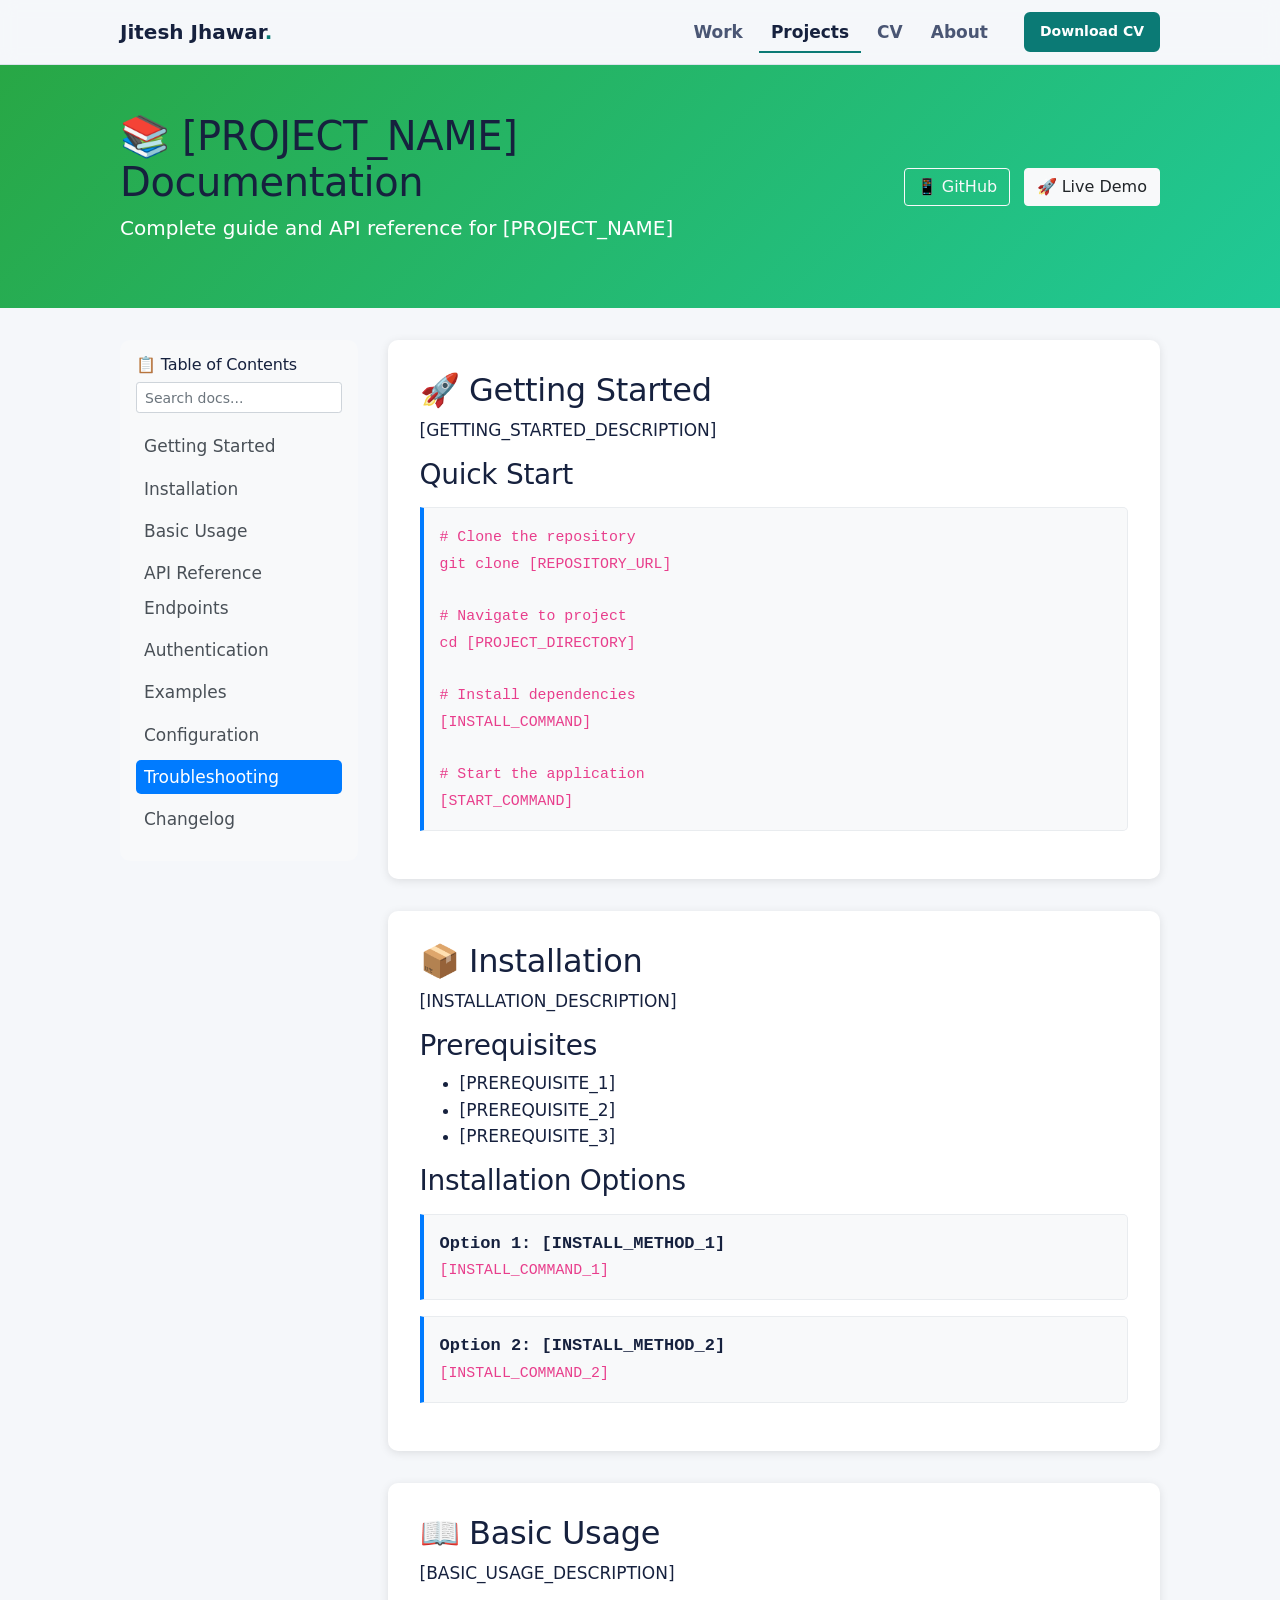
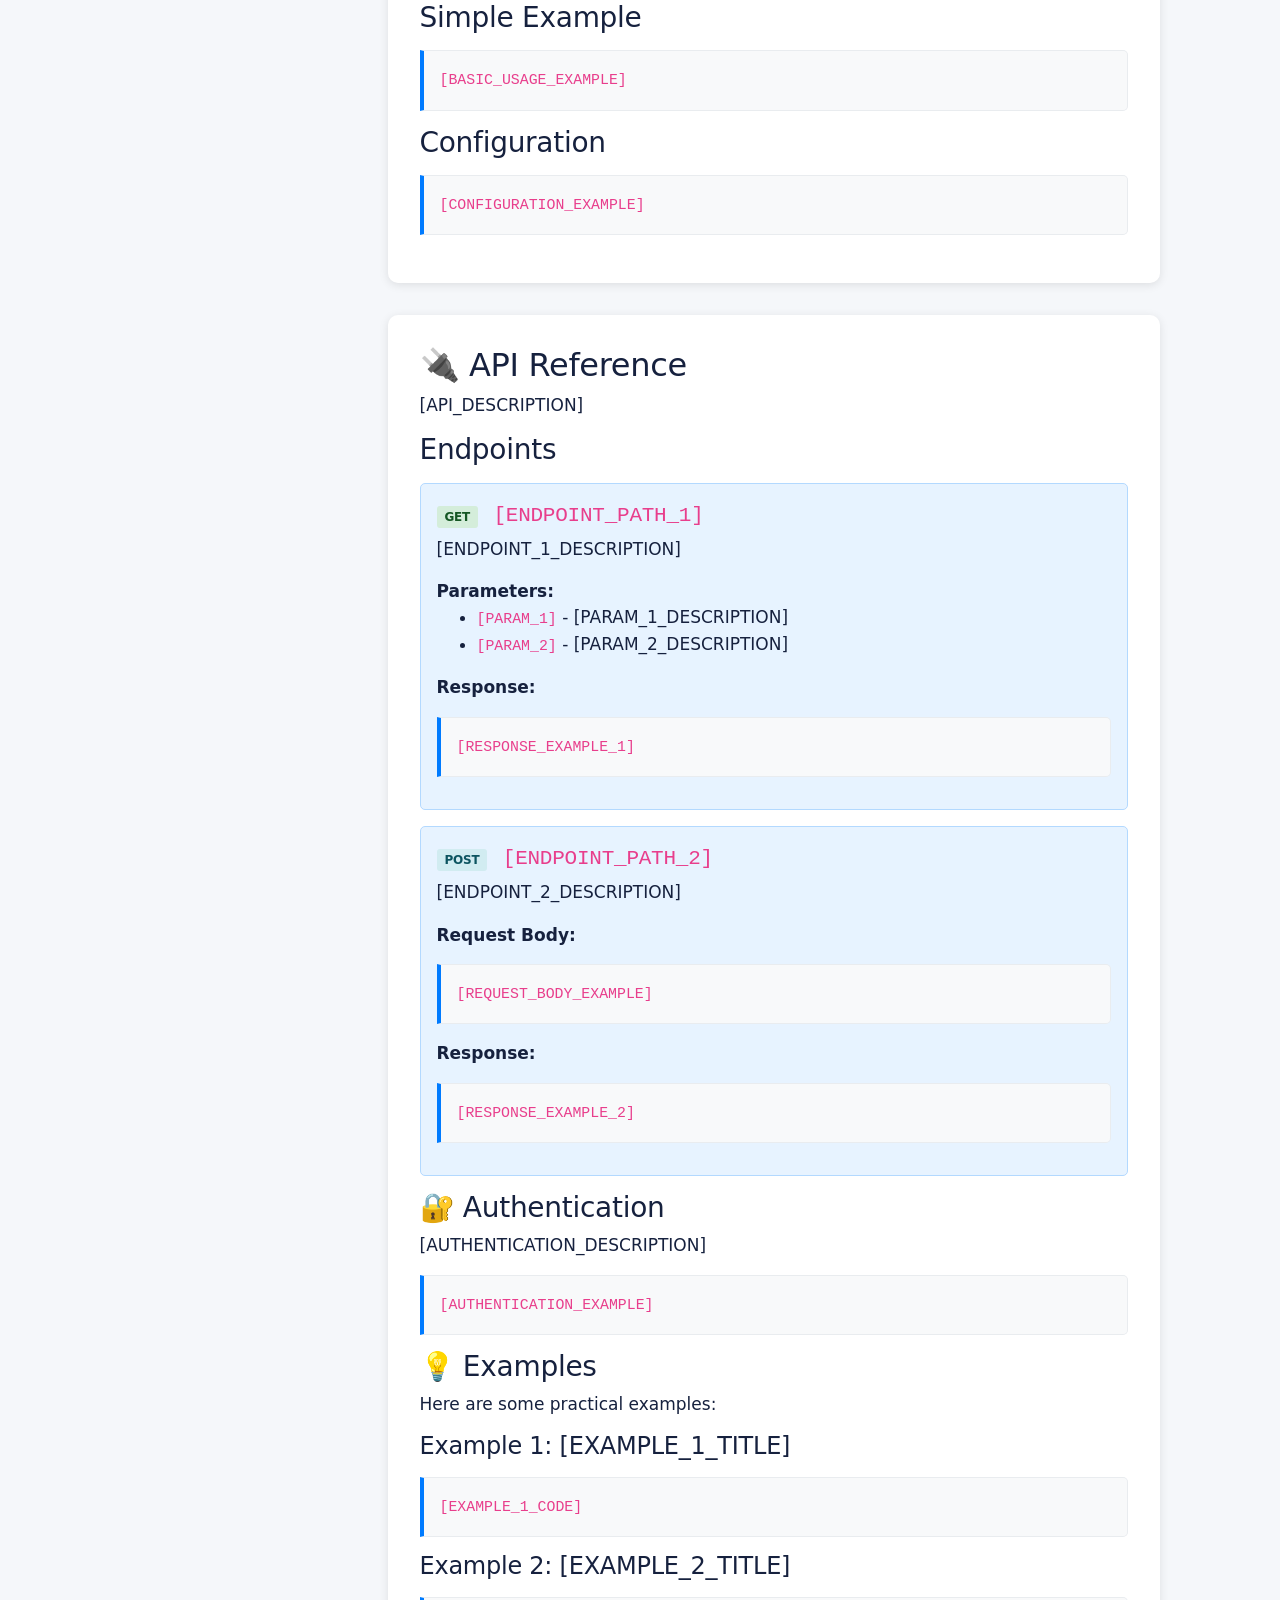
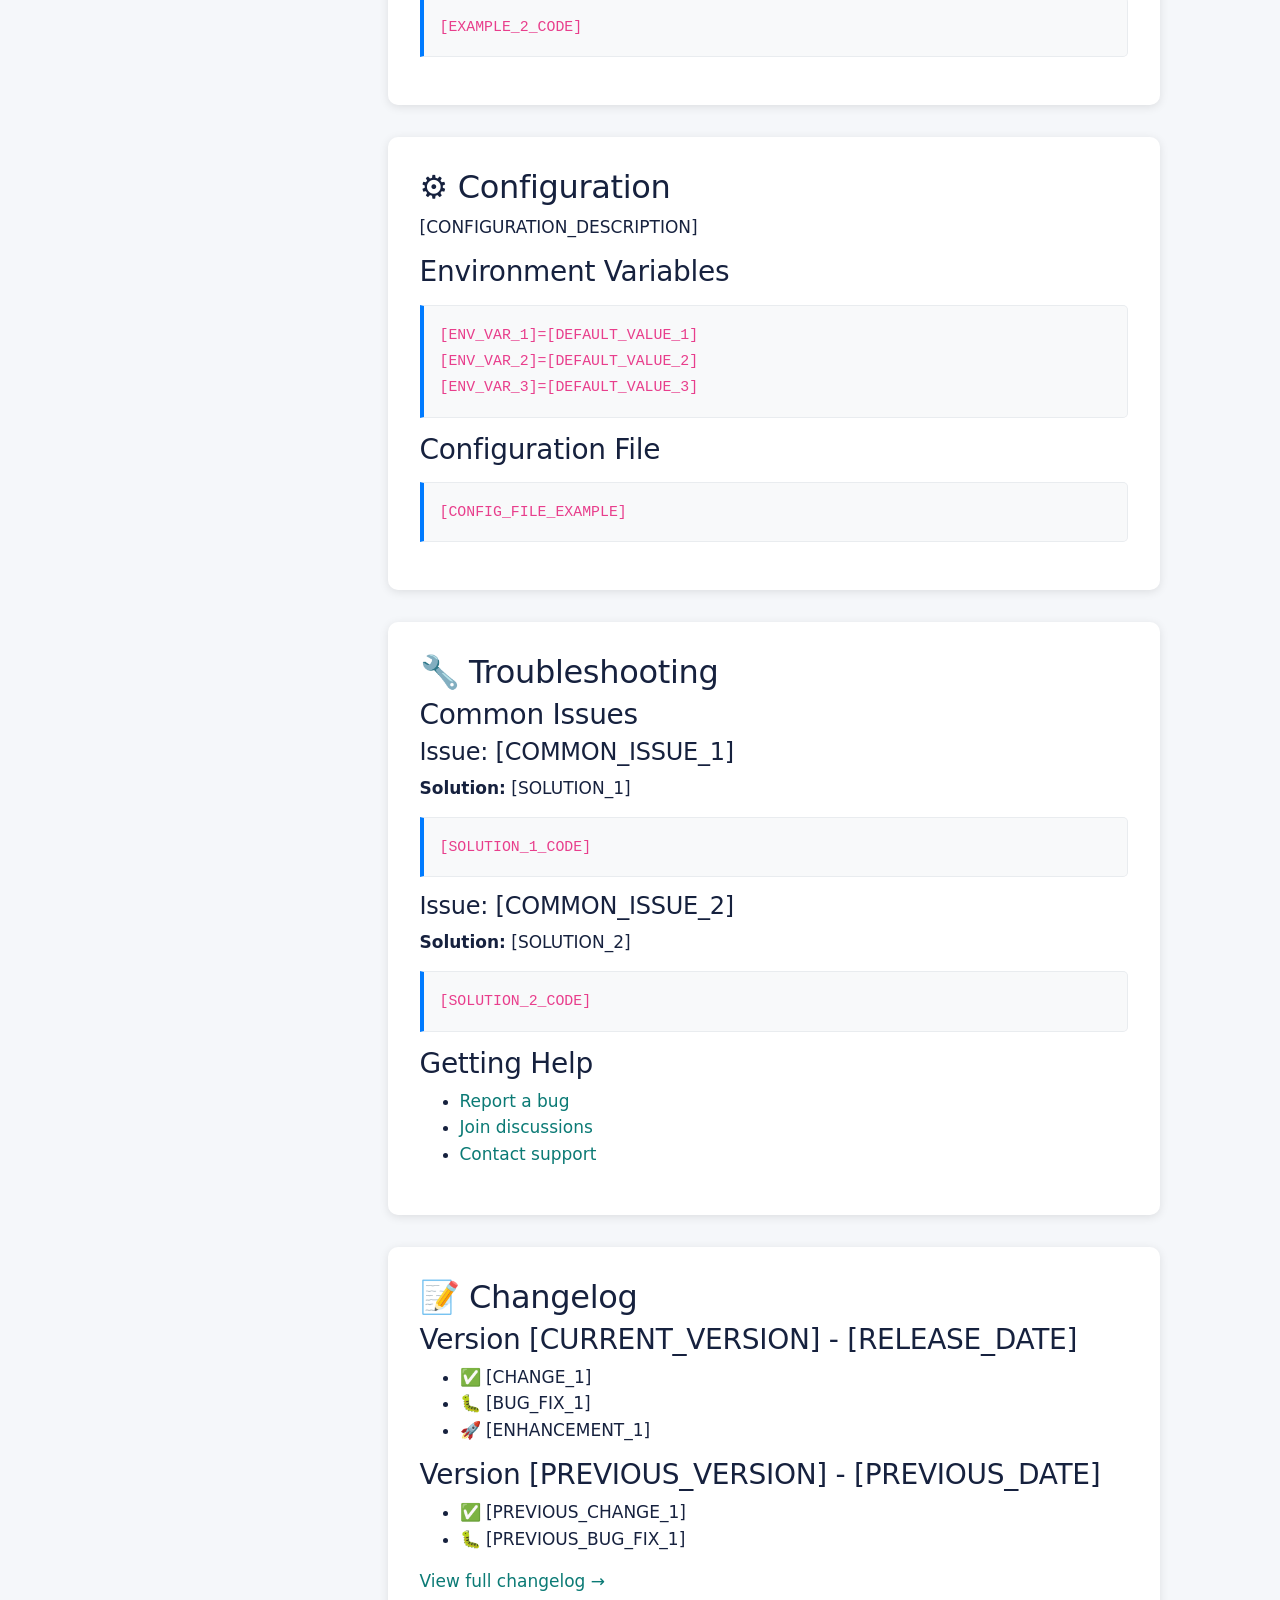
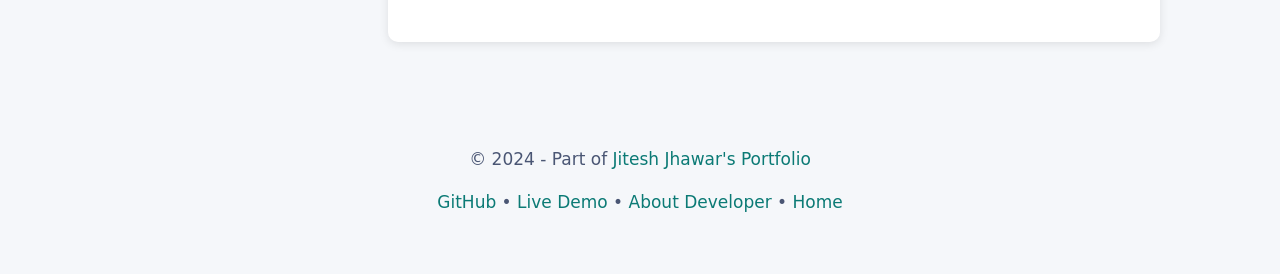
<file: template-repositories.html>
<!DOCTYPE html>
<html lang="en">
<head>
    <meta charset="utf-8">
    <meta http-equiv="X-UA-Compatible" content="IE=edge">
    <title>[PROJECT_NAME] Documentation - Jitesh Jhawar | Zelone Portfolio</title>
    <meta name="description" content="[PROJECT_DESCRIPTION] - Complete documentation and API reference">
    <meta name="viewport" content="width=device-width, initial-scale=1">
    <meta name="author" content="Jitesh Jhawar">
    <meta name="keywords" content="[PROJECT_KEYWORDS], documentation, API, reference, guide">
    
    <!-- Favicon -->
    <link rel="icon" type="image/x-icon" href="data:image/svg+xml,<svg xmlns=%22http://www.w3.org/2000/svg%22 viewBox=%220 0 100 100%22><text y=%22.9em%22 font-size=%2290%22>📚</text></svg>">
    
    <!-- Stylesheets -->
    <link rel="stylesheet" href="https://cdn.jsdelivr.net/npm/bootstrap@4.6.2/dist/css/bootstrap.min.css"
        integrity="sha384-xOolHFLEh07PJGoPkLv1IbcEPTNtaed2xpHsD9ESMhqIYd0nLMwNLD69Npy4HI+N" crossorigin="anonymous">
    <link rel="stylesheet" href="/styles.css">
    
    <!-- Page-specific styles -->
    <style>
        .docs-header {
            background: linear-gradient(135deg, #28a745 0%, #20c997 100%);
            color: white;
            padding: 3rem 0;
            margin-bottom: 2rem;
        }
        
        .docs-nav {
            background: #f8f9fa;
            padding: 1rem;
            border-radius: 10px;
            margin-bottom: 2rem;
            position: sticky;
            top: 20px;
        }
        
        .docs-nav ul {
            list-style: none;
            padding: 0;
            margin: 0;
        }
        
        .docs-nav li {
            margin-bottom: 0.5rem;
        }
        
        .docs-nav a {
            color: #495057;
            text-decoration: none;
            padding: 0.25rem 0.5rem;
            border-radius: 5px;
            display: block;
            transition: all 0.3s ease;
        }
        
        .docs-nav a:hover,
        .docs-nav a.active {
            background: #007bff;
            color: white;
            text-decoration: none;
        }
        
        .docs-content {
            background: white;
            padding: 2rem;
            border-radius: 10px;
            box-shadow: 0 2px 10px rgba(0,0,0,0.1);
            margin-bottom: 2rem;
        }
        
        .code-example {
            background: #f8f9fa;
            border: 1px solid #e9ecef;
            border-left: 4px solid #007bff;
            padding: 1rem;
            margin: 1rem 0;
            border-radius: 0 5px 5px 0;
            font-family: 'Monaco', 'Consolas', monospace;
        }
        
        .api-endpoint {
            background: #e7f3ff;
            border: 1px solid #b3d9ff;
            padding: 1rem;
            margin: 1rem 0;
            border-radius: 5px;
        }
        
        .method-badge {
            font-size: 0.75rem;
            padding: 0.25rem 0.5rem;
            border-radius: 3px;
            font-weight: bold;
            margin-right: 0.5rem;
        }
        
        .method-get { background: #d4edda; color: #155724; }
        .method-post { background: #d1ecf1; color: #0c5460; }
        .method-put { background: #fff3cd; color: #856404; }
        .method-delete { background: #f8d7da; color: #721c24; }
        
        .toc-item {
            padding-left: 1rem;
        }
        
        .search-docs {
            margin-bottom: 1rem;
        }
    </style>
</head>

<body>
    <!-- Navigation Placeholder -->
    <div id="nav-placeholder"></div>
    
    <!-- Documentation Header -->
    <header class="docs-header">
        <div class="container">
            <div class="row align-items-center">
                <div class="col-md-8">
                    <h1>📚 [PROJECT_NAME] Documentation</h1>
                    <p class="lead">Complete guide and API reference for [PROJECT_NAME]</p>
                </div>
                <div class="col-md-4 text-md-right">
                    <a href="[GITHUB_URL]" target="_blank" rel="noopener" class="btn btn-outline-light mr-2">
                        📱 GitHub
                    </a>
                    <a href="[DEMO_URL]" target="_blank" rel="noopener" class="btn btn-light">
                        🚀 Live Demo
                    </a>
                </div>
            </div>
        </div>
    </header>

    <!-- Main Documentation Content -->
    <div class="container">
        <div class="row">
            <!-- Sidebar Navigation -->
            <div class="col-md-3">
                <div class="docs-nav">
                    <h6>📋 Table of Contents</h6>
                    <div class="search-docs">
                        <input type="text" id="docsSearch" class="form-control form-control-sm" placeholder="Search docs...">
                    </div>
                    <ul id="tocList">
                        <li><a href="#getting-started" class="active">Getting Started</a></li>
                        <li><a href="#installation">Installation</a></li>
                        <li><a href="#basic-usage">Basic Usage</a></li>
                        <li><a href="#api-reference">API Reference</a>
                            <ul class="toc-item">
                                <li><a href="#endpoints">Endpoints</a></li>
                                <li><a href="#authentication">Authentication</a></li>
                                <li><a href="#examples">Examples</a></li>
                            </ul>
                        </li>
                        <li><a href="#configuration">Configuration</a></li>
                        <li><a href="#troubleshooting">Troubleshooting</a></li>
                        <li><a href="#changelog">Changelog</a></li>
                    </ul>
                </div>
            </div>

            <!-- Main Content -->
            <div class="col-md-9">
                <!-- Getting Started -->
                <section class="docs-content" id="getting-started">
                    <h2>🚀 Getting Started</h2>
                    <p>[GETTING_STARTED_DESCRIPTION]</p>
                    
                    <h3>Quick Start</h3>
                    <div class="code-example">
                        <code>
# Clone the repository<br>
git clone [REPOSITORY_URL]<br>
<br>
# Navigate to project<br>
cd [PROJECT_DIRECTORY]<br>
<br>
# Install dependencies<br>
[INSTALL_COMMAND]<br>
<br>
# Start the application<br>
[START_COMMAND]
                        </code>
                    </div>
                </section>

                <!-- Installation -->
                <section class="docs-content" id="installation">
                    <h2>📦 Installation</h2>
                    <p>[INSTALLATION_DESCRIPTION]</p>
                    
                    <h3>Prerequisites</h3>
                    <ul>
                        <li>[PREREQUISITE_1]</li>
                        <li>[PREREQUISITE_2]</li>
                        <li>[PREREQUISITE_3]</li>
                    </ul>
                    
                    <h3>Installation Options</h3>
                    <div class="code-example">
                        <strong>Option 1: [INSTALL_METHOD_1]</strong><br>
                        <code>[INSTALL_COMMAND_1]</code>
                    </div>
                    
                    <div class="code-example">
                        <strong>Option 2: [INSTALL_METHOD_2]</strong><br>
                        <code>[INSTALL_COMMAND_2]</code>
                    </div>
                </section>

                <!-- Basic Usage -->
                <section class="docs-content" id="basic-usage">
                    <h2>📖 Basic Usage</h2>
                    <p>[BASIC_USAGE_DESCRIPTION]</p>
                    
                    <h3>Simple Example</h3>
                    <div class="code-example">
                        <code>
[BASIC_USAGE_EXAMPLE]
                        </code>
                    </div>
                    
                    <h3>Configuration</h3>
                    <div class="code-example">
                        <code>
[CONFIGURATION_EXAMPLE]
                        </code>
                    </div>
                </section>

                <!-- API Reference -->
                <section class="docs-content" id="api-reference">
                    <h2>🔌 API Reference</h2>
                    <p>[API_DESCRIPTION]</p>
                    
                    <h3 id="endpoints">Endpoints</h3>
                    
                    <!-- Example API Endpoint -->
                    <div class="api-endpoint">
                        <h4>
                            <span class="method-badge method-get">GET</span>
                            <code>[ENDPOINT_PATH_1]</code>
                        </h4>
                        <p>[ENDPOINT_1_DESCRIPTION]</p>
                        
                        <strong>Parameters:</strong>
                        <ul>
                            <li><code>[PARAM_1]</code> - [PARAM_1_DESCRIPTION]</li>
                            <li><code>[PARAM_2]</code> - [PARAM_2_DESCRIPTION]</li>
                        </ul>
                        
                        <strong>Response:</strong>
                        <div class="code-example">
                            <code>[RESPONSE_EXAMPLE_1]</code>
                        </div>
                    </div>
                    
                    <div class="api-endpoint">
                        <h4>
                            <span class="method-badge method-post">POST</span>
                            <code>[ENDPOINT_PATH_2]</code>
                        </h4>
                        <p>[ENDPOINT_2_DESCRIPTION]</p>
                        
                        <strong>Request Body:</strong>
                        <div class="code-example">
                            <code>[REQUEST_BODY_EXAMPLE]</code>
                        </div>
                        
                        <strong>Response:</strong>
                        <div class="code-example">
                            <code>[RESPONSE_EXAMPLE_2]</code>
                        </div>
                    </div>
                    
                    <h3 id="authentication">🔐 Authentication</h3>
                    <p>[AUTHENTICATION_DESCRIPTION]</p>
                    <div class="code-example">
                        <code>[AUTHENTICATION_EXAMPLE]</code>
                    </div>
                    
                    <h3 id="examples">💡 Examples</h3>
                    <p>Here are some practical examples:</p>
                    
                    <h4>Example 1: [EXAMPLE_1_TITLE]</h4>
                    <div class="code-example">
                        <code>[EXAMPLE_1_CODE]</code>
                    </div>
                    
                    <h4>Example 2: [EXAMPLE_2_TITLE]</h4>
                    <div class="code-example">
                        <code>[EXAMPLE_2_CODE]</code>
                    </div>
                </section>

                <!-- Configuration -->
                <section class="docs-content" id="configuration">
                    <h2>⚙️ Configuration</h2>
                    <p>[CONFIGURATION_DESCRIPTION]</p>
                    
                    <h3>Environment Variables</h3>
                    <div class="code-example">
                        <code>
[ENV_VAR_1]=[DEFAULT_VALUE_1]<br>
[ENV_VAR_2]=[DEFAULT_VALUE_2]<br>
[ENV_VAR_3]=[DEFAULT_VALUE_3]
                        </code>
                    </div>
                    
                    <h3>Configuration File</h3>
                    <div class="code-example">
                        <code>[CONFIG_FILE_EXAMPLE]</code>
                    </div>
                </section>

                <!-- Troubleshooting -->
                <section class="docs-content" id="troubleshooting">
                    <h2>🔧 Troubleshooting</h2>
                    
                    <h3>Common Issues</h3>
                    
                    <h4>Issue: [COMMON_ISSUE_1]</h4>
                    <p><strong>Solution:</strong> [SOLUTION_1]</p>
                    <div class="code-example">
                        <code>[SOLUTION_1_CODE]</code>
                    </div>
                    
                    <h4>Issue: [COMMON_ISSUE_2]</h4>
                    <p><strong>Solution:</strong> [SOLUTION_2]</p>
                    <div class="code-example">
                        <code>[SOLUTION_2_CODE]</code>
                    </div>
                    
                    <h3>Getting Help</h3>
                    <ul>
                        <li><a href="[GITHUB_ISSUES_URL]" target="_blank">Report a bug</a></li>
                        <li><a href="[DISCUSSIONS_URL]" target="_blank">Join discussions</a></li>
                        <li><a href="mailto:[CONTACT_EMAIL]">Contact support</a></li>
                    </ul>
                </section>

                <!-- Changelog -->
                <section class="docs-content" id="changelog">
                    <h2>📝 Changelog</h2>
                    
                    <h3>Version [CURRENT_VERSION] - [RELEASE_DATE]</h3>
                    <ul>
                        <li>✅ [CHANGE_1]</li>
                        <li>🐛 [BUG_FIX_1]</li>
                        <li>🚀 [ENHANCEMENT_1]</li>
                    </ul>
                    
                    <h3>Version [PREVIOUS_VERSION] - [PREVIOUS_DATE]</h3>
                    <ul>
                        <li>✅ [PREVIOUS_CHANGE_1]</li>
                        <li>🐛 [PREVIOUS_BUG_FIX_1]</li>
                    </ul>
                    
                    <p><a href="[FULL_CHANGELOG_URL]" target="_blank">View full changelog →</a></p>
                </section>
            </div>
        </div>
    </div>

    <!-- Footer Placeholder -->
    <div id="footer-placeholder"></div>

    <!-- Scripts -->
    <script src="https://cdn.jsdelivr.net/npm/jquery@3.6.4/dist/jquery.min.js" crossorigin="anonymous"></script>
    <script src="https://cdn.jsdelivr.net/npm/popper.js@1.16.1/dist/umd/popper.min.js" crossorigin="anonymous"></script>
    <script src="https://cdn.jsdelivr.net/npm/bootstrap@4.6.2/dist/js/bootstrap.min.js" crossorigin="anonymous"></script>
    
    <!-- Load Navigation and Footer -->
    <script>
        $(document).ready(function() {
            $("#nav-placeholder").load("/nav.html");
            $("#footer-placeholder").load("/footer-template.html");
        });
    </script>
    
    <!-- Documentation Scripts -->
    <script>
        $(document).ready(function() {
            // Smooth scrolling for navigation links
            $('.docs-nav a').click(function(e) {
                e.preventDefault();
                const target = $(this.getAttribute('href'));
                if (target.length) {
                    $('html, body').animate({
                        scrollTop: target.offset().top - 100
                    }, 500);
                    
                    // Update active navigation
                    $('.docs-nav a').removeClass('active');
                    $(this).addClass('active');
                }
            });
            
            // Search functionality
            $('#docsSearch').on('input', function() {
                const searchTerm = $(this).val().toLowerCase();
                $('.docs-nav li').each(function() {
                    const text = $(this).text().toLowerCase();
                    $(this).toggle(text.includes(searchTerm));
                });
            });
            
            // Update active navigation on scroll
            $(window).scroll(function() {
                const scrollTop = $(window).scrollTop();
                $('.docs-content').each(function() {
                    const sectionTop = $(this).offset().top - 150;
                    const sectionBottom = sectionTop + $(this).outerHeight();
                    
                    if (scrollTop >= sectionTop && scrollTop < sectionBottom) {
                        const id = $(this).attr('id');
                        $('.docs-nav a').removeClass('active');
                        $(`.docs-nav a[href="#${id}"]`).addClass('active');
                    }
                });
            });
        });
    </script>
</body>
</html>
</file>
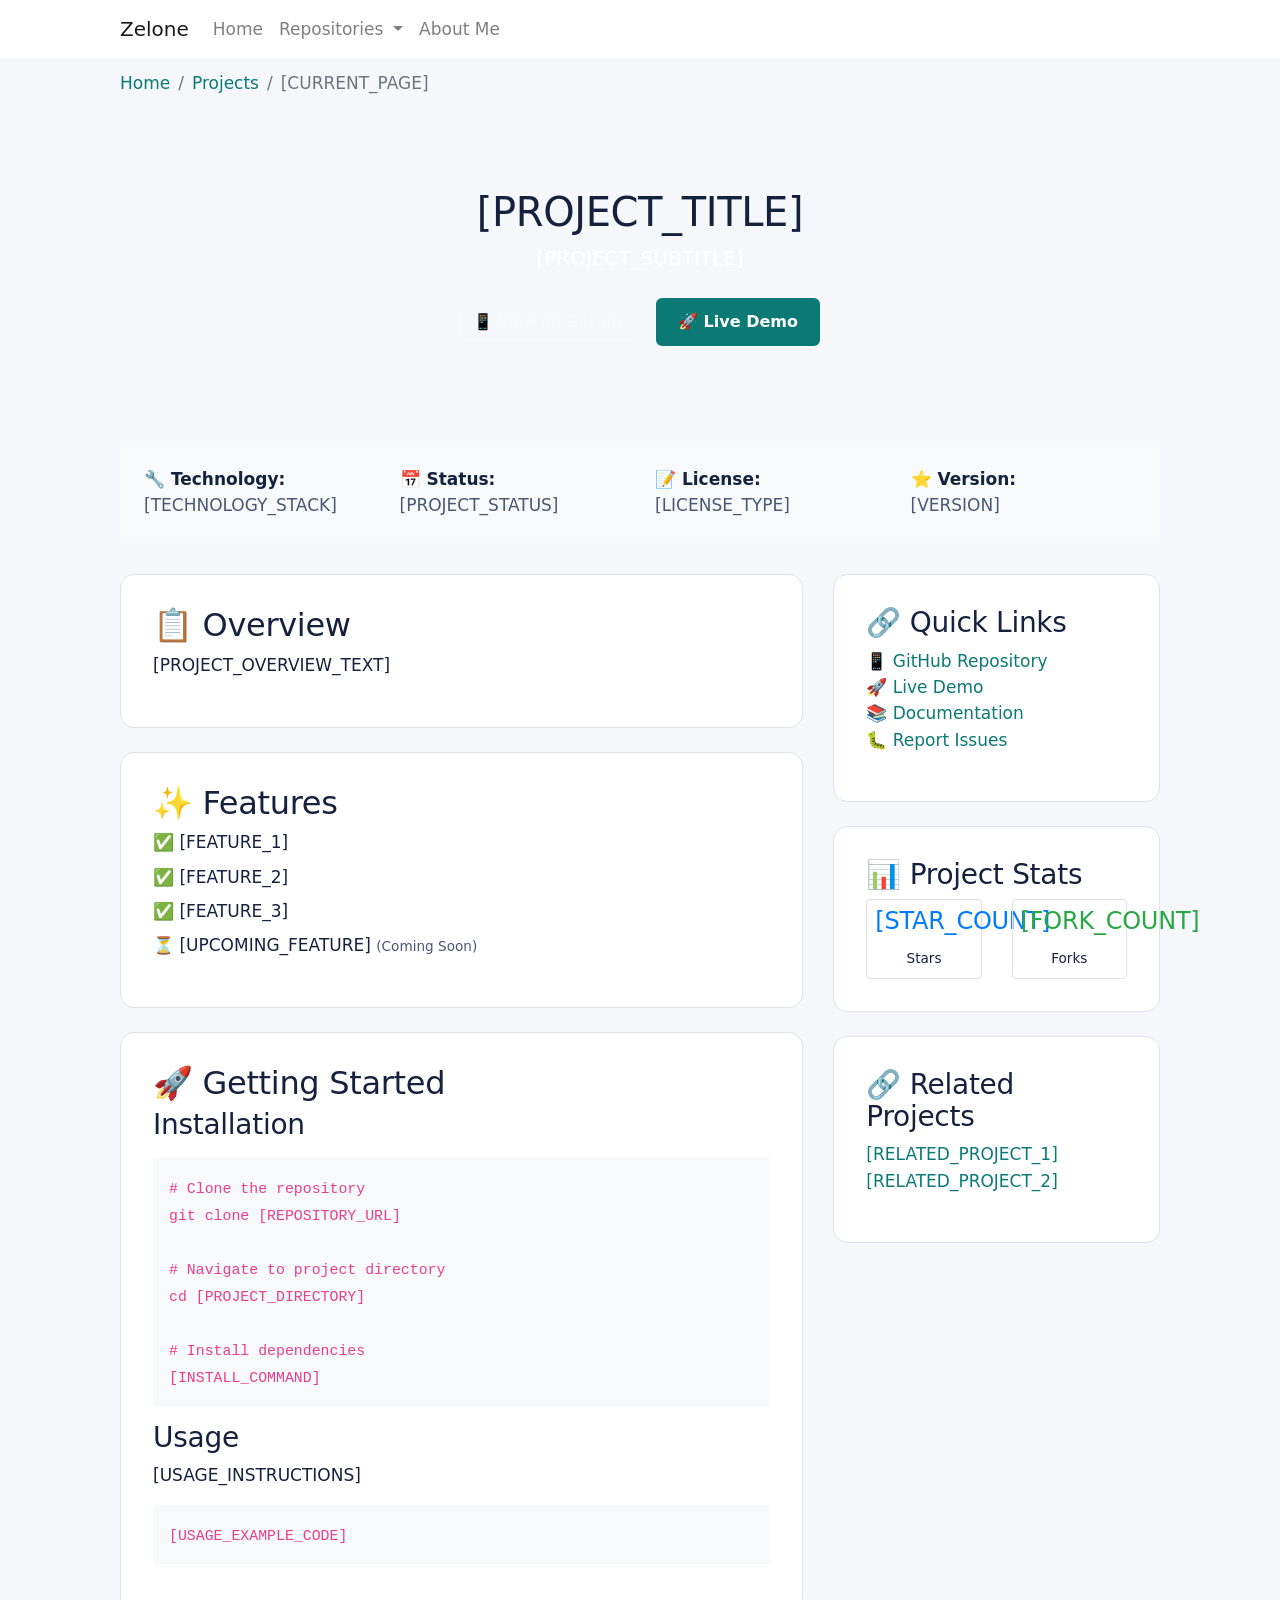
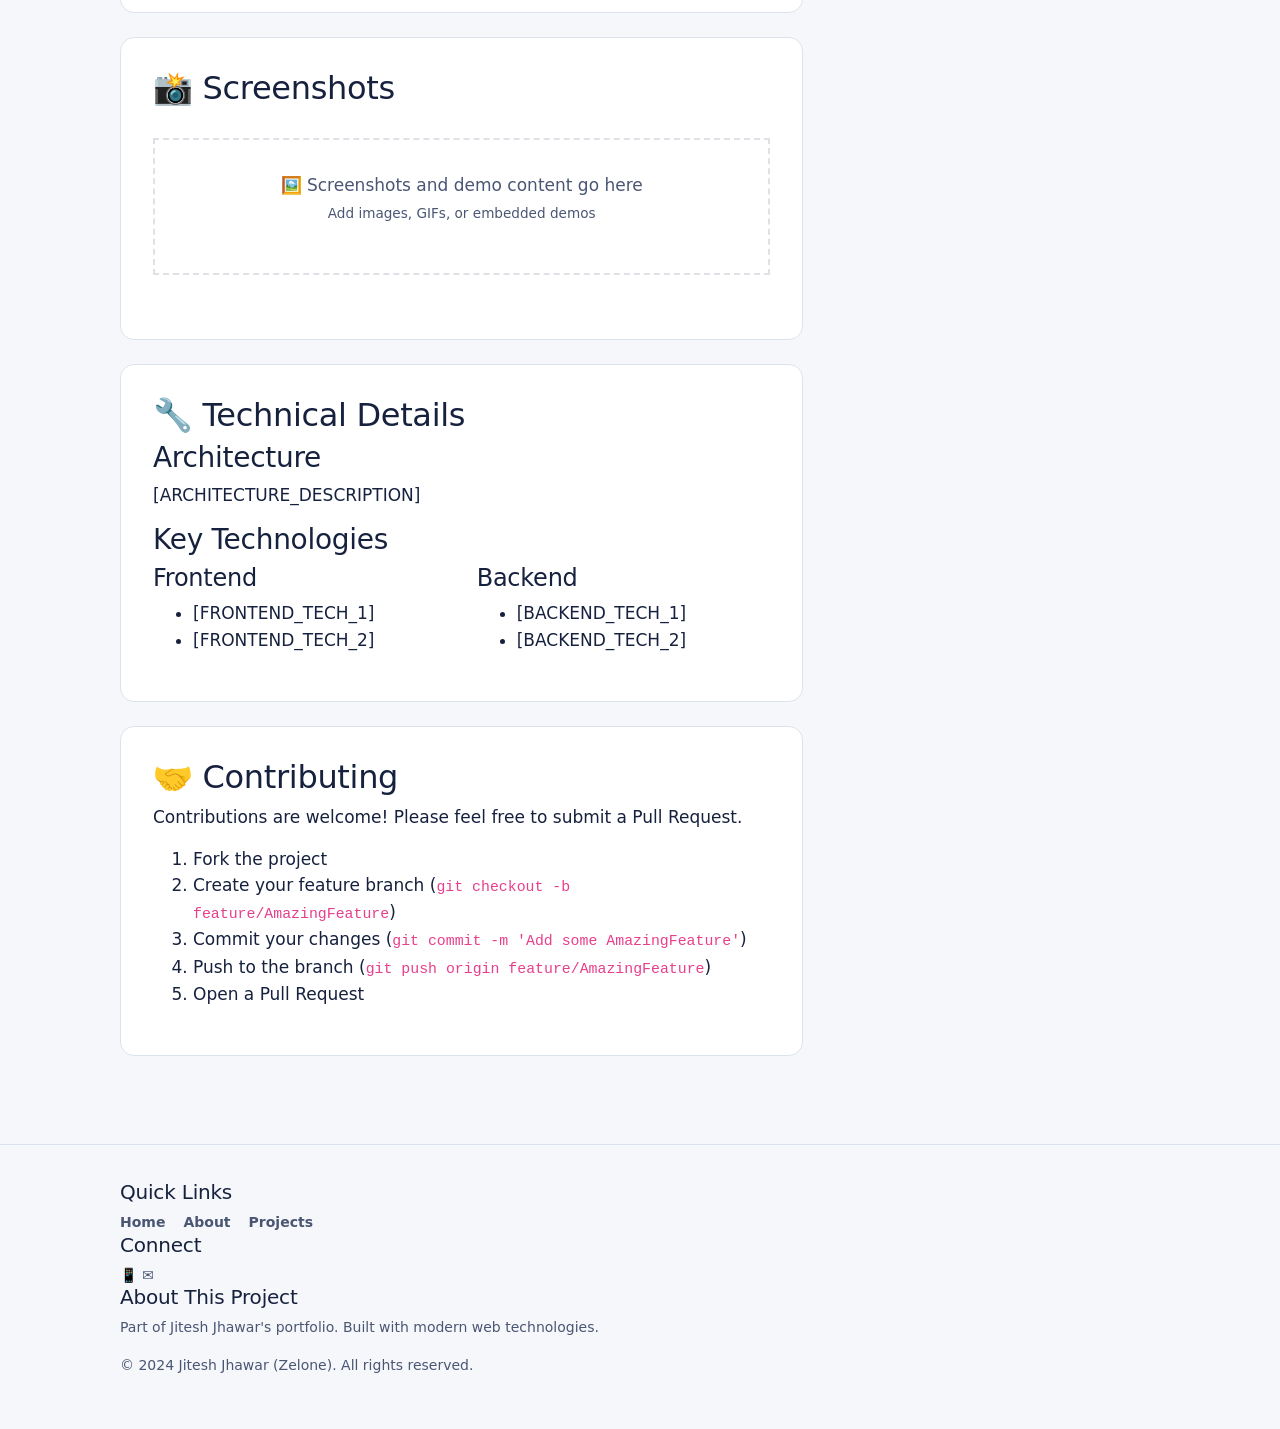
<file: template.html>
<!DOCTYPE html>
<html lang="en">
<head>
    <meta charset="utf-8">
    <meta http-equiv="X-UA-Compatible" content="IE=edge">
    <title>[PAGE_TITLE] - Jitesh Jhawar | Zelone Portfolio</title>
    <meta name="description" content="[PAGE_DESCRIPTION]">
    <meta name="viewport" content="width=device-width, initial-scale=1">
    <meta name="author" content="Jitesh Jhawar">
    <meta name="keywords" content="[PAGE_KEYWORDS], Jitesh Jhawar, Zelone, portfolio, project">
    
    <!-- Favicon -->
    <link rel="icon" type="image/x-icon" href="data:image/svg+xml,<svg xmlns=%22http://www.w3.org/2000/svg%22 viewBox=%220 0 100 100%22><text y=%22.9em%22 font-size=%2290%22>💻</text></svg>">
    
    <!-- Stylesheets -->
    <link rel="stylesheet" href="https://cdn.jsdelivr.net/npm/bootstrap@4.6.2/dist/css/bootstrap.min.css"
        integrity="sha384-xOolHFLEh07PJGoPkLv1IbcEPTNtaed2xpHsD9ESMhqIYd0nLMwNLD69Npy4HI+N" crossorigin="anonymous">
    <link rel="stylesheet" href="styles.css">
    
    <!-- Custom page styles (optional) -->
    <style>
        /* Add any page-specific styles here */
        .project-hero {
            background: var(--gradient);
            color: white;
            text-align: center;
            padding: 4rem 2rem;
            border-radius: var(--border-radius);
            margin-bottom: 2rem;
        }
        
        .project-meta {
            background: #f8f9fa;
            padding: 1.5rem;
            border-radius: var(--border-radius);
            margin-bottom: 2rem;
        }
        
        .code-block {
            background: #f8f9fa;
            border-left: 4px solid var(--primary-color);
            padding: 1rem;
            margin: 1rem 0;
            border-radius: 0 var(--border-radius) var(--border-radius) 0;
        }
        
        .demo-section {
            border: 2px dashed #dee2e6;
            padding: 2rem;
            text-align: center;
            border-radius: var(--border-radius);
            margin: 2rem 0;
        }
    </style>
</head>

<body>
    <!-- Header -->
    <header>
        <!-- Navigation -->
        <nav class="navbar navbar-expand-lg navbar-light bg-white">
            <div class="container">
                <a class="navbar-brand" href="index.html">Zelone</a>
                <button class="navbar-toggler" type="button" data-toggle="collapse" data-target="#navbarNav"
                    aria-controls="navbarNav" aria-expanded="false" aria-label="Toggle navigation">
                    <span class="navbar-toggler-icon"></span>
                </button>
                <div class="collapse navbar-collapse" id="navbarNav">
                    <ul class="navbar-nav mr-auto">
                        <li class="nav-item">
                            <a class="nav-link" href="index.html">Home</a>
                        </li>
                        <li class="nav-item dropdown">
                            <a class="nav-link dropdown-toggle" href="#" id="navbarDropdown" role="button" data-toggle="dropdown"
                                aria-haspopup="true" aria-expanded="false">
                                Repositories
                            </a>
                            <div class="dropdown-menu" aria-labelledby="navbarDropdown" id="nav-repo">
                                <!-- Populated by JavaScript -->
                            </div>
                        </li>
                        <li class="nav-item" id="nav-about">
                            <a class="nav-link" href="about.html">About Me</a>
                        </li>
                    </ul>
                </div>
            </div>
        </nav>
    </header>

    <!-- Main Content -->
    <main class="main-content">
        <!-- Breadcrumb Navigation (optional) -->
        <div class="container">
            <nav aria-label="breadcrumb">
                <ol class="breadcrumb bg-transparent px-0">
                    <li class="breadcrumb-item"><a href="index.html">Home</a></li>
                    <li class="breadcrumb-item"><a href="repositories.html">Projects</a></li>
                    <li class="breadcrumb-item active" aria-current="page">[CURRENT_PAGE]</li>
                </ol>
            </nav>
        </div>

        <!-- Hero Section -->
        <div class="container">
            <section class="project-hero">
                <h1>[PROJECT_TITLE]</h1>
                <p class="lead">[PROJECT_SUBTITLE]</p>
                <div class="mt-4">
                    <a href="[GITHUB_URL]" target="_blank" rel="noopener" class="btn btn-outline-light mr-3">
                        📱 View on GitHub
                    </a>
                    <a href="[LIVE_DEMO_URL]" target="_blank" rel="noopener" class="btn btn-gradient">
                        🚀 Live Demo
                    </a>
                </div>
            </section>
        </div>

        <!-- Project Information -->
        <div class="container">
            <!-- Project Meta -->
            <section class="project-meta">
                <div class="row">
                    <div class="col-md-3">
                        <strong>🔧 Technology:</strong><br>
                        <span class="text-muted">[TECHNOLOGY_STACK]</span>
                    </div>
                    <div class="col-md-3">
                        <strong>📅 Status:</strong><br>
                        <span class="text-muted">[PROJECT_STATUS]</span>
                    </div>
                    <div class="col-md-3">
                        <strong>📝 License:</strong><br>
                        <span class="text-muted">[LICENSE_TYPE]</span>
                    </div>
                    <div class="col-md-3">
                        <strong>⭐ Version:</strong><br>
                        <span class="text-muted">[VERSION]</span>
                    </div>
                </div>
            </section>

            <!-- Main Content Sections -->
            <div class="row">
                <div class="col-lg-8">
                    <!-- Overview Section -->
                    <section class="content-section">
                        <h2 class="text-gradient">📋 Overview</h2>
                        <p>
                            [PROJECT_OVERVIEW_TEXT]
                        </p>
                    </section>

                    <!-- Features Section -->
                    <section class="content-section">
                        <h2 class="text-gradient">✨ Features</h2>
                        <ul class="list-unstyled">
                            <li class="mb-2">✅ [FEATURE_1]</li>
                            <li class="mb-2">✅ [FEATURE_2]</li>
                            <li class="mb-2">✅ [FEATURE_3]</li>
                            <li class="mb-2">⏳ [UPCOMING_FEATURE] <small class="text-muted">(Coming Soon)</small></li>
                        </ul>
                    </section>

                    <!-- Installation/Usage Section -->
                    <section class="content-section">
                        <h2 class="text-gradient">🚀 Getting Started</h2>
                        
                        <h3>Installation</h3>
                        <div class="code-block">
                            <code>
                                # Clone the repository<br>
                                git clone [REPOSITORY_URL]<br>
                                <br>
                                # Navigate to project directory<br>
                                cd [PROJECT_DIRECTORY]<br>
                                <br>
                                # Install dependencies<br>
                                [INSTALL_COMMAND]
                            </code>
                        </div>

                        <h3>Usage</h3>
                        <p>[USAGE_INSTRUCTIONS]</p>
                        
                        <div class="code-block">
                            <code>
                                [USAGE_EXAMPLE_CODE]
                            </code>
                        </div>
                    </section>

                    <!-- Screenshots/Demo Section -->
                    <section class="content-section">
                        <h2 class="text-gradient">📸 Screenshots</h2>
                        <div class="demo-section">
                            <p class="text-muted">
                                🖼️ Screenshots and demo content go here<br>
                                <small>Add images, GIFs, or embedded demos</small>
                            </p>
                            <!-- Add your screenshots/images here -->
                            <!-- 
                            <img src="screenshot1.png" class="img-fluid rounded mb-3" alt="Screenshot 1">
                            <img src="screenshot2.png" class="img-fluid rounded mb-3" alt="Screenshot 2">
                            -->
                        </div>
                    </section>

                    <!-- Technical Details -->
                    <section class="content-section">
                        <h2 class="text-gradient">🔧 Technical Details</h2>
                        
                        <h3>Architecture</h3>
                        <p>[ARCHITECTURE_DESCRIPTION]</p>
                        
                        <h3>Key Technologies</h3>
                        <div class="row">
                            <div class="col-md-6">
                                <h4>Frontend</h4>
                                <ul>
                                    <li>[FRONTEND_TECH_1]</li>
                                    <li>[FRONTEND_TECH_2]</li>
                                </ul>
                            </div>
                            <div class="col-md-6">
                                <h4>Backend</h4>
                                <ul>
                                    <li>[BACKEND_TECH_1]</li>
                                    <li>[BACKEND_TECH_2]</li>
                                </ul>
                            </div>
                        </div>
                    </section>

                    <!-- Contributing -->
                    <section class="content-section">
                        <h2 class="text-gradient">🤝 Contributing</h2>
                        <p>Contributions are welcome! Please feel free to submit a Pull Request.</p>
                        
                        <ol>
                            <li>Fork the project</li>
                            <li>Create your feature branch (<code>git checkout -b feature/AmazingFeature</code>)</li>
                            <li>Commit your changes (<code>git commit -m 'Add some AmazingFeature'</code>)</li>
                            <li>Push to the branch (<code>git push origin feature/AmazingFeature</code>)</li>
                            <li>Open a Pull Request</li>
                        </ol>
                    </section>
                </div>

                <!-- Sidebar -->
                <div class="col-lg-4">
                    <!-- Quick Links -->
                    <section class="content-section">
                        <h3 class="text-gradient">🔗 Quick Links</h3>
                        <ul class="list-unstyled">
                            <li><a href="[GITHUB_URL]" target="_blank" rel="noopener">📱 GitHub Repository</a></li>
                            <li><a href="[LIVE_DEMO_URL]" target="_blank" rel="noopener">🚀 Live Demo</a></li>
                            <li><a href="[DOCUMENTATION_URL]" target="_blank" rel="noopener">📚 Documentation</a></li>
                            <li><a href="[ISSUES_URL]" target="_blank" rel="noopener">🐛 Report Issues</a></li>
                        </ul>
                    </section>

                    <!-- Project Stats (optional) -->
                    <section class="content-section">
                        <h3 class="text-gradient">📊 Project Stats</h3>
                        <div class="row text-center">
                            <div class="col-6">
                                <div class="border rounded p-2">
                                    <h4 class="text-primary">[STAR_COUNT]</h4>
                                    <small>Stars</small>
                                </div>
                            </div>
                            <div class="col-6">
                                <div class="border rounded p-2">
                                    <h4 class="text-success">[FORK_COUNT]</h4>
                                    <small>Forks</small>
                                </div>
                            </div>
                        </div>
                    </section>

                    <!-- Related Projects -->
                    <section class="content-section">
                        <h3 class="text-gradient">🔗 Related Projects</h3>
                        <ul class="list-unstyled">
                            <li><a href="[RELATED_PROJECT_1_URL]">[RELATED_PROJECT_1]</a></li>
                            <li><a href="[RELATED_PROJECT_2_URL]">[RELATED_PROJECT_2]</a></li>
                        </ul>
                    </section>
                </div>
            </div>
        </div>
    </main>

    <!-- Footer -->
    <footer class="site-footer">
        <div class="container">
            <div class="footer-content">
                <div class="footer-section">
                    <h5>Quick Links</h5>
                    <ul>
                        <li><a href="index.html">Home</a></li>
                        <li><a href="about.html">About</a></li>
                        <li><a href="repositories.html">Projects</a></li>
                    </ul>
                </div>
                <div class="footer-section">
                    <h5>Connect</h5>
                    <div class="social-links">
                        <a href="https://github.com/zelone" target="_blank" rel="noopener" aria-label="GitHub">
                            <span>📱</span>
                        </a>
                        <a href="mailto:your.email@example.com" aria-label="Email">
                            <span>✉️</span>
                        </a>
                    </div>
                </div>
                <div class="footer-section">
                    <h5>About This Project</h5>
                    <p>Part of Jitesh Jhawar's portfolio. Built with modern web technologies.</p>
                </div>
            </div>
            <div class="footer-bottom">
                <p>&copy; 2024 Jitesh Jhawar (Zelone). All rights reserved.</p>
            </div>
        </div>
    </footer>
    
    <!-- Scripts -->
    <script src="https://code.jquery.com/jquery-3.7.1.js"
        integrity="sha256-eKhayi8LEQwp4NKxN+CfCh+3qOVUtJn3QNZ0TciWLP4=" crossorigin="anonymous"></script>
    <script src="https://cdn.jsdelivr.net/npm/popper.js@1.16.1/dist/umd/popper.min.js"
        integrity="sha384-9/reFTGAW83EW2RDu2S0VKaIzap3H66lZH81PoYlFhbGU+6BZp6G7niu735Sk7lN"
        crossorigin="anonymous"></script>
    <script src="https://cdn.jsdelivr.net/npm/bootstrap@4.6.2/dist/js/bootstrap.min.js"
        integrity="sha384-+sLIOodYLS7CIrQpBjl+C7nPvqq+FbNUBDunl/OZv93DB7Ln/533i8e/mZXLi/P+"
        crossorigin=\"anonymous\"></script>
    <script src="script.js"></script>
    
    <!-- Custom page scripts (optional) -->
    <script>
        // Add any page-specific JavaScript here
        console.log('Page loaded: [PAGE_TITLE]');
    </script>
</body>
</html>
</file>
<file: styles.css>
/* Zelone — Jitesh Jhawar portfolio
   Design tokens: cool paper + ink, ledger teal accent, amber reserved for "live" status. */

:root {
    --paper: #F5F7FA;
    --surface: #FFFFFF;
    --ink: #16213E;
    --ink-soft: #4A5674;
    --line: #DDE3EC;
    --teal: #0B7A75;
    --teal-soft: #E3F2F1;
    --amber: #C9861E;
    --amber-soft: #FBF0DC;

    --font-display: "Bricolage Grotesque", "Segoe UI", system-ui, sans-serif;
    --font-body: "Source Sans 3", "Segoe UI", system-ui, sans-serif;

    --step--1: 0.875rem;
    --step-0: 1.0625rem;
    --step-1: 1.25rem;
    --step-2: 1.5625rem;
    --step-3: 1.953rem;
    --step-4: 2.441rem;
    --step-5: 3.3rem;

    --radius-s: 6px;
    --radius-l: 14px;
    --measure: 68ch;
    --gutter: clamp(16px, 4vw, 40px);
}

@media (prefers-color-scheme: dark) {
    :root:not([data-theme="light"]) {
        --paper: #0F1626;
        --surface: #17223A;
        --ink: #E8EDF5;
        --ink-soft: #A6B1C7;
        --line: #2A3755;
        --teal: #3CC0B6;
        --teal-soft: #15343A;
        --amber: #F2B85C;
        --amber-soft: #3A2E17;
    }
}

:root[data-theme="dark"] {
    --paper: #0F1626;
    --surface: #17223A;
    --ink: #E8EDF5;
    --ink-soft: #A6B1C7;
    --line: #2A3755;
    --teal: #3CC0B6;
    --teal-soft: #15343A;
    --amber: #F2B85C;
    --amber-soft: #3A2E17;
}

/* ---------- Base ---------- */
*, *::before, *::after { box-sizing: border-box; }
html { scroll-behavior: smooth; }
@media (prefers-reduced-motion: reduce) { html { scroll-behavior: auto; } }

body {
    margin: 0;
    background: var(--paper);
    color: var(--ink);
    font-family: var(--font-body);
    font-size: var(--step-0);
    line-height: 1.55;
    -webkit-font-smoothing: antialiased;
}

h1, h2, h3, h4, h5, h6 {
    font-family: var(--font-display);
    color: var(--ink);
    line-height: 1.15;
    letter-spacing: -0.01em;
}

img { max-width: 100%; height: auto; }
a { color: var(--teal); }
a:hover { color: var(--ink); }
:focus-visible { outline: 3px solid var(--teal); outline-offset: 3px; border-radius: 4px; }

.text-muted { color: var(--ink-soft) !important; }

.wrap {
    width: 100%;
    max-width: 1120px;
    margin: 0 auto;
    padding: 0 var(--gutter);
}

.main-content { min-height: 60vh; }

/* Bootstrap .container on older pages: line up with .wrap and the nav */
.container {
    max-width: 1120px;
    padding-left: var(--gutter);
    padding-right: var(--gutter);
}

/* ---------- Navigation ---------- */
.site-nav {
    position: sticky;
    top: 0;
    z-index: 50;
    background: color-mix(in srgb, var(--paper) 88%, transparent);
    backdrop-filter: blur(8px);
    border-bottom: 1px solid var(--line);
}
.site-nav .wrap {
    display: flex;
    align-items: center;
    gap: 24px;
    min-height: 64px;
}
.site-nav .brand {
    font-family: var(--font-display);
    font-weight: 700;
    font-size: var(--step-1);
    color: var(--ink);
    text-decoration: none;
    margin-right: auto;
}
.site-nav .brand span { color: var(--teal); }
.site-nav ul {
    display: flex;
    gap: 4px;
    list-style: none;
    margin: 0;
    padding: 0;
}
.site-nav ul a {
    display: block;
    padding: 8px 12px;
    color: var(--ink-soft);
    text-decoration: none;
    border-radius: var(--radius-s);
    font-weight: 600;
}
.site-nav ul a:hover { color: var(--ink); background: var(--surface); }
.site-nav ul a[aria-current="page"] { color: var(--ink); box-shadow: inset 0 -2px 0 var(--teal); border-radius: 0; }
.nav-toggle {
    display: none;
    background: none;
    border: 1px solid var(--line);
    border-radius: var(--radius-s);
    color: var(--ink);
    padding: 6px 10px;
    font: inherit;
    font-weight: 600;
}

@media (max-width: 760px) {
    .nav-toggle { display: inline-block; }
    .site-nav .wrap { flex-wrap: wrap; }
    .site-nav .nav-links { display: none; width: 100%; padding-bottom: 12px; }
    .site-nav.open .nav-links { display: block; }
    .site-nav ul { flex-direction: column; }
    .site-nav .nav-cta { display: none; }
    .site-nav.open .nav-cta { display: inline-flex; margin-bottom: 14px; }
}

/* ---------- Buttons ---------- */
.button {
    display: inline-flex;
    align-items: center;
    gap: 8px;
    padding: 11px 20px;
    border-radius: var(--radius-s);
    font-weight: 700;
    text-decoration: none;
    border: 2px solid var(--teal);
    background: var(--teal);
    color: #fff;
    transition: background .15s, color .15s;
}
.button:hover { background: transparent; color: var(--teal); text-decoration: none; }
.button.quiet { background: transparent; color: var(--ink); border-color: var(--line); }
.button.quiet:hover { border-color: var(--ink); color: var(--ink); }
.button.small { padding: 7px 14px; font-size: var(--step--1); }

/* Legacy buttons used on older pages */
.btn-gradient { background: var(--teal); color: #fff; border: 2px solid var(--teal); border-radius: var(--radius-s); font-weight: 700; padding: 10px 20px; }
.btn-gradient:hover { background: transparent; color: var(--teal); }
.text-gradient { color: var(--ink); }

/* ---------- Home: hero ---------- */
.hero {
    padding: clamp(48px, 9vw, 110px) 0 clamp(40px, 7vw, 80px);
}
.hero .wrap {
    display: grid;
    grid-template-columns: 1.15fr 1fr;
    gap: clamp(32px, 5vw, 64px);
    align-items: center;
}
.hero h1 {
    font-size: clamp(2.3rem, 5.4vw, var(--step-5));
    font-weight: 800;
    letter-spacing: -0.025em;
    margin: 0 0 20px;
    max-width: 15ch;
}
.hero .intro {
    font-size: var(--step-1);
    color: var(--ink-soft);
    max-width: 46ch;
    margin: 0 0 28px;
}
.hero .actions { display: flex; flex-wrap: wrap; gap: 12px; }
.hero .whereabouts { margin-top: 22px; color: var(--ink-soft); font-size: var(--step--1); }

/* Agent console — the one bold element */
.console {
    background: var(--surface);
    border: 1px solid var(--line);
    border-radius: var(--radius-l);
    box-shadow: 0 24px 48px -28px rgba(22, 33, 62, .35);
    overflow: hidden;
}
.console-head {
    display: flex;
    align-items: center;
    gap: 10px;
    padding: 12px 16px;
    border-bottom: 1px solid var(--line);
    font-size: var(--step--1);
    font-weight: 600;
    color: var(--ink-soft);
}
.console-head .status {
    margin-left: auto;
    display: inline-flex;
    align-items: center;
    gap: 6px;
    color: var(--amber);
}
.console-head .status::before {
    content: "";
    width: 8px; height: 8px;
    border-radius: 50%;
    background: var(--amber);
}
.console-body { padding: 18px 16px 20px; display: grid; gap: 12px; }
.msg {
    max-width: 88%;
    padding: 10px 14px;
    border-radius: 12px;
    font-size: 0.97rem;
    line-height: 1.45;
}
.msg .who { display: block; font-size: 0.78rem; font-weight: 700; color: var(--ink-soft); margin-bottom: 2px; }
.msg.supplier { background: var(--paper); border: 1px solid var(--line); justify-self: start; border-bottom-left-radius: 4px; }
.msg.agent { background: var(--teal-soft); justify-self: end; border-bottom-right-radius: 4px; }
.msg.agent .who { color: var(--teal); }
.msg.route { background: var(--amber-soft); justify-self: end; font-size: var(--step--1); }
.console-foot {
    padding: 10px 16px;
    border-top: 1px solid var(--line);
    font-size: 0.8rem;
    color: var(--ink-soft);
}

.console .msg { opacity: 0; transform: translateY(6px); animation: msg-in .45s ease forwards; }
.console .msg:nth-child(1) { animation-delay: .3s; }
.console .msg:nth-child(2) { animation-delay: 1.2s; }
.console .msg:nth-child(3) { animation-delay: 2.1s; }
.console .msg:nth-child(4) { animation-delay: 2.9s; }
@keyframes msg-in { to { opacity: 1; transform: none; } }
@media (prefers-reduced-motion: reduce) {
    .console .msg { opacity: 1; transform: none; animation: none; }
}

/* ---------- Home: sections ---------- */
.band { padding: clamp(48px, 7vw, 88px) 0; border-top: 1px solid var(--line); }
.band h2 { font-size: var(--step-4); font-weight: 800; margin: 0 0 10px; }
.band .lede { color: var(--ink-soft); font-size: var(--step-1); max-width: var(--measure); margin: 0 0 36px; }

/* Proof: three outcomes */
.proof { display: grid; grid-template-columns: repeat(3, 1fr); gap: 32px; }
.proof p { margin: 0; color: var(--ink-soft); max-width: 34ch; }
.proof strong { display: block; font-family: var(--font-display); font-size: var(--step-2); color: var(--ink); margin-bottom: 6px; line-height: 1.2; }

/* Work timeline */
.work { list-style: none; margin: 0; padding: 0; }
.work > li {
    display: grid;
    grid-template-columns: 170px 1fr;
    gap: 28px;
    padding: 26px 0;
    border-top: 1px solid var(--line);
}
.work > li:first-child { border-top: 0; padding-top: 0; }
.work .when { color: var(--ink-soft); font-weight: 600; font-size: var(--step--1); padding-top: 4px; }
.work h3 { font-size: var(--step-2); margin: 0 0 4px; }
.work .org { color: var(--teal); font-weight: 700; margin: 0 0 10px; }
.work ul { margin: 0; padding-left: 18px; max-width: var(--measure); }
.work ul li { margin: 4px 0; }
.work .stack { margin-top: 10px; color: var(--ink-soft); font-size: var(--step--1); }

/* Projects */
.projects { display: grid; grid-template-columns: repeat(2, 1fr); gap: 0 40px; }
.project { padding: 22px 0; border-top: 1px solid var(--line); }
.project.lead {
    grid-column: 1 / -1;
    padding: 28px;
    border: 1px solid var(--line);
    border-radius: var(--radius-l);
    background: var(--surface);
    margin-bottom: 12px;
}
.project h3 { font-size: var(--step-1); margin: 0 0 6px; }
.project.lead h3 { font-size: var(--step-3); }
.project p { margin: 0 0 8px; color: var(--ink-soft); max-width: var(--measure); }
.project .meta { font-size: var(--step--1); color: var(--ink-soft); }
.project .meta a { font-weight: 700; }
.tag {
    display: inline-block;
    padding: 2px 9px;
    margin: 0 4px 4px 0;
    border-radius: 999px;
    background: var(--teal-soft);
    color: var(--teal);
    font-size: 0.8rem;
    font-weight: 700;
}
.more-link { display: inline-block; margin-top: 24px; font-weight: 700; }

/* Skills */
.skills { display: grid; grid-template-columns: 180px 1fr; gap: 14px 28px; margin: 0; }
.skills dt { font-family: var(--font-display); font-weight: 700; }
.skills dd { margin: 0; color: var(--ink-soft); }

/* Education + contact */
.split { display: grid; grid-template-columns: 1fr 1fr; gap: 48px; }
.edu { list-style: none; padding: 0; margin: 0; }
.edu li { padding: 14px 0; border-top: 1px solid var(--line); }
.edu li:first-child { border-top: 0; padding-top: 0; }
.edu b { display: block; font-family: var(--font-display); font-size: var(--step-1); }
.edu span { color: var(--ink-soft); }
.contact {
    background: var(--ink);
    color: var(--paper);
    border-radius: var(--radius-l);
    padding: 32px;
}
.contact h2 { color: var(--paper); font-size: var(--step-3); }
.contact p { color: color-mix(in srgb, var(--paper) 78%, transparent); }
.contact ul { list-style: none; padding: 0; margin: 20px 0 0; display: grid; gap: 8px; }
.contact a { color: var(--paper); font-weight: 700; }
.contact a:hover { color: var(--teal-soft); }
@media (prefers-color-scheme: dark) {
    :root:not([data-theme="light"]) .contact { background: var(--surface); border: 1px solid var(--line); color: var(--ink); }
    :root:not([data-theme="light"]) .contact h2, :root:not([data-theme="light"]) .contact a { color: var(--ink); }
    :root:not([data-theme="light"]) .contact p { color: var(--ink-soft); }
}

/* ---------- Page header for inner pages ---------- */
.page-head { padding: clamp(40px, 7vw, 80px) 0 28px; }
.page-head h1 { font-size: clamp(2rem, 4.5vw, var(--step-4)); font-weight: 800; margin: 0 0 10px; }
.page-head p { font-size: var(--step-1); color: var(--ink-soft); max-width: var(--measure); margin: 0; }
.page-head .actions { margin-top: 22px; display: flex; gap: 12px; flex-wrap: wrap; }

/* Legacy hero/section classes on older pages */
.welcome-section, .about-hero {
    background: none;
    color: var(--ink);
    text-align: left;
    padding: clamp(40px, 7vw, 80px) 0 24px;
    margin: 0;
    border-radius: 0;
}
.welcome-section h1, .about-hero h1 { font-size: clamp(2rem, 4.5vw, var(--step-4)); font-weight: 800; color: var(--ink); margin-bottom: 10px; }
.welcome-section p, .about-hero p { font-size: var(--step-1); color: var(--ink-soft); max-width: var(--measure); opacity: 1; }
.content-section, .story-section {
    background: var(--surface);
    border: 1px solid var(--line);
    border-radius: var(--radius-l);
    padding: clamp(20px, 3vw, 32px);
    margin-bottom: 24px;
    box-shadow: none;
}
.content-section:hover { transform: none; box-shadow: none; }
.content-section.welcome-section {
    background: none;
    border: 0;
    border-radius: 0;
    padding: clamp(40px, 7vw, 80px) 0 24px;
    margin: 0;
}
.story-section h2 { font-size: var(--step-3); font-weight: 800; margin-bottom: 14px; }
.story-section h3 { font-size: var(--step-2); }
.story-section h4 { font-size: var(--step-1); }
.story-section p, .story-section li { max-width: var(--measure); }
.story-section .lead { font-size: var(--step-1); color: var(--ink-soft); }

/* CV timeline (jobs.html) */
.timeline { position: relative; padding-left: 28px; }
.timeline::before { content: ""; position: absolute; left: 7px; top: 6px; bottom: 6px; width: 2px; background: var(--line); }
.timeline-item, .timeline-item-nodot { position: relative; padding: 0 0 26px; }
.timeline-item::before {
    content: ""; position: absolute; left: -27px; top: 6px;
    width: 14px; height: 14px; border-radius: 50%;
    background: var(--surface); border: 3px solid var(--teal);
}
.timeline-date { color: var(--ink-soft); font-weight: 700; font-size: var(--step--1); }
.timeline-item h4 { margin: 6px 0 8px; }
.logo { width: 40px; height: 40px; object-fit: contain; margin-right: 8px; border-radius: 6px; background: #fff; padding: 3px; }

.tech-stack { display: flex; flex-wrap: wrap; gap: 6px; margin-bottom: 14px; }
.tech-badge {
    display: inline-block;
    padding: 4px 11px;
    border-radius: 999px;
    background: var(--teal-soft);
    color: var(--teal);
    font-size: 0.86rem;
    font-weight: 700;
}
.stats-grid { display: grid; grid-template-columns: repeat(4, 1fr); gap: 16px; margin-top: 24px; }
.stat-item { border-top: 2px solid var(--teal); padding-top: 10px; }
.stat-number { font-family: var(--font-display); font-size: var(--step-3); font-weight: 800; color: var(--ink); }
.stat-label { color: var(--ink-soft); font-size: var(--step--1); }
.feature-grid { display: grid; grid-template-columns: repeat(auto-fit, minmax(240px, 1fr)); gap: 16px; }
.feature-item { border: 1px solid var(--line); border-radius: var(--radius-s); padding: 16px; background: var(--paper); }
.contact-card { background: var(--surface); border: 1px solid var(--line); border-radius: var(--radius-l); padding: 28px; margin-bottom: 24px; }
.contact-links { display: flex; flex-wrap: wrap; gap: 10px; }
.contact-link { display: inline-flex; padding: 9px 16px; border-radius: var(--radius-s); border: 1px solid var(--line); color: var(--ink); font-weight: 700; text-decoration: none; }
.contact-link:hover { border-color: var(--teal); color: var(--teal); text-decoration: none; }

/* ---------- Repositories page ---------- */
.search-container {
    position: sticky; top: 64px; z-index: 10;
    background: var(--paper);
    padding: 12px 0 16px;
    margin-bottom: 8px;
}
.search-form { display: flex; gap: 8px; flex-wrap: wrap; }
.search-input {
    flex: 1 1 260px;
    padding: 11px 14px;
    border-radius: var(--radius-s);
    border: 1px solid var(--line);
    background: var(--surface);
    color: var(--ink);
    font: inherit;
}
.search-input:focus { outline: 3px solid var(--teal-soft); border-color: var(--teal); }
.search-form .btn-outline-secondary { margin-left: 0 !important; border-color: var(--line); color: var(--ink-soft); background: transparent; font-weight: 700; }
.search-form .btn-outline-secondary:hover { border-color: var(--ink); color: var(--ink); background: transparent; }
.search-btn { padding: 10px 18px; border-radius: var(--radius-s); border: 2px solid var(--teal); background: var(--teal); color: #fff; font-weight: 700; }
.search-results { color: var(--ink-soft); font-size: var(--step--1); margin-top: 8px; }

.repo-card {
    background: var(--surface);
    border: 1px solid var(--line);
    border-radius: var(--radius-l);
    padding: 20px;
    margin-bottom: 16px;
    box-shadow: none;
}
.repo-card:hover { border-color: var(--teal); transform: none; box-shadow: none; }
.repo-card .card-title { font-family: var(--font-display); font-size: var(--step-1); }
.repo-card .card-title a { color: var(--ink); }
.repo-card .card-title a:hover { color: var(--teal); }
.repo-card .card-subtitle, .repo-card .lang, .repo-card .ssize { color: var(--ink-soft); }
.repo-card .card-link { color: var(--teal); font-weight: 700; }
.badge-topic { display: inline-block; padding: 2px 9px; margin: 0 4px 4px 0; border-radius: 999px; background: var(--teal-soft); color: var(--teal); font-size: .8rem; font-weight: 700; }

.loading-container, .error-container { text-align: center; padding: 40px 16px; color: var(--ink-soft); }
.loading-spinner { width: 32px; height: 32px; margin: 0 auto 12px; border: 3px solid var(--line); border-top-color: var(--teal); border-radius: 50%; animation: spin 1s linear infinite; }
@keyframes spin { to { transform: rotate(360deg); } }
.error-title { color: var(--ink); font-family: var(--font-display); }
.retry-btn { margin-top: 12px; padding: 9px 18px; border-radius: var(--radius-s); border: 2px solid var(--teal); background: var(--teal); color: #fff; font-weight: 700; }

/* ---------- Footer ---------- */
.site-footer { border-top: 1px solid var(--line); padding: 36px 0; margin-top: 64px; color: var(--ink-soft); font-size: var(--step--1); }
.site-footer .wrap { display: flex; flex-wrap: wrap; gap: 16px 32px; justify-content: space-between; align-items: center; }
.site-footer ul { display: flex; flex-wrap: wrap; gap: 18px; list-style: none; margin: 0; padding: 0; }
.site-footer a { color: var(--ink-soft); font-weight: 600; }
.site-footer a:hover { color: var(--teal); }

/* ---------- Utilities ---------- */
.hidden { display: none !important; }
.sr-only { position: absolute; width: 1px; height: 1px; padding: 0; margin: -1px; overflow: hidden; clip: rect(0, 0, 0, 0); border: 0; }
.fade-in { animation: none; }

/* ---------- Responsive ---------- */
@media (max-width: 900px) {
    .hero .wrap { grid-template-columns: 1fr; }
    .proof { grid-template-columns: 1fr; gap: 22px; }
    .projects { grid-template-columns: 1fr; }
    .split { grid-template-columns: 1fr; }
    .stats-grid { grid-template-columns: repeat(2, 1fr); }
}
@media (max-width: 640px) {
    .work > li { grid-template-columns: 1fr; gap: 6px; }
    .skills { grid-template-columns: 1fr; gap: 4px 0; }
    .skills dd { margin-bottom: 12px; }
    .project.lead { padding: 20px; }
}

/* Keep grid children from forcing horizontal scroll on narrow screens */
.hero .wrap > *, .split > *, .projects > *, .work > li > * { min-width: 0; }
</file>
